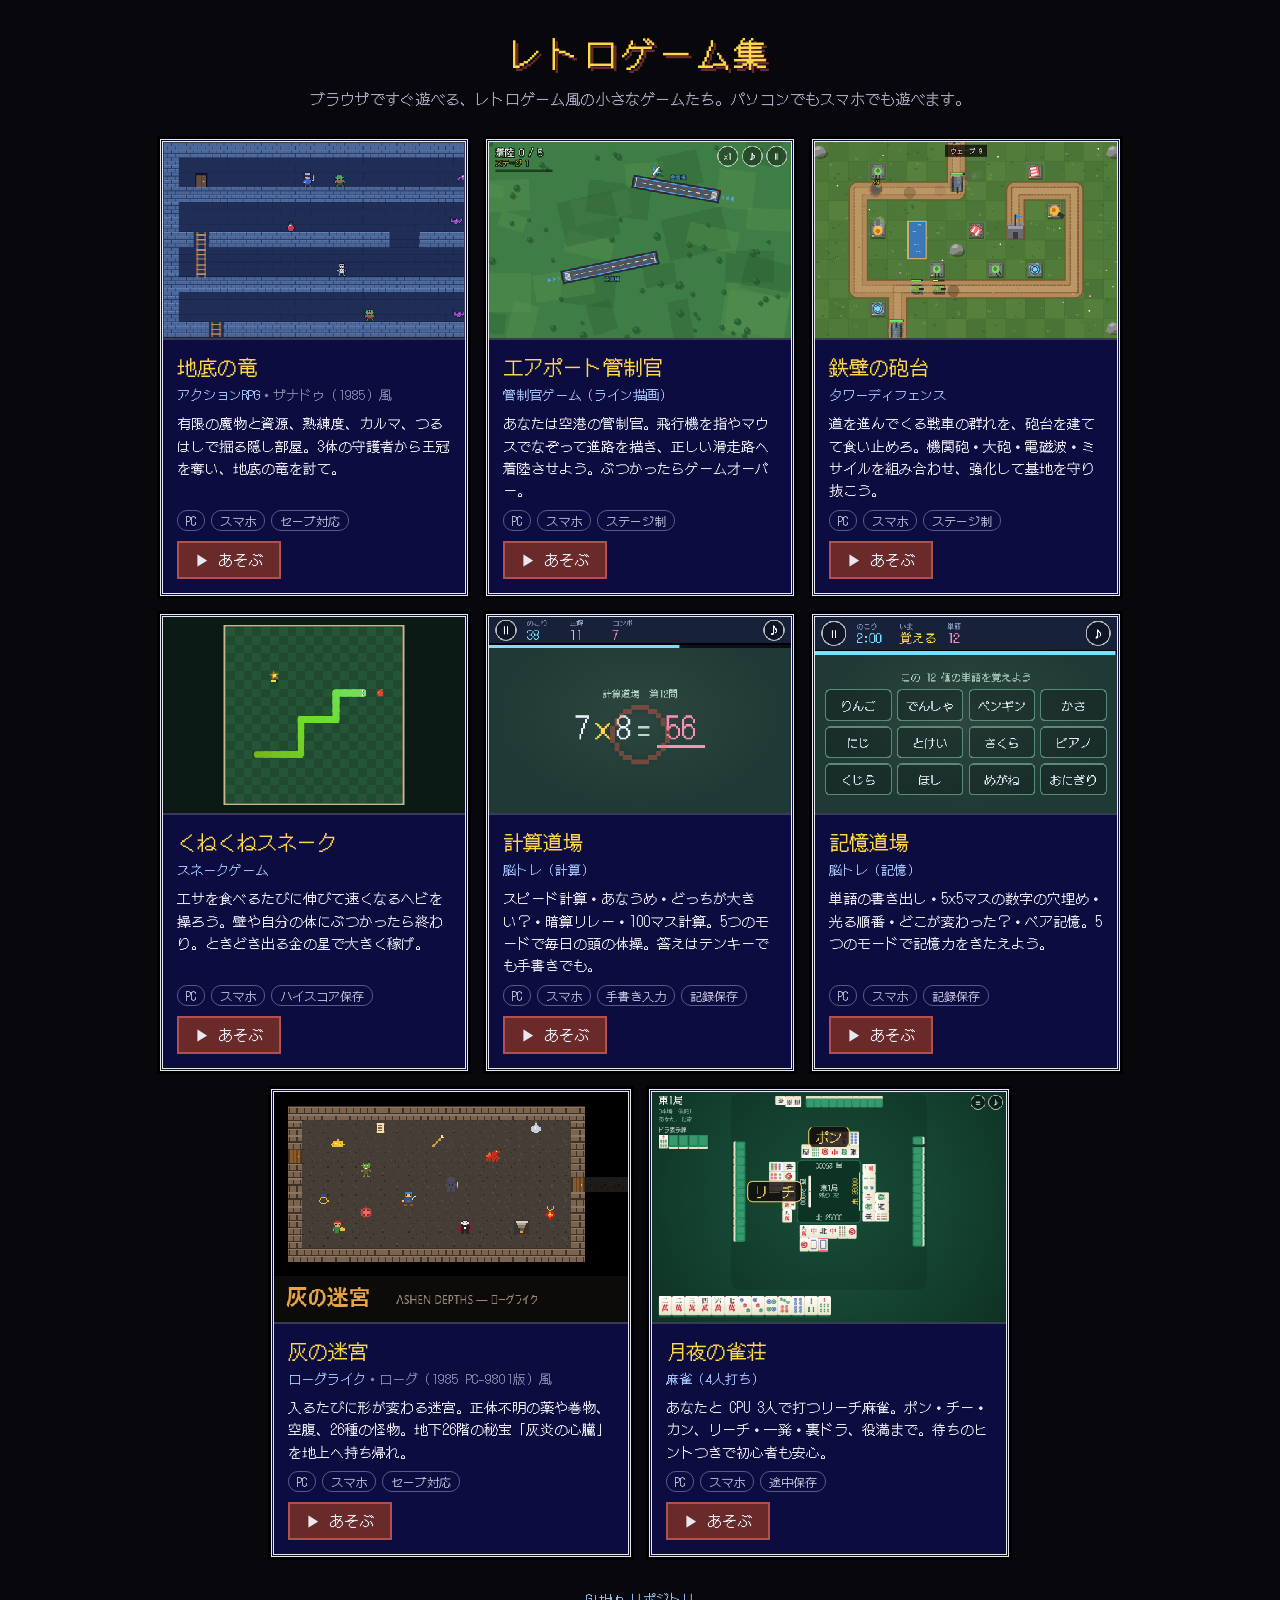
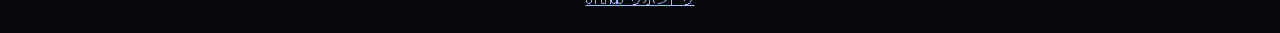
<file: index.html>
<!DOCTYPE html>
<html lang="ja">
<head>
<meta charset="utf-8">
<meta name="viewport" content="width=device-width, initial-scale=1, viewport-fit=cover">
<meta name="theme-color" content="#07070c">
<title>レトロゲーム集</title>
<link rel="preconnect" href="https://fonts.googleapis.com">
<link href="https://fonts.googleapis.com/css2?family=DotGothic16&display=swap" rel="stylesheet">
<link rel="stylesheet" href="portal.css?v=2">
</head>
<body>
<header>
  <h1>レトロゲーム集</h1>
  <p>ブラウザですぐ遊べる、レトロゲーム風の小さなゲームたち。パソコンでもスマホでも遊べます。</p>
</header>
<main id="games">
  <noscript>
    <ul>
      <li><a href="underground-dragon/index.html">地底の竜</a></li>
      <li><a href="airport-controller/index.html">エアポート管制官</a></li>
      <li><a href="tank-defense/index.html">鉄壁の砲台</a></li>
      <li><a href="snake/index.html">くねくねスネーク</a></li>
      <li><a href="brain-calc/index.html">計算道場</a></li>
      <li><a href="brain-memory/index.html">記憶道場</a></li>
    </ul>
  </noscript>
</main>
<footer>
  <a href="https://github.com/mo-kazuya/MyGame">GitHub リポジトリ</a>
</footer>
<script src="games.js?v=11"></script>
<script>
  // games.js の一覧からカードを作る
  (function () {
    const esc = s => String(s).replace(/[&<>"']/g, c => ({ '&': '&amp;', '<': '&lt;', '>': '&gt;', '"': '&quot;', "'": '&#39;' }[c]));
    document.getElementById('games').innerHTML = GAMES.map(g => {
      const href = `${g.dir}/index.html`;
      return `<a class="card" href="${esc(href)}">
        <div class="thumb">${g.thumb ? `<img src="${esc(g.dir + '/' + g.thumb)}" alt="" loading="lazy">` : `<span>${esc(g.title)}</span>`}</div>
        <div class="body">
          <h2>${esc(g.title)}</h2>
          <p class="genre">${esc(g.genre)}${g.inspired ? `<span>・${esc(g.inspired)}風</span>` : ''}</p>
          <p class="desc">${esc(g.desc)}</p>
          <p class="tags">${(g.tags || []).map(t => `<span>${esc(t)}</span>`).join('')}</p>
          <span class="play">▶ あそぶ</span>
        </div>
      </a>`;
    }).join('');
  })();
</script>
</body>
</html>
</file>
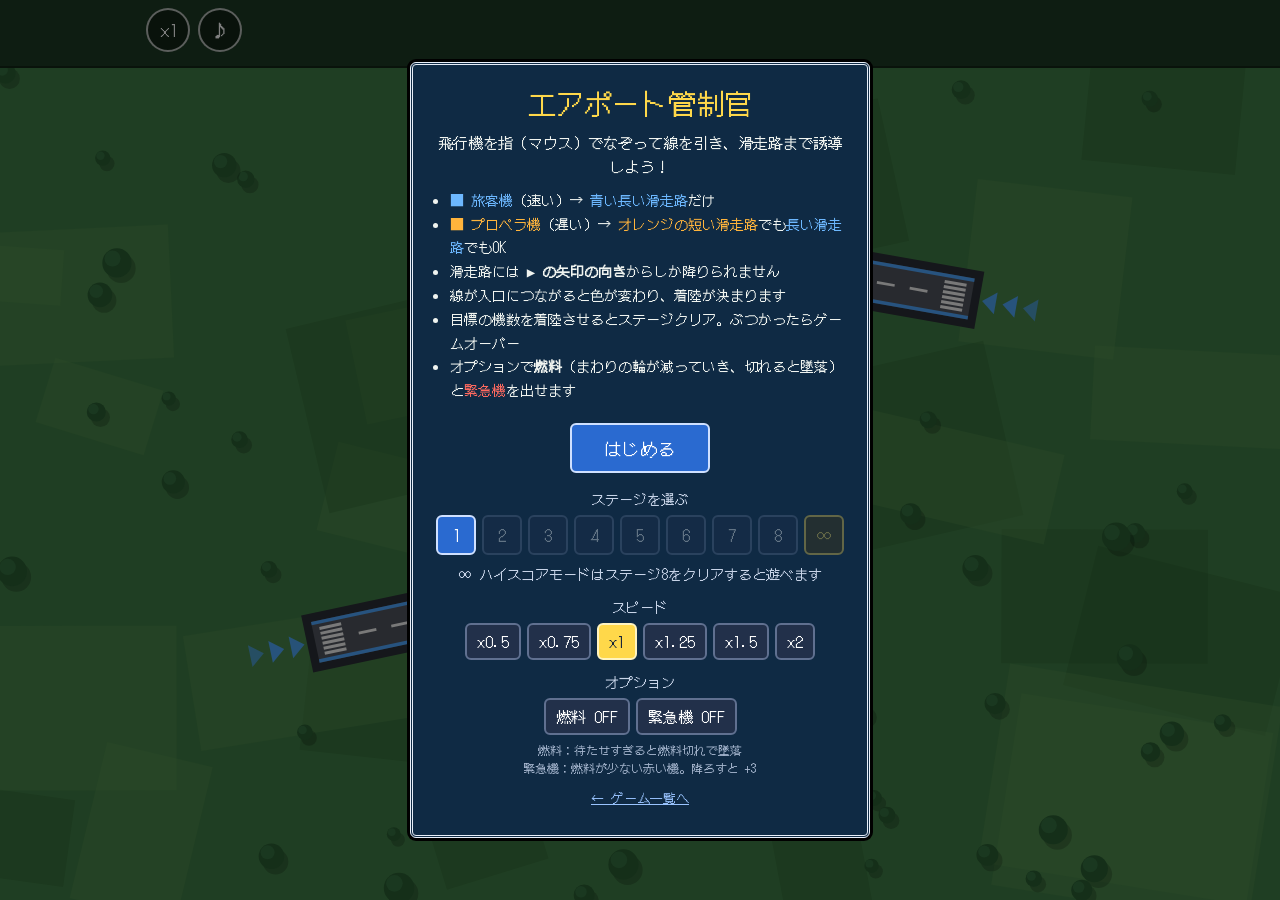
<file: airport-controller/index.html>
<!DOCTYPE html>
<html lang="ja">
<head>
<meta charset="utf-8">
<meta name="viewport" content="width=device-width, initial-scale=1, maximum-scale=1, user-scalable=no, viewport-fit=cover">
<meta name="apple-mobile-web-app-capable" content="yes">
<meta name="mobile-web-app-capable" content="yes">
<meta name="theme-color" content="#2f6b3a">
<title>エアポート管制官</title>
<link rel="preconnect" href="https://fonts.googleapis.com">
<link href="https://fonts.googleapis.com/css2?family=DotGothic16&display=swap" rel="stylesheet">
<link rel="stylesheet" href="style.css?v=1.6">
</head>
<body>
<canvas id="screen"></canvas>
<div id="buttons">
  <button id="speed" title="スピード（+ / -）">×1</button>
  <button id="sound" title="音のオン・オフ">♪</button>
  <button id="pause" title="ポーズ（P / Esc）">Ⅱ</button>
</div>
<div id="overlay"></div>
<script src="game.js?v=1.6"></script>
</body>
</html>
</file>
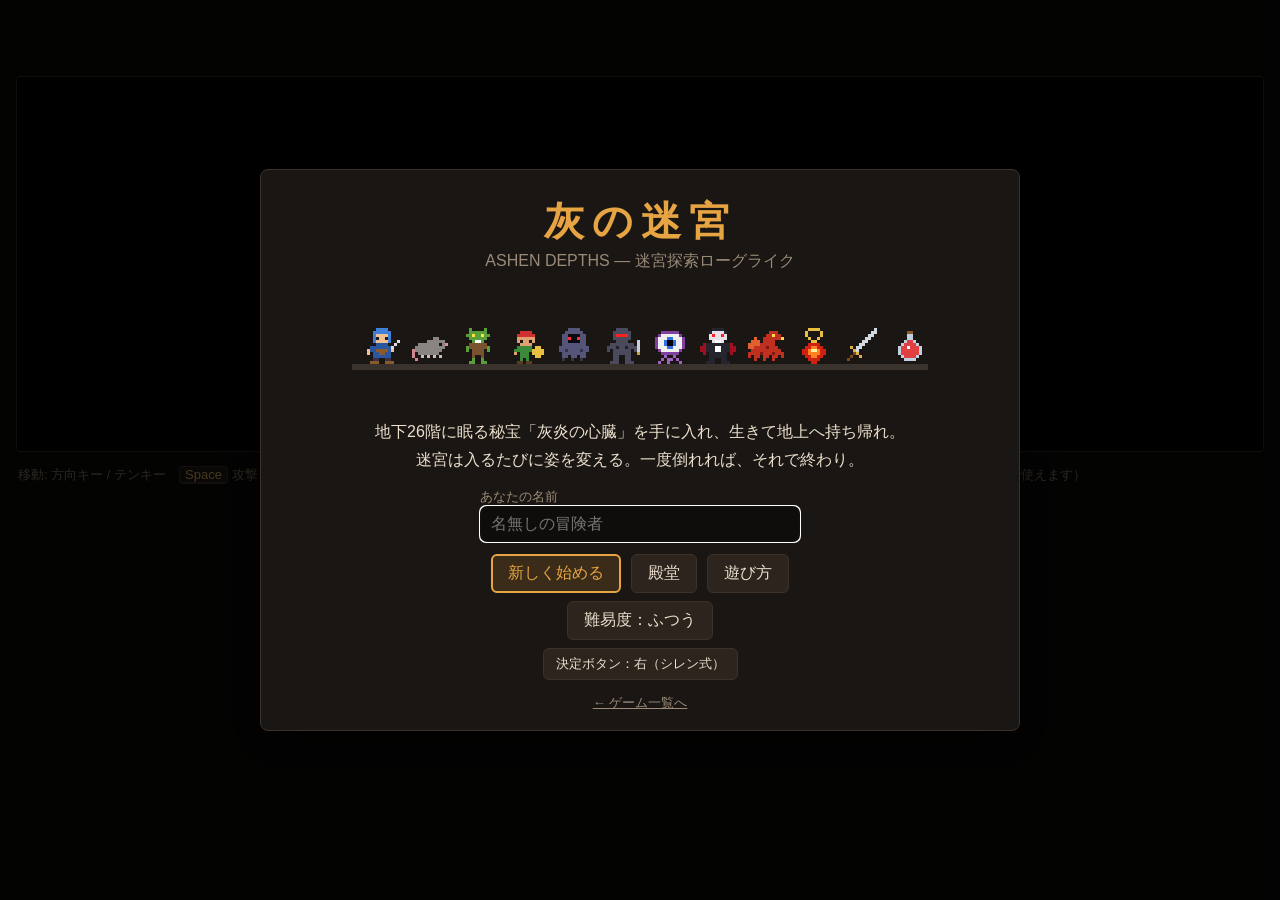
<file: ashen-depths/index.html>
<!doctype html>
<html lang="ja">
<head>
<meta charset="utf-8">
<meta name="viewport" content="width=device-width,initial-scale=1">
<title>灰の迷宮</title>
<style>
:root{--bg:#0d0b0a;--panel:#1a1613;--line:#3d3229;--text:#ebdfcd;--dim:#9a8b78;--accent:#e6a443;--bad:#e2604f;--good:#86c873;--key:#f3c76b}
*{box-sizing:border-box}
html,body{margin:0;background:var(--bg);color:var(--text);font-family:"BIZ UDGothic","Yu Gothic UI","Meiryo","Hiragino Sans","Noto Sans JP",sans-serif}
#app{max-width:1500px;margin:0 auto;padding:10px 16px 16px}
#msg{min-height:4.4em;font-size:15px;line-height:1.45em;padding:4px 2px;color:var(--text)}
#msg .old{color:var(--dim)}
#wrap{position:relative;border:1px solid var(--line);background:#000;border-radius:4px;overflow:hidden}
#cv{display:block;width:100%;height:auto;image-rendering:pixelated;image-rendering:crisp-edges}
#status{display:flex;flex-wrap:wrap;gap:4px 20px;padding:8px 2px 2px;font-size:15px;font-variant-numeric:tabular-nums}
#status .bad{color:var(--bad);font-weight:bold}
#status .good{color:var(--good)}
#hint{color:var(--dim);font-size:13px;padding:4px 2px}
#overlay{position:fixed;inset:0;display:none;align-items:center;justify-content:center;background:rgba(0,0,0,.72);z-index:10;padding:16px}
.panel{background:var(--panel);border:1px solid var(--line);padding:18px 22px;max-height:92vh;overflow:auto;width:min(760px,100%);border-radius:8px;box-shadow:0 10px 40px rgba(0,0,0,.6)}
.panel h2{margin:0 0 12px;font-size:19px;color:var(--accent)}
.panel .foot{margin-top:12px;color:var(--dim);font-size:13px}
.row{display:flex;align-items:center;gap:10px;padding:3px 4px;border-radius:4px;font-size:15px}
.row:hover{background:#2a231d;cursor:pointer}
.row b{color:var(--key);min-width:1.6em}
.row img,.icon{width:24px;height:24px;image-rendering:pixelated;flex:none}
.grid{display:grid;grid-template-columns:repeat(auto-fill,minmax(170px,1fr));gap:4px 12px}
.cols{columns:2 260px;column-gap:28px;font-size:14px;line-height:1.7}
.cols div{break-inside:avoid}
kbd{display:inline-block;min-width:1.6em;text-align:center;padding:0 5px;border:1px solid var(--line);border-bottom-width:2px;border-radius:4px;background:#241e19;color:var(--key);font-family:inherit;font-size:13px}
button{font:inherit;background:#2c241d;color:var(--text);border:1px solid var(--line);padding:8px 16px;border-radius:6px;cursor:pointer}
button:hover{border-color:var(--accent);color:var(--accent)}
input[type=text]{font:inherit;background:#0f0d0b;color:var(--text);border:1px solid var(--line);padding:8px 10px;border-radius:6px;width:100%}
.title{text-align:center}
.title h1{font-size:40px;margin:6px 0 2px;letter-spacing:.2em;color:var(--accent)}
.title .sub{color:var(--dim);margin-bottom:14px}
.title canvas{image-rendering:pixelated;width:min(576px,100%);height:auto;margin:6px auto 12px;display:block}
.panel button.on{border-color:var(--accent);color:var(--accent)}
.title .btns{display:flex;gap:10px;justify-content:center;flex-wrap:wrap;margin-top:12px}
table.fame{width:100%;border-collapse:collapse;font-size:14px}
table.fame td,table.fame th{padding:4px 6px;border-bottom:1px solid var(--line);text-align:left}
table.fame td.n{text-align:right;font-variant-numeric:tabular-nums}
.stone{text-align:center;line-height:1.8}
.stone .rip{font-size:30px;letter-spacing:.3em;color:#cfc6b8}
#view{display:block;width:100%;height:auto;image-rendering:pixelated;image-rendering:crisp-edges;touch-action:manipulation}
#prompt{display:none;gap:8px;flex-wrap:wrap;align-items:center;padding:4px 0 6px}
#prompt.on{display:flex}
#prompt span{color:var(--key);font-size:14px}
#prompt button{padding:6px 14px}
#touch{display:none}
body.touch #touch{display:flex;justify-content:space-between;align-items:flex-end;gap:12px;padding-top:8px;user-select:none;-webkit-user-select:none}
body.touch #hint{display:none}
body.touch #msg{font-size:13px;min-height:3.9em;line-height:1.3em}
body.touch #status{font-size:13px;gap:2px 12px;padding-top:6px}
body.touch #app{padding:6px 10px 10px}
#pad{display:grid;grid-template-columns:repeat(3,58px);grid-template-rows:repeat(3,58px);gap:5px;flex:none}
#acts{display:grid;grid-template-columns:repeat(2,minmax(66px,84px));gap:6px}
#touch button{touch-action:manipulation;-webkit-tap-highlight-color:transparent;user-select:none;-webkit-user-select:none}
#pad button{font-size:22px;padding:0;border-radius:10px;background:#251f1a}
#pad button:active,#acts button:active{background:#3a2f26}
#pad button.mid{font-size:13px;color:var(--dim)}
#acts button{padding:9px 4px;font-size:14px;border-radius:8px}
#acts button.on{border-color:var(--accent);color:var(--accent);background:#3a2c18}
body.touch.land #app{display:grid;grid-template-columns:auto 1fr auto;grid-template-areas:"pad main acts";gap:10px;align-items:center;max-width:none}
body.touch.land #touch{display:contents}
body.touch.land #pad{grid-area:pad}
body.touch.land #acts{grid-area:acts;grid-template-columns:repeat(2,76px)}
body.touch.land #acts button{font-size:13px;padding:8px 2px;white-space:nowrap}
body.touch.land #main{grid-area:main;min-width:0}
.panel .close{margin-top:12px}
.panel .cur,#prompt button.cur{outline:2px solid var(--accent);outline-offset:-2px;background:#3a2c18;color:var(--accent)}
.row.dis{opacity:.45}
.mhead{color:var(--dim);font-size:13px;margin:-6px 0 8px}
</style>
</head>
<body>
<div id="app">
 <div id="main">
  <div id="msg"></div>
  <div id="prompt"></div>
  <div id="wrap"><canvas id="view"></canvas></div>
  <div id="status"></div>
 </div>
  <div id="touch">
    <div id="pad">
      <button data-d="-1,-1">↖</button><button data-d="0,-1">↑</button><button data-d="1,-1">↗</button>
      <button data-d="-1,0">←</button><button data-d="0,0" class="mid">足踏み</button><button data-d="1,0">→</button>
      <button data-d="-1,1">↙</button><button data-d="0,1">↓</button><button data-d="1,1">↘</button>
    </div>
    <div id="acts">
      <button data-k=" ">攻撃</button><button id="tMenu">メニュー</button>
      <button id="tRun">走る</button><button id="tTurn">向き</button>
      <button id="tFeet">足元</button><button id="tMap">全体地図</button>
      <button data-k="a">繰り返す</button><button id="tLog">履歴</button>
    </div>
  </div>
  <div id="hint"></div>
</div>
<div id="overlay"></div>
<script>
'use strict';
// ===================== 基本 =====================
const W=80,H=24,TS=12;
const ROCK=0,WALL=1,FLOOR=2,CORR=3,DOOR=4,SDOOR=5,STAIRS=6;
const rnd=n=>n<=0?0:Math.floor(Math.random()*n);
const roll=(n,s)=>{let t=0;for(let i=0;i<n;i++)t+=rnd(s)+1;return t;};
const dice=s=>{const m=/^(\d+)d(\d+)$/.exec(s);return m?roll(+m[1],+m[2]):0;};
const shuffle=a=>{for(let i=a.length-1;i>0;i--){const j=rnd(i+1);[a[i],a[j]]=[a[j],a[i]];}return a;};
const pickW=arr=>{let t=0;for(const o of arr)t+=o.w;let r=rnd(t);for(let i=0;i<arr.length;i++){r-=arr[i].w;if(r<0)return i;}return 0;};
const sgn=n=>n>=0?'+'+n:''+n;
const esc=s=>String(s).replace(/[&<>"]/g,c=>({'&':'&amp;','<':'&lt;','>':'&gt;','"':'&quot;'}[c]));
const FRUIT='月桃の実';
const AMULET_DEPTH=26;

// ===================== データ =====================
const WEAPONS=[
 {n:'メイス',dmg:'2d4',hurl:'1d3',w:11,spr:'mace'},
 {n:'長剣',dmg:'3d4',hurl:'1d2',w:11,spr:'sword'},
 {n:'短弓',dmg:'1d1',hurl:'1d1',w:12,spr:'bow'},
 {n:'矢',dmg:'1d1',hurl:'2d3',w:12,launch:2,many:true,spr:'arrow'},
 {n:'短剣',dmg:'1d6',hurl:'1d4',w:8,spr:'dagger'},
 {n:'両手剣',dmg:'4d4',hurl:'1d2',w:10,spr:'sword'},
 {n:'ダーツ',dmg:'1d1',hurl:'1d3',w:12,many:true,spr:'dart'},
 {n:'クロスボウ',dmg:'1d1',hurl:'1d1',w:12,spr:'bow'},
 {n:'ボルト',dmg:'1d2',hurl:'2d5',w:12,launch:7,many:true,spr:'arrow'},
 {n:'槍',dmg:'2d3',hurl:'1d6',w:12,spr:'spear'},
];
const ARMORS=[
 {n:'革鎧',ac:8,w:20},{n:'環鎧',ac:7,w:15},{n:'鋲打ち革鎧',ac:7,w:15},{n:'鱗鎧',ac:6,w:13},
 {n:'鎖帷子',ac:5,w:12},{n:'板金片鎧',ac:4,w:10},{n:'帯金鎧',ac:4,w:10},{n:'板金鎧',ac:3,w:5},
];
const P_CONF=0,P_PARA=1,P_POISON=2,P_STR=3,P_SEE=4,P_HEAL=5,P_MDET=6,P_TDET=7,P_LEVEL=8,P_XHEAL=9,P_HASTE=10,P_RESTORE=11,P_BLIND=12,P_NOP=13;
const POTIONS=[
 {n:'混乱',w:8},{n:'麻痺',w:10},{n:'毒',w:8},{n:'筋力増強',w:13},{n:'透視',w:3},{n:'回復',w:13},{n:'怪物感知',w:6},
 {n:'魔力感知',w:6},{n:'レベル上昇',w:2},{n:'大回復',w:5},{n:'加速',w:5},{n:'筋力回復',w:13},{n:'盲目',w:5},{n:'ただの水',w:3},
];
const S_CONFM=0,S_MAP=1,S_HOLD=2,S_SLEEP=3,S_ARMOR=4,S_ID=5,S_SCARE=6,S_FOOD=7,S_TELE=8,S_WEAPON=9,S_CREATE=10,S_UNCURSE=11,S_AGGR=12,S_BLANK=13,S_SLAY=14;
const SCROLLS=[
 {n:'怪物混乱',w:7},{n:'地図',w:4},{n:'金縛り',w:2},{n:'眠り',w:3},{n:'鎧強化',w:7},{n:'識別',w:21},{n:'退魔',w:3},
 {n:'食料感知',w:2},{n:'テレポート',w:5},{n:'武器強化',w:8},{n:'怪物召喚',w:4},{n:'解呪',w:7},{n:'挑発',w:3},{n:'白紙',w:1},{n:'必殺化',w:1},
];
const R_PROT=0,R_STR=1,R_SUST=2,R_SEARCH=3,R_SEEINV=4,R_ADORN=5,R_AGGR=6,R_DEX=7,R_DMG=8,R_REGEN=9,R_SLOW=10,R_TELE=11,R_STEALTH=12,R_MAINT=13;
const RINGS=[
 {n:'守護',w:9,plus:1},{n:'怪力',w:9,plus:1},{n:'筋力維持',w:5},{n:'探索',w:10},{n:'透視',w:10},{n:'装飾',w:1},{n:'挑発',w:8,bad:1},
 {n:'器用',w:8,plus:1},{n:'強撃',w:8,plus:1},{n:'再生',w:4},{n:'消化減速',w:9},{n:'テレポート',w:5,bad:1},{n:'忍び足',w:7},{n:'防錆',w:5},
];
const W_LIGHT=0,W_STRIKE=1,W_ELEC=2,W_FIRE=3,W_COLD=4,W_POLY=5,W_MISSILE=6,W_HASTE=7,W_SLOW=8,W_DRAIN=9,W_NOP=10,W_AWAY=11,W_TO=12,W_CANCEL=13;
const WANDS=[
 {n:'光',w:12},{n:'打撃',w:9},{n:'電撃',w:3},{n:'火炎',w:3},{n:'冷気',w:3},{n:'変化',w:15},{n:'魔法の矢',w:10},
 {n:'怪物加速',w:9},{n:'怪物減速',w:11},{n:'生命吸収',w:9},{n:'無',w:1},{n:'遠ざけ',w:5},{n:'引き寄せ',w:5},{n:'無効化',w:5},
];
const COLORS=[['琥珀色','#e0a030'],['藍色','#3a4ab0'],['黒','#3a3a3a'],['青','#3060e0'],['茶色','#8a5a2a'],['透明','#d8eef8'],['深紅','#c01830'],['水色','#60d0e0'],
 ['生成り','#e8dcb8'],['金色','#e8c040'],['緑','#30a040'],['灰色','#8a8a8a'],['赤紫','#c03080'],['橙','#f08020'],['桃色','#f090b0'],['紫','#8040c0'],
 ['銀色','#c8d0d8'],['黄色','#f0e040'],['白','#f4f4f4'],['朱色','#e04020'],['菫色','#9070e0'],['若草色','#a0d040']];
const GEMS=[['瑪瑙','#c08060'],['紫水晶','#a060d0'],['ダイヤモンド','#e8f8ff'],['エメラルド','#20b060'],['ガーネット','#a02030'],['翡翠','#50a070'],
 ['瑠璃','#2848b0'],['月長石','#d0d8f0'],['黒曜石','#2a2a34'],['オパール','#f0d0e8'],['真珠','#f8f0e8'],['ルビー','#e01030'],['サファイア','#2050d0'],
 ['トパーズ','#f0b030'],['トルコ石','#40c0c0'],['琥珀','#d08020'],['水晶','#e0f0f8']];
const WOODS=[['樫','#8a6030'],['竹','#b0b060'],['黒檀','#3a2c20'],['楓','#c07040'],['柊','#406030'],['杉','#a06040'],['桜','#c08070'],['胡桃','#6a4a2a'],
 ['鉄','#707880'],['銅','#c07040'],['銀','#d0d8e0'],['金','#e0c040'],['真鍮','#c8a040'],['骨','#e8e0c8'],['鉛','#606870'],['白金','#e0e4e8']];
const SYL=['ザ','ル','ヴォ','ネ','ク','ミ','ラ','ドゥ','フェ','ゴ','シュ','ア','イル','ベ','ト','オン','ヴァ','キ','ム','ロ','エル','ナグ','ゼン','ポ','リ','ガ','ソ','テ'];
// ===================== 難易度 =====================
// ident: 0=使うまで不明 1=拾うと識別 2=最初から全種類判明 / boost: 強化アイテムの出やすさ / curse: 呪いの出やすさ
// food: 食料の出やすさ / dmg: 怪物から受けるダメージ倍率 / hp: 最初の最大HP
const DIFF_OPTS=[
 {k:'ident',n:'アイテムの識別',v:[[0,'使うまで不明'],[1,'拾うと識別'],[2,'最初から全部わかる']]},
 {k:'boost',n:'強化アイテムの出現',v:[[1,'ふつう'],[2,'多い（2倍）'],[3,'とても多い（3倍）']]},
 {k:'curse',n:'呪われた装備',v:[[1.5,'多い'],[1,'ふつう'],[0.5,'少ない'],[0,'なし']]},
 {k:'food',n:'食料の出現',v:[[0.7,'少ない'],[1,'ふつう'],[1.5,'多い'],[2,'とても多い']]},
 {k:'dmg',n:'怪物の攻撃力',v:[[1.3,'強い（×1.3）'],[1,'ふつう'],[0.7,'弱い（×0.7）'],[0.5,'とても弱い（×0.5）']]},
 {k:'hp',n:'最初の最大HP',v:[[12,'12（ふつう）'],[20,'20'],[30,'30']]},
];
const DIFF_PRESETS=[
 {id:'easy',n:'かんたん',d:'拾った道具がすぐわかり、強化の巻物や薬がよく出る。初めての人向け',v:{ident:1,boost:2,curse:0.5,food:1.5,dmg:0.7,hp:20}},
 {id:'normal',n:'ふつう',d:'元のローグに近いバランス',v:{ident:0,boost:1,curse:1,food:1,dmg:1,hp:12}},
 {id:'hard',n:'むずかしい',d:'呪いが多く食料が少ない。怪物の攻撃も重い',v:{ident:0,boost:1,curse:1.5,food:0.7,dmg:1.3,hp:12}},
];
const DIFF_KEY='ashen_depths_diff';
const diffNormal=()=>Object.assign({},DIFF_PRESETS[1].v);
function diffName(d){
  const p=DIFF_PRESETS.find(p=>DIFF_OPTS.every(o=>p.v[o.k]===d[o.k]));return p?p.n:'カスタム';
}
function loadDiff(){
  const d=diffNormal();
  try{const s=JSON.parse(localStorage.getItem(DIFF_KEY)||'null');
    if(s)for(const o of DIFF_OPTS)if(o.v.some(v=>v[0]===s[o.k]))d[o.k]=s[o.k];}catch(e){}
  return d;
}
let DIFF=loadDiff();
function saveDiff(){try{localStorage.setItem(DIFF_KEY,JSON.stringify(DIFF));}catch(e){}}
const D=()=>(G&&G.diff)||diffNormal();
// 強化アイテム（boost の倍率がかかるもの）
const BOOST={potion:[P_STR,P_RESTORE,P_LEVEL,P_XHEAL],scroll:[S_ARMOR,S_WEAPON,S_ID,S_UNCURSE],ring:[R_PROT,R_STR,R_DEX,R_DMG,R_REGEN]};
const wts=(arr,cls)=>{const b=D().boost,set=BOOST[cls]||[];return arr.map((o,i)=>({w:o.w*(set.includes(i)?b:1)}));};
const TRAPS=['落とし穴','トラバサミ','眠りガスの罠','矢の罠','テレポートの罠','毒矢の罠'];
const RANKS=['見習い探索者','駆け出し','探索者','冒険者','戦士','剣士','盗賊','勇士','熟練盗賊','武将','英雄','ギルド長','竜殺し','大魔導','迷宮狂','迷宮中毒','伝説','生ける伝説','深淵の主','灰の王','灰の王'];
const LEVELS=[10,20,40,80,160,320,640,1300,2600,5200,13000,26000,50000,100000,200000,400000,800000,2000000,4000000,8000000];

// 怪物（オリジナル）: lvl, ac(低いほど硬い), dmg, exp, 特性
const MONS=[
 {n:'洞窟ネズミ',spr:'rat',lvl:1,ac:7,dmg:'1d3',exp:1,f:'mean',d:'すばしこい小動物。数で押してくる。'},
 {n:'闇コウモリ',spr:'bat',lvl:1,ac:3,dmg:'1d2',exp:1,f:'erratic fast',d:'ふらふらと不規則に飛び回る。'},
 {n:'小鬼',spr:'goblin',lvl:1,ac:5,dmg:'1d8',exp:3,f:'mean',d:'浅い階に住む乱暴者。'},
 {n:'霜スライム',spr:'jelly',lvl:1,ac:9,dmg:'0d0',exp:5,f:'freeze',d:'触れると体が凍りつき、しばらく動けなくなる。'},
 {n:'骨犬',spr:'hound',lvl:1,ac:6,dmg:'1d8',exp:5,f:'mean',d:'骨だけになった猟犬。'},
 {n:'緑の粘体',spr:'ooze',lvl:2,ac:5,dmg:'1d3',exp:3,f:'split',d:'斬られると分裂することがある。'},
 {n:'毒トカゲ',spr:'lizard',lvl:2,ac:3,dmg:'1d6',exp:9,f:'mean drainstr',d:'噛まれると毒で筋力が落ちる。'},
 {n:'腐れ屍',spr:'ghoul',lvl:2,ac:8,dmg:'1d8',exp:6,f:'mean',d:'のろのろと歩く死体。'},
 {n:'金くすね小人',spr:'imp',lvl:3,ac:8,dmg:'1d1',exp:10,f:'stealgold',d:'金貨を盗んで消える。倒すと金貨を落とす。'},
 {n:'牙イノシシ',spr:'boar',lvl:3,ac:2,dmg:'1d5/1d5',exp:32,f:'mean',d:'硬い毛皮の突進獣。'},
 {n:'盗み妖精',spr:'sprite',lvl:3,ac:9,dmg:'0d0',exp:37,f:'stealitem',d:'持ち物を一つ盗んで消える。'},
 {n:'骸骨弓兵',spr:'skeleton',lvl:4,ac:4,dmg:'1d6/1d6',exp:17,f:'',d:'弓を背負った骸骨の兵士。'},
 {n:'氷原の毛獣',spr:'beast',lvl:4,ac:6,dmg:'1d6/1d6',exp:50,f:'',d:'白い長毛に覆われた獣。'},
 {n:'錆喰い虫',spr:'rust',lvl:5,ac:2,dmg:'0d0/0d0',exp:20,f:'mean rust',d:'触れた鎧を錆びさせる。'},
 {n:'怨霊',spr:'wraith',lvl:5,ac:4,dmg:'1d6',exp:55,f:'drainlvl',d:'触れられると経験を吸い取られる。'},
 {n:'岩肌の巨人',spr:'giant',lvl:6,ac:4,dmg:'1d8/1d8/2d6',exp:120,f:'mean regen',d:'傷がみるみる塞がっていく。'},
 {n:'擬態箱',spr:'mimic',lvl:7,ac:7,dmg:'4d4',exp:100,f:'mimic',d:'アイテムのふりをして待ち伏せる。'},
 {n:'黒騎士',spr:'knight',lvl:7,ac:-2,dmg:'1d3/1d3/1d3/4d6',exp:190,f:'mean',d:'分厚い鎧の連撃の使い手。'},
 {n:'食人花',spr:'plant',lvl:8,ac:3,dmg:'0d0',exp:80,f:'mean hold',d:'捕まると逃げられず、傷はどんどん深くなる。'},
 {n:'透明な影',spr:'shade',lvl:8,ac:3,dmg:'4d4',exp:120,f:'invis',d:'姿が見えない。透視の力が必要。'},
 {n:'惑わしの眼',spr:'eye',lvl:8,ac:2,dmg:'3d4/3d4/2d5',exp:200,f:'mean gaze',d:'目が合うと混乱させられる。'},
 {n:'吸血公',spr:'vampire',lvl:8,ac:1,dmg:'1d10',exp:350,f:'mean regen drainhp',d:'最大HPを吸い取る。'},
 {n:'影の歩哨',spr:'sentinel',lvl:12,ac:0,dmg:'2d8/2d8',exp:1500,f:'mean',d:'深層を守る無言の番兵。'},
 {n:'雷鳥',spr:'bird',lvl:13,ac:2,dmg:'4d3/3d5/4d3',exp:2000,f:'mean fast regen',d:'稲妻のように素早い巨鳥。'},
 {n:'双頭の大蛇',spr:'serpent',lvl:15,ac:6,dmg:'2d12/2d4',exp:3000,f:'',d:'二つの頭で同時に噛みつく。'},
 {n:'炎竜',spr:'dragon',lvl:10,ac:-1,dmg:'1d8/1d8/3d10',exp:5000,f:'mean flame',d:'遠くから炎を吐く迷宮の王者。'},
];
const M_FROST=3,M_DRAGON=25;

// ===================== スプライト =====================
const SP={
hero:{p:{H:'#3f7fd8',S:'#f0c090',k:'#1a1a1a',C:'#2a56a0',B:'#8a5a2a',L:'#3a3048',M:'#d8dce8'},r:[
'....HHHH....','...HHHHHH...','...HSSSSH...','...HkSSkH...','...HSSSSH..M','....CCCC..M.',
'..CCCCCCCM..','.SCCBBBBCS..','.S.CCBBCC...','...CCCCCC...','...LL..LL...','..BBB..BBB..']},
rat:{p:{G:'#8a8580',k:'#111',P:'#e090a0',T:'#d08890',W:'#c8c0b8'},r:[
'............','............','............','.......GG...','.....GGGGGG.','..GGGGGGGkGP',
'.GGGGGGGGGG.','TGGGGGGGGG..','T.GGGGGGG...','T..W.W.W.W..','.T..........','............']},
bat:{p:{W:'#6b4a8a',B:'#3d2a52',r:'#ff3030',b:'#2a1a3a'},r:[
'............','............','W..........W','WW..B..B..WW','WWW.BBBB.WWW','WWWWBrBrWWWW',
'WWWWBBBBWWWW','.WWW.BB.WWW.','..W..BB..W..','.....bb.....','............','............']},
goblin:{p:{G:'#5a9e3a',y:'#ffe040',w:'#fff',L:'#7a5230',k:'#222'},r:[
'...G....G...','...GGGGGG...','..GGyGGyGG..','...GGGGGG...','....GwwG....','...LLLLLL...',
'..GLLLLLLG..','..G.LLLL.G..','....LLLL....','....L..L....','....G..G....','...GG..GG...']},
jelly:{p:{C:'#8fe0ff',W:'#ffffff',k:'#20405a',c:'#4fa0c0'},r:[
'............','............','............','....CCCC....','...CWCCCC...','..CCCCCCCC..',
'..CkCCCCkC..','..CCCCCCCC..','.CCCCCCCCCC.','.CCCCCCCCCC.','CCCCCCCCCCCC','.c.c.c.c.c..']},
hound:{p:{W:'#e8e0c8',r:'#e03030',d:'#a09880'},r:[
'............','.........WW.','........WWrW','........WWWW','.......WWWd.','.WWWWWWWWW..',
'W.WdWdWdWW..','.WWWWWWWWW..','.W.W...W.W..','.W.W...W.W..','.W.W...W.W..','WW.WW.WW.WW.']},
ooze:{p:{O:'#6ad04a',o:'#2a6020',w:'#d0ffc0'},r:[
'............','............','............','.....OO.....','....OwOO....','...OOOOOO...',
'..OoOOOOoO..','..OOOOOOOO..','.OOOOOOOOOO.','OOOOOOOOOOOO','OOOOoOOoOOOO','.OOOOOOOOOO.']},
lizard:{p:{L:'#8bc34a',l:'#4a7a20',k:'#111',r:'#e02020'},r:[
'............','............','............','........LLL.','.......LLkLL','L.....LLLLLr',
'LL..LlLlLL..','.LLLLLLLLL..','..LLlLLlL...','...L.L.L.L..','..L..L..L.L.','............']},
ghoul:{p:{Z:'#8aa070',r:'#e03020',k:'#2a2a20',T:'#6b5a4a',P:'#4a4a5a'},r:[
'....ZZZZ....','...ZZZZZZ...','...ZrZZrZ...','...ZZZZZZ...','....ZkkZ....','...TTTTTT...',
'.ZZTTTTTTZZ.','.Z.TTTTTT.Z.','...TTTTTT...','...PP..PP...','...PP..PP...','..ZZ...ZZ...']},
imp:{p:{R:'#d03030',S:'#e0a070',k:'#111',G:'#3a8a3a',Y:'#e8c040',B:'#5a3a20'},r:[
'............','....RRRR....','...RRRRRR...','...SSSSSS...','...SkSSkS...','....SSSS....',
'...GGGGG.YY.','..GGGGGGYYYY','..S.GGG.YYYY','....GGG..YY.','....G.G.....','...BB.BB....']},
boar:{p:{B:'#6b4a2a',b:'#4a3018',k:'#111',P:'#e0a0a0',W:'#f4f0e0'},r:[
'............','............','..b.........','.bBBBBBB....','bBBBBBBBBB..','BBBBBBBBBkB.',
'BBBBBBBBBBBP','BBBBBBBBBBWW','.BBBBBBBBB.W','.B.B..B.B...','.b.b..b.b...','............']},
sprite:{p:{W:'#bfefff',H:'#ff80c0',S:'#f8d0b0',k:'#222',P:'#c060e0'},r:[
'............','.WW......WW.','WWWW.HH.WWWW','WWWWHSSHWWWW','.WWWSkSkWWW.','..WW.SS.WW..',
'.....PP.....','....PPPP....','...SPPPPS...','.....PP.....','.....S.S....','............']},
skeleton:{p:{W:'#e8e0c8',k:'#111',b:'#8a5a2a',s:'#bbb'},r:[
'....WWWW..b.','...WWWWWW..b','...WkWWkW..s','....WWWW...s','.....WW....s','...WWWWWW..s',
'..W.WWWW.WWb','....WWWW..b.','....W..W....','....W..W....','...WW..WW...','............']},
beast:{p:{W:'#e0e8f0',b:'#3060ff',k:'#334',w:'#b8c4d0'},r:[
'...WWWWWW...','..WWWWWWWW..','..WbWWWWbW..','..WWWWWWWW..','..WWWkkWWW..','.WWWWWWWWWW.',
'WWWwWWWWwWWW','WW.WWWWWW.WW','W..WWWWWW..W','...WwWWwW...','...WW..WW...','..WWW..WWW..']},
rust:{p:{O:'#c86a20',o:'#8a3a10',k:'#111',l:'#5a3010'},r:[
'............','..o......o..','...o....o...','....OOOO....','...OkOOkO...','..OOOOOOOO..',
'.OOooOOooOO.','.OOOOOOOOOO.','.OOooOOooOO.','..OOOOOOOO..','.l.l.l.l.l..','............']},
wraith:{p:{D:'#55557a',d:'#33334a',k:'#0a0a12',r:'#ff3030'},r:[
'....DDDD....','...DDDDDD...','..DDkkkkDD..','..DDrkkrDD..','..DDkkkkDD..','..DDDDDDDD..',
'.DDDDDDDDDD.','.DDdDDDDdDD.','..DDDDDDDD..','..DD.DD.DD..','..d..d..d...','............']},
giant:{p:{S:'#8a7a6a',s:'#6a5a4a',r:'#ff5020',m:'#3a2a20'},r:[
'...SSSSSS...','...SrSSrS...','...SSSSSS...','..SSSmmSSS..','.SSSSSSSSSS.','SSsSSSSSSsSS',
'SS.SSsSSS.SS','SS.SSSSSS.SS','...SSSsSS...','...SS..SS...','...SS..SS...','..SSS..SSS..']},
mimic:{p:{B:'#8a5a2a',Y:'#e0b040',W:'#f8f8f0',k:'#400'},r:[
'............','............','.BBBBBBBBBB.','BBBBBBBBBBBB','BYYYYYYYYYYB','BBBBBYYBBBBB',
'BWkWkWkWkWkB','BkWkWkWkWkWB','BBBBBBBBBBBB','BBBBBYYBBBBB','BBBBBBBBBBBB','.B........B.']},
knight:{p:{K:'#4a4a5c',k:'#22222c',r:'#ff2020',s:'#c8d0dc',H:'#c0a040'},r:[
'....KKKK....','...KKKKKK...','...KrrrrK...','...KKKKKK...','....KKKK...s','..KKKKKKKK.s',
'.KKKkKKkKKKs','.K.KKKKKK.Ks','...KKKKKK..H','...KK..KK...','...KK..KK...','..KKK..KKK..']},
plant:{p:{R:'#c03050',W:'#fff',k:'#300010',G:'#3a8a3a',L:'#5ab04a'},r:[
'............','..RRRRRRRR..','.RRWRRRRWRR.','.RkkkkkkkkR.','.RWkWkWkWkR.','..RRRRRRRR..',
'.....GG.....','..L..GG..L..','.LLL.GG.LLL.','..LLLGGLLL..','.....GG.....','...GGGGGG...']},
shade:{p:{P:'#a090d0',w:'#ffffff'},r:[
'....PPPP....','...P....P...','..P.w..w.P..','..P......P..','..P..PP..P..','...P....P...',
'..P......P..','.P........P.','.P........P.','..P.P..P.P..','...P.PP.P...','............']},
eye:{p:{P:'#8040a0',W:'#f0f0f0',B:'#3070e0',k:'#000',t:'#a060c0'},r:[
'............','...PPPPPP...','..PWWWWWWP..','.PWWWBBWWWP.','.PWWBkkBWWP.','.PWWBkkBWWP.',
'.PWWWBBWWWP.','..PWWWWWWP..','...PPPPPP...','....t..t....','...t.tt.t...','..t..t...t..']},
vampire:{p:{k:'#25252e',S:'#e8e0e8',r:'#ff2020',W:'#ffffff',R:'#a01020'},r:[
'....kkkk....','...kSSSSk...','...SrSSrS...','...SSSSSS...','....SWWS....','.RkkkkkkkkR.',
'RRkkkWWkkkRR','RRkkkWWkkkRR','.R.kkkkkk.R.','...kkkkkk...','...kk..kk...','..kkk..kkk..']},
sentinel:{p:{s:'#3a3a60',c:'#101020',Y:'#f0f040',e:'#5a5aa8'},r:[
'....ssss....','...ssssss...','..ssccccss..','..sscYYcss..','..ssccccss..','...ssssss...',
'.ssseeeesss.','ss.ssssss.ss','ss.ssssss.ss','...ssssss...','...ss..ss...','..sss..sss..']},
bird:{p:{Y:'#f0d030',y:'#c09010',k:'#111',o:'#f08020',b:'#80c0ff'},r:[
'............','Y....YY....Y','YY..YYYY..YY','YYY.YkYY.YYY','YYYYYYYYoYYY','.YYYyYYyYYY.',
'..YYYYYYYY..','....YYYY....','...b.yy.b...','....b..b....','...b....b...','............']},
serpent:{p:{G:'#3a8060',g:'#2a5a40',k:'#111',r:'#e02020',Y:'#d0d060'},r:[
'.GG......GG.','GkGG....GGkG','GGGr....rGGG','.GG......GG.','..GG....GG..','...GG..GG...',
'....GGGG....','....GYGG....','...GGGGYG...','..GGg..gGG..','.GGG....GGG.','GGGGGGGGGGGG']},
dragon:{p:{R:'#c03020',r:'#801810',W:'#e06030',Y:'#ffe040',k:'#111'},r:[
'............','.......RRR..','......RRYRR.','..W..RRRRRRY','.WWW.RRRR...','WWWWRRRRR...',
'WWRRRRrRRR..','.RRRRRRRRRR.','RRRRrRRRrRRR','R.RR.RR.RR.R','..R..R..R...','............']},
// アイテム
potion:{p:{C:'#8a5a2a',G:'#c0d0e0',W:'#ffffff',L:'#e04040'},r:[
'............','.....CC.....','.....GG.....','.....GG.....','....GLLG....','...GLLLLG...',
'..GLLWLLLG..','..GLLLLLLG..','..GLLLLLLG..','...GLLLLG...','....GGGG....','............']},
scroll:{p:{B:'#8a5a2a',P:'#f0e0b0',k:'#806040'},r:[
'............','............','..BPPPPPPB..','..BPPPPPPB..','...PkkkkP...','...PPPPPP...',
'...PkkkPP...','...PPPPPP...','...PkkkkP...','..BPPPPPPB..','..BPPPPPPB..','............']},
ring:{p:{L:'#e01030',W:'#ffffff',Y:'#e8c040'},r:[
'............','............','.....LL.....','....LWLL....','.....LL.....','....YYYY....',
'...Y....Y...','..Y......Y..','..Y......Y..','...Y....Y...','....YYYY....','............']},
wand:{p:{M:'#8a6030',S:'#ffe060',W:'#ffffff'},r:[
'............','..........S.','.........SWS','........MS..','.......MM...','......MM....',
'.....MM.....','....MM......','...MM.......','..MM........','.MM.........','............']},
sword:{p:{W:'#d0d8e0',H:'#e0b040',B:'#7a4a20'},r:[
'..........W.','.........WW.','........WW..','.......WW...','......WW....','.....WW.....',
'..H.WW......','...HW.......','...BH.......','..B..H......','.B..........','............']},
dagger:{p:{W:'#d0d8e0',H:'#e0b040',B:'#7a4a20'},r:[
'............','............','............','.......W....','......WW....','.....WW.....',
'...H.W......','....H.......','...B.H......','..B.........','............','............']},
mace:{p:{M:'#9aa0a8',m:'#606870',B:'#7a4a20'},r:[
'.......M.M..','......MMMMM.','.....MMmMMM.','......MMMM..','.....B.M....','....B.......',
'...B........','..B.........','.B..........','............','............','............']},
spear:{p:{W:'#d0d8e0',B:'#8a6030'},r:[
'..........W.','.........WWW','........WW..','.......B....','......B.....','.....B......',
'....B.......','...B........','..B.........','.B..........','............','............']},
bow:{p:{B:'#8a5a2a',s:'#e8e8e8'},r:[
'...BB.......','....BB......','.....B.s....','.....B..s...','......B..s..','......B...s.',
'......B...s.','......B..s..','.....B..s...','.....B.s....','....BB......','...BB.......']},
arrow:{p:{W:'#d0d8e0',S:'#9a7040',F:'#e04040'},r:[
'............','..........WW','.........WW.','........S...','.......S....','......S.....',
'.....S......','....S.......','...S........','.FFS........','.FF.........','............']},
dart:{p:{W:'#d0d8e0',S:'#9a7040',F:'#40a0e0'},r:[
'............','............','............','........WW..','.......WW...','......S.....',
'.....S......','....FF......','...FF.......','............','............','............']},
armor:{p:{A:'#8a9aa8',d:'#5a6a78',Y:'#c0a040'},r:[
'............','..AA....AA..','.AAAAAAAAAA.','.AAAAAAAAAA.','..AAAdYAAA..','..AAAAAAAA..',
'..AAAdYAAA..','..AAAAAAAA..','..AdAAAAdA..','..AAAAAAAA..','...AAAAAA...','............']},
food:{p:{B:'#c08040',b:'#8a5020',w:'#f0d8a0'},r:[
'............','............','............','....BBBB....','..BBwBBwBB..','.BBBBBBBBBB.',
'.BbBBBbBBBB.','.BBBBBBBBBB.','..bbbbbbbb..','............','............','............']},
fruit:{p:{O:'#f08030',o:'#c05010',G:'#40a040',W:'#ffd0a0'},r:[
'............','.....G......','......GG....','....OOOO....','...OWOOOO...','..OOOOOOOO..',
'..OOOOOOOO..','..OOOOOOoO..','...OOOOoO...','....oooo....','............','............']},
gold:{p:{Y:'#f0c030',W:'#fff4b0',y:'#b08010'},r:[
'............','............','............','............','.....YY.....','...YYWYYY...',
'..YYYYYYYY..','.YYYWYYYyYY.','YYyYYYYWYYYY','.YYYYyYYYYY.','............','............']},
amulet:{p:{Y:'#e8c040',R:'#d02010',O:'#ff8020',W:'#fff0a0'},r:[
'....YYYY....','...Y....Y...','...Y....Y...','....Y..Y....','.....YY.....','....RRRR....',
'...RROORR...','..RROWWORR..','..RROOOORR..','...RROORR...','....RRRR....','.....RR.....']},
};
const sprCache={};
function mkSprite(def,over){
  const c=document.createElement('canvas');c.width=c.height=12;const g=c.getContext('2d');
  const pal=Object.assign({},def.p,over||{});
  def.r.forEach((row,y)=>{for(let x=0;x<12;x++){const ch=row[x];if(!ch||ch==='.')continue;g.fillStyle=pal[ch]||'#f0f';g.fillRect(x,y,1,1);}});
  return c;
}
function spr(name,tint){
  const key=name+(tint||'');
  if(!sprCache[key])sprCache[key]=mkSprite(SP[name],tint?{L:tint,M:tint}:null);
  return sprCache[key];
}
const urlCache={};
function sprURL(c){if(!c._u)c._u=c.toDataURL();return c._u;}

// タイル（手続き生成）
const TILE={};
function mkTiles(){
  const mk=(f)=>{const c=document.createElement('canvas');c.width=c.height=12;f(c.getContext('2d'));return c;};
  const px=(g,col,pts)=>{g.fillStyle=col;for(const[x,y]of pts)g.fillRect(x,y,1,1);};
  TILE.floor=[0,1,2,3].map(v=>mk(g=>{g.fillStyle='#463e36';g.fillRect(0,0,12,12);
    px(g,'#544a40',[[1+v,2],[7,5+v%2],[3,9],[10-v,8],[5,1+v]]);px(g,'#2f2924',[[0,0],[6+v%3,10],[9,3]]);}));
  TILE.corr=[0,1,2,3].map(v=>mk(g=>{g.fillStyle='#332d28';g.fillRect(0,0,12,12);
    px(g,'#423a32',[[2+v,3],[8,7-v%2],[5,10],[10,1+v]]);px(g,'#1e1a17',[[4,6],[9-v,9],[1,8]]);}));
  TILE.wall=[0,1].map(v=>mk(g=>{g.fillStyle='#7a6450';g.fillRect(0,0,12,12);g.fillStyle='#3e3228';
    g.fillRect(0,0,12,1);g.fillRect(0,6,12,1);
    const o=v?3:0;g.fillRect((4+o)%12,1,1,5);g.fillRect((10+o)%12,1,1,5);g.fillRect((1+o)%12,7,1,5);g.fillRect((7+o)%12,7,1,5);
    g.fillStyle='#8e7660';g.fillRect(0,1,12,1);g.fillRect(0,7,12,1);}));
  TILE.door=mk(g=>{g.fillStyle='#3a332d';g.fillRect(0,0,12,12);g.fillStyle='#5a3a1c';g.fillRect(1,0,10,12);
    g.fillStyle='#8a5a2a';g.fillRect(2,1,8,11);g.fillStyle='#6a4420';g.fillRect(4,1,1,11);g.fillRect(7,1,1,11);
    g.fillStyle='#e0c040';g.fillRect(8,6,1,1);});
  TILE.stairs=mk(g=>{g.fillStyle='#3a332d';g.fillRect(0,0,12,12);
    const cols=['#d8d0c0','#b0a898','#888070','#605848','#383028'];
    for(let i=0;i<5;i++){g.fillStyle=cols[i];g.fillRect(1+i,1+i*2,10-i*2,2);}
    g.fillStyle='#f0a030';g.fillRect(5,10,2,1);});
  TILE.trap=mk(g=>{g.drawImage(TILE.floor[0],0,0);g.strokeStyle='#e04848';g.lineWidth=1;
    g.beginPath();g.arc(6,6,4,0,Math.PI*2);g.stroke();
    g.fillStyle='#ff6060';g.fillRect(5,3,2,6);g.fillRect(3,5,6,2);});
}
mkTiles();

// ===================== 状態 =====================
let G=null,P=null,mode='title',lastKey=null,overlayKey=null;
const cv=document.createElement('canvas'),ctx=cv.getContext('2d');
cv.width=W*TS;cv.height=H*TS;
const view=document.getElementById('view'),vctx=view.getContext('2d');
let VW=W,VH=H,camX=0,camY=0,fullMap=false,runNext=false;
const isTouch=()=>window.matchMedia('(pointer:coarse)').matches||window.innerWidth<760;
function layout(){
  const touch=isTouch(),land=touch&&window.innerWidth>window.innerHeight;
  document.body.classList.toggle('touch',touch);document.body.classList.toggle('land',land);
  if(!touch||fullMap){VW=W;VH=H;}
  else{
    const main=document.getElementById('main');
    const w=Math.max(200,main.clientWidth||window.innerWidth-20);
    VW=Math.max(15,Math.min(W,Math.round(w/(land?16:15))));
    const tile=w/VW;
    const reserved=land?120:(document.getElementById('touch').offsetHeight+150);
    VH=Math.max(9,Math.min(H,Math.floor((window.innerHeight-reserved)/tile)));
  }
  if(view.width!==VW*TS||view.height!==VH*TS){view.width=VW*TS;view.height=VH*TS;}
}
const $msg=document.getElementById('msg'),$status=document.getElementById('status'),$ov=document.getElementById('overlay');

function msg(s){if(!G)return;G.msgs.push(s);G.hist.push(s);if(G.hist.length>80)G.hist.shift();}
const idx=(x,y)=>y*W+x;
const inb=(x,y)=>x>=0&&y>=0&&x<W&&y<H;
function tile(x,y){return inb(x,y)?G.map[idx(x,y)]:ROCK;}
function walkable(x,y){const t=tile(x,y);return t===FLOOR||t===CORR||t===DOOR||t===STAIRS;}
function diagOK(x1,y1,x2,y2){
  if(x1===x2||y1===y2)return true;
  if(tile(x1,y1)===DOOR||tile(x2,y2)===DOOR)return false;
  return walkable(x2,y1)&&walkable(x1,y2);
}
function monAt(x,y){return G.mons.find(m=>m.x===x&&m.y===y);}
function itemAt(x,y){return G.items.find(o=>o.x===x&&o.y===y);}
function trapAt(x,y){return G.traps.find(t=>t.x===x&&t.y===y);}
function worn(){return [P.ringL,P.ringR].filter(Boolean);}
function hasRing(k){return worn().some(r=>r.kind===k);}
function ringSum(k){return worn().filter(r=>r.kind===k).reduce((s,r)=>s+r.ench,0);}
function effStr(){return P.str+ringSum(R_STR);}
function pAC(){return (P.armor?P.armor.ac:10)-ringSum(R_PROT);}
function seeInvis(){return P.seeInv>0||hasRing(R_SEEINV);}
function strPlus(s){if(s<8)return s-7;if(s<17)return 0;if(s<19)return 1;if(s<21)return 2;return 3;}
function addDam(s){if(s<8)return s-7;if(s<16)return 0;if(s<18)return 1;if(s===18)return 2;if(s<22)return 3;return 4;}
function swing(lvl,ac,plus){return rnd(20)+plus>=(20-lvl)-ac;}
function rank(){return RANKS[Math.min(P.lvl-1,RANKS.length-1)];}
function pRoom(){return G.roomMap[idx(P.x,P.y)];}
function canSee(x,y){
  if(P.blind>0)return x===P.x&&y===P.y;
  if(Math.abs(x-P.x)<=1&&Math.abs(y-P.y)<=1)return true;
  const r=pRoom();
  return r>=0&&!G.rooms[r].dark&&G.roomMap[idx(x,y)]===r;
}
function canSeeMon(m){return canSee(m.x,m.y)&&(!m.flags.invis||seeInvis());}
function monName(m){return canSeeMon(m)?MONS[m.type].n:'何か';}

// ===================== 迷宮生成 =====================
function genLevel(){
  G.map=new Array(W*H).fill(ROCK);G.seen=new Array(W*H).fill(0);G.roomMap=new Array(W*H).fill(-1);
  G.rooms=[];G.traps=[];G.items=[];G.mons=[];
  const CW=26,CH=8;
  const gone=new Set();const ng=rnd(4);while(gone.size<ng)gone.add(rnd(9));
  for(let i=0;i<9;i++){
    const tx=(i%3)*CW,ty=Math.floor(i/3)*CH;
    if(gone.has(i)){G.rooms.push({x:tx+3+rnd(CW-6),y:ty+2+rnd(CH-4),w:1,h:1,gone:true,dark:false});continue;}
    const w=rnd(20)+4,h=rnd(3)+4;
    const x=tx+1+rnd(CW-1-w),y=ty+1+rnd(CH-1-h);
    const r={x,y,w,h,gone:false,dark:rnd(10)<G.depth-1};
    for(let yy=y;yy<y+h;yy++)for(let xx=x;xx<x+w;xx++){
      const k=idx(xx,yy);G.map[k]=(yy===y||yy===y+h-1||xx===x||xx===x+w-1)?WALL:FLOOR;G.roomMap[k]=i;}
    G.rooms.push(r);
  }
  const nb=i=>{const a=[];if(i%3<2)a.push(i+1);if(i%3>0)a.push(i-1);if(i<6)a.push(i+3);if(i>2)a.push(i-3);return a;};
  const connected=new Set([rnd(9)]),made=new Set();
  let guard=0;
  while(connected.size<9&&guard++<1000){
    const arr=[...connected];const a=arr[rnd(arr.length)];
    const c=nb(a).filter(b=>!connected.has(b));if(!c.length)continue;
    const b=c[rnd(c.length)];const lo=Math.min(a,b),hi=Math.max(a,b);
    conn(lo,hi);made.add(lo+'-'+hi);connected.add(b);
  }
  let extra=rnd(5);
  for(let t=0;t<30&&extra>0;t++){
    const a=rnd(9),ns=nb(a),b=ns[rnd(ns.length)],lo=Math.min(a,b),hi=Math.max(a,b);
    if(made.has(lo+'-'+hi))continue;made.add(lo+'-'+hi);conn(lo,hi);extra--;
  }
  // 階段
  let p=randSpot();G.map[idx(p.x,p.y)]=STAIRS;
  // 金貨と怪物
  for(let i=0;i<9;i++){
    const r=G.rooms[i];if(r.gone)continue;let gold=false;
    if(rnd(2)===0&&(!G.hasAmulet||G.depth>=G.maxDepth)){
      const q=randInRoom(r);if(q){G.items.push({cls:'gold',kind:0,count:rnd(50+10*G.depth)+2,x:q.x,y:q.y});gold=true;}
    }
    if(rnd(100)<(gold?80:25)){const q=randInRoom(r);if(q)G.mons.push(mkMon(pickMonType(false),q.x,q.y));}
  }
  // 罠
  if(rnd(10)<G.depth){
    let n=Math.min(10,rnd(Math.floor(G.depth/4))+1);
    while(n--){const q=randSpot();if(q)G.traps.push({x:q.x,y:q.y,t:rnd(6),found:false});}
  }
  // アイテム
  let food=false;
  for(let i=0;i<9;i++)if(rnd(100)<36){
    const q=randSpot();if(!q)continue;const it=randItem();if(it.cls==='food')food=true;it.x=q.x;it.y=q.y;G.items.push(it);
  }
  if(food)G.noFood=0;else if(++G.noFood>Math.max(1,Math.round(3/D().food))){const q=randSpot();if(q){G.items.push({cls:'food',kind:0,count:1,x:q.x,y:q.y});G.noFood=0;}}
  if(G.depth>=AMULET_DEPTH&&!G.hasAmulet){const q=randSpot();if(q)G.items.push({cls:'amulet',kind:0,count:1,x:q.x,y:q.y});}
  // プレイヤー
  P.x=-1;P.y=-1;p=randSpot();P.x=p.x;P.y=p.y;
}
function conn(a,b){
  const ra=G.rooms[a],rb=G.rooms[b];let d1,d2,s,e;
  if(b===a+1){
    d1=ra.gone?{x:ra.x,y:ra.y}:{x:ra.x+ra.w-1,y:ra.y+1+rnd(ra.h-2)};
    d2=rb.gone?{x:rb.x,y:rb.y}:{x:rb.x,y:rb.y+1+rnd(rb.h-2)};
    s={x:ra.gone?d1.x:d1.x+1,y:d1.y};e={x:rb.gone?d2.x:d2.x-1,y:d2.y};
    const mid=s.x+rnd(Math.max(1,e.x-s.x));
    dig(s.x,s.y,mid,s.y);dig(mid,s.y,mid,e.y);dig(mid,e.y,e.x,e.y);
  }else{
    d1=ra.gone?{x:ra.x,y:ra.y}:{x:ra.x+1+rnd(ra.w-2),y:ra.y+ra.h-1};
    d2=rb.gone?{x:rb.x,y:rb.y}:{x:rb.x+1+rnd(rb.w-2),y:rb.y};
    s={x:d1.x,y:ra.gone?d1.y:d1.y+1};e={x:d2.x,y:rb.gone?d2.y:d2.y-1};
    const mid=s.y+rnd(Math.max(1,e.y-s.y));
    dig(s.x,s.y,s.x,mid);dig(s.x,mid,e.x,mid);dig(e.x,mid,e.x,e.y);
  }
  for(const[r,d]of[[ra,d1],[rb,d2]])if(!r.gone){
    const k=idx(d.x,d.y);if(G.map[k]===WALL)G.map[k]=(rnd(10)+1<G.depth&&rnd(5)===0)?SDOOR:DOOR;
  }
}
function dig(x1,y1,x2,y2){
  const dx=Math.sign(x2-x1),dy=Math.sign(y2-y1);let x=x1,y=y1;
  for(;;){const k=idx(x,y);if(G.map[k]===ROCK)G.map[k]=CORR;if(x===x2&&y===y2)break;x+=dx;y+=dy;}
}
function spotFree(x,y){
  return G.map[idx(x,y)]===FLOOR&&!itemAt(x,y)&&!monAt(x,y)&&!trapAt(x,y)&&!(P&&P.x===x&&P.y===y);
}
function randInRoom(r){for(let t=0;t<40;t++){const x=r.x+1+rnd(r.w-2),y=r.y+1+rnd(r.h-2);if(spotFree(x,y))return{x,y};}return null;}
function randSpot(){
  for(let t=0;t<600;t++){const r=G.rooms[rnd(9)];if(r.gone)continue;const q=randInRoom(r);if(q)return q;}
  for(let k=0;k<W*H;k++){const x=k%W,y=(k/W)|0;if(spotFree(x,y))return{x,y};}
  return null;
}
function randItem(){
  const df=D(),cu=df.curse,bo=df.boost;
  switch(pickW([{w:26},{w:36},{w:16*df.food},{w:7},{w:7},{w:4},{w:4}])){
    case 0:return{cls:'potion',kind:pickW(wts(POTIONS,'potion')),count:1};
    case 1:return{cls:'scroll',kind:pickW(wts(SCROLLS,'scroll')),count:1};
    case 2:return{cls:'food',kind:rnd(10)?0:1,count:1};
    case 3:{const k=pickW(WEAPONS);const it={cls:'weapon',kind:k,count:WEAPONS[k].many?rnd(8)+8:1,hit:0,dam:0,known:false,cursed:false};
      const r=rnd(100);if(r<10*cu){it.cursed=true;it.hit-=rnd(3)+1;}else if(r<10*cu+5*bo){if(rnd(2))it.hit+=rnd(3)+1;else it.dam+=rnd(3)+1;}return it;}
    case 4:{const k=pickW(ARMORS);const it={cls:'armor',kind:k,count:1,ac:ARMORS[k].ac,known:false,cursed:false};
      const r=rnd(100);if(r<20*cu){it.cursed=true;it.ac+=rnd(3)+1;}else if(r<20*cu+8*bo)it.ac-=rnd(3)+1;return it;}
    case 5:{const k=pickW(wts(RINGS,'ring'));const it={cls:'ring',kind:k,count:1,ench:0,known:false,cursed:false};
      if(RINGS[k].plus){if(rnd(300)<100*cu){it.ench=-(rnd(3)+1);it.cursed=true;}else it.ench=rnd(2)+1+(bo>1?rnd(bo):0);}
      if(RINGS[k].bad&&cu>0)it.cursed=true;return it;}
    default:{const k=pickW(WANDS);return{cls:'wand',kind:k,count:1,charges:k===W_LIGHT?rnd(10)+10:rnd(5)+3,known:false};}
  }
}
function pickMonType(wander){
  for(;;){
    let d=G.depth+rnd(10)-6;if(d<0)d=rnd(5);if(d>25)d=rnd(5)+21;
    if(wander&&(MONS[d].f.includes('mimic')||MONS[d].f.includes('hold')))continue;
    return d;
  }
}
function mkMon(type,x,y){
  const t=MONS[type];let lvl=t.lvl,ac=t.ac,exp=t.exp;
  if(G.depth>AMULET_DEPTH){const d=G.depth-AMULET_DEPTH;lvl+=d;ac-=d;exp+=d*10;}
  const hp=roll(lvl,8);const flags={};t.f.split(' ').filter(Boolean).forEach(f=>flags[f]=true);
  const m={id:G.mid++,type,x,y,hp,maxhp:hp,lvl,ac,exp,awake:false,energy:0,speed:flags.fast?2:1,conf:0,held:0,stuck:1,flags,disguise:null,item:null};
  if(flags.mimic)m.disguise=['potion','scroll','gold','food','ring','wand','armor','sword'][rnd(8)];
  if(rnd(100)<Math.min(40,lvl*4)&&!flags.stealgold)m.item=randItem();
  return m;
}

// ===================== アイテム名 =====================
function itemName(it){
  const c=it.count>1?` ×${it.count}`:'';const k=it.kind;
  switch(it.cls){
    case'potion':{const col=COLORS[G.app.potion[k]][0];
      if(G.known.potion[k])return`${POTIONS[k].n}の薬${c}`;
      if(G.called.potion[k])return`『${G.called.potion[k]}』と呼んだ${col}の薬${c}`;
      return`${col}の薬${c}`;}
    case'scroll':{if(G.known.scroll[k])return`${SCROLLS[k].n}の巻物${c}`;
      if(G.called.scroll[k])return`『${G.called.scroll[k]}』と呼んだ巻物${c}`;
      return`「${G.app.scroll[k]}」と書かれた巻物${c}`;}
    case'ring':{const gem=GEMS[G.app.ring[k]][0];
      if(G.known.ring[k])return`${RINGS[k].n}の指輪${RINGS[k].plus&&it.known?` [${sgn(it.ench)}]`:''}`;
      if(G.called.ring[k])return`『${G.called.ring[k]}』と呼んだ${gem}の指輪`;
      return`${gem}の指輪`;}
    case'wand':{const mat=WOODS[G.app.wand[k]][0];
      if(G.known.wand[k])return`${WANDS[k].n}の杖${it.known?` [残り${it.charges}回]`:''}`;
      if(G.called.wand[k])return`『${G.called.wand[k]}』と呼んだ${mat}の杖`;
      return`${mat}の杖`;}
    case'weapon':{let s=WEAPONS[k].n;if(it.known)s+=` ${sgn(it.hit)},${sgn(it.dam)}`;
      if(it.slay!=null)s+=`（${MONS[it.slay].n}殺し）`;return s+c;}
    case'armor':return ARMORS[k].n+(it.known?` [防御${10-it.ac}]`:'');
    case'food':return(k?FRUIT:'食料')+c;
    case'gold':return`金貨${it.count}枚`;
    case'amulet':return'灰炎の心臓';
  }
  return'？';
}
function equipTag(it){
  if(it===P.weapon)return'（手に持っている）';if(it===P.armor)return'（着ている）';
  if(it===P.ringL)return'（左手）';if(it===P.ringR)return'（右手）';return'';
}
function itemSprite(it){
  switch(it.cls){
    case'potion':return spr('potion',COLORS[G.app.potion[it.kind]][1]);
    case'ring':return spr('ring',GEMS[G.app.ring[it.kind]][1]);
    case'wand':return spr('wand',WOODS[G.app.wand[it.kind]][1]);
    case'weapon':return spr(WEAPONS[it.kind].spr);
    case'food':return spr(it.kind?'fruit':'food');
    default:return spr(it.cls);
  }
}
function identify(it){if(G.known[it.cls])G.known[it.cls][it.kind]=true;it.known=true;}
function needsId(it){
  if(['potion','scroll','ring','wand'].includes(it.cls)){
    if(!G.known[it.cls][it.kind])return true;
    if(it.cls==='wand'||(it.cls==='ring'&&RINGS[it.kind].plus))return!it.known;return false;}
  if(it.cls==='weapon'||it.cls==='armor')return!it.known;
  return false;
}

// ===================== 新規ゲーム =====================
function newGame(name,diff){
  const sc=()=>{const n=rnd(2)+2,a=[];for(let i=0;i<n;i++){let w='';const l=rnd(2)+2;for(let j=0;j<l;j++)w+=SYL[rnd(SYL.length)];a.push(w);}return a.join('・');};
  G={name,depth:1,maxDepth:1,turn:0,hasAmulet:false,noFood:0,msgs:[],hist:[],detect:{},fx:[],mid:1,
    app:{potion:shuffle(COLORS.map((_,i)=>i)),scroll:SCROLLS.map(sc),ring:shuffle(GEMS.map((_,i)=>i)),wand:shuffle(WOODS.map((_,i)=>i))},
    known:{potion:[],scroll:[],ring:[],wand:[]},called:{potion:[],scroll:[],ring:[],wand:[]},diff:Object.assign(diffNormal(),diff)};
  if(G.diff.ident>=2){POTIONS.forEach((_,i)=>G.known.potion[i]=true);SCROLLS.forEach((_,i)=>G.known.scroll[i]=true);RINGS.forEach((_,i)=>G.known.ring[i]=true);WANDS.forEach((_,i)=>G.known.wand[i]=true);}
  P={x:0,y:0,hp:G.diff.hp,maxhp:G.diff.hp,str:16,maxstr:16,lvl:1,exp:0,gold:0,food:1300,pack:[],weapon:null,armor:null,ringL:null,ringR:null,
    conf:0,blind:0,haste:0,seeInv:0,noCmd:0,noMove:0,held:0,quiet:0,flip:false,glow:false,dead:false,face:[0,1]};
  G.P=P;
  const add=it=>{P.pack.push(it);return it;};
  add({cls:'food',kind:0,count:1});
  P.armor=add({cls:'armor',kind:1,count:1,ac:6,known:true,cursed:false});
  P.weapon=add({cls:'weapon',kind:0,count:1,hit:1,dam:1,known:true,cursed:false});
  add({cls:'weapon',kind:2,count:1,hit:1,dam:0,known:true,cursed:false});
  add({cls:'weapon',kind:3,count:25+rnd(15),hit:0,dam:0,known:true,cursed:false});
  genLevel();
  msg(`ようこそ、${name}。灰の迷宮へ（難易度：${diffName(G.diff)}）。地下${AMULET_DEPTH}階に眠る「灰炎の心臓」を持ち帰れ。`);
  startPlay();
}
function newLevel(d){
  G.depth=d;if(d>G.maxDepth)G.maxDepth=d;P.held=0;P.noMove=0;
  genLevel();
}

// ===================== 視界と描画 =====================
function updateSeen(){
  const mark=(x,y)=>{if(!inb(x,y))return;G.seen[idx(x,y)]=1;const it=itemAt(x,y);if(it)it.seen=true;};
  if(P.blind>0){mark(P.x,P.y);return;}
  for(let dy=-1;dy<=1;dy++)for(let dx=-1;dx<=1;dx++)mark(P.x+dx,P.y+dy);
  const r=pRoom();
  if(r>=0&&!G.rooms[r].dark){const R=G.rooms[r];for(let y=R.y;y<R.y+R.h;y++)for(let x=R.x;x<R.x+R.w;x++)mark(x,y);}
}
function render(){
  if(!G)return;
  ctx.fillStyle='#000';ctx.fillRect(0,0,cv.width,cv.height);
  const det=G.detect;
  for(let y=0;y<H;y++)for(let x=0;x<W;x++){
    const k=idx(x,y);const seen=G.seen[k];
    const it=itemAt(x,y);
    const vis=seen&&canSee(x,y);
    if(seen){
      const t=G.map[k],v=(x*7+y*13)&3;
      let img=null;
      if(t===FLOOR)img=TILE.floor[v];else if(t===CORR)img=TILE.corr[v];else if(t===WALL||t===SDOOR)img=TILE.wall[(y&1)];
      else if(t===DOOR)img=TILE.door;else if(t===STAIRS)img=TILE.stairs;
      if(img)ctx.drawImage(img,x*TS,y*TS);
      const tr=trapAt(x,y);if(tr&&tr.found)ctx.drawImage(TILE.trap,x*TS,y*TS);
      if(it&&(vis||it.seen))ctx.drawImage(itemSprite(it),x*TS,y*TS);
      if(!vis){ctx.fillStyle='rgba(0,0,0,0.42)';ctx.fillRect(x*TS,y*TS,TS,TS);}
    }
    if(it&&!(seen&&(vis||it.seen))){
      const magic=['potion','scroll','ring','wand'].includes(it.cls)||it.cls==='amulet';
      if((det.magic&&magic)||(det.food&&it.cls==='food')){ctx.globalAlpha=.8;ctx.drawImage(itemSprite(it),x*TS,y*TS);ctx.globalAlpha=1;}
    }
  }
  for(const m of G.mons){
    const vis=canSeeMon(m);
    if(!vis&&!det.mon)continue;
    let img=m.disguise?(m.disguise==='potion'?spr('potion','#f0c040'):spr(m.disguise)):spr(MONS[m.type].spr);
    if(m.disguise&&det.mon)img=spr(MONS[m.type].spr);
    if(!vis)ctx.globalAlpha=.6;
    if(m.flags.invis)ctx.globalAlpha=Math.min(ctx.globalAlpha,.6);
    ctx.drawImage(img,m.x*TS,m.y*TS);ctx.globalAlpha=1;
  }
  ctx.drawImage(heroSpr(),P.x*TS,P.y*TS);
  drawFacing();
  for(const[x,y,c]of G.fx){ctx.fillStyle=c;ctx.globalAlpha=.75;ctx.fillRect(x*TS+2,y*TS+2,TS-4,TS-4);ctx.globalAlpha=1;}
  layout();
  camX=Math.max(0,Math.min(W-VW,P.x-(VW>>1)));camY=Math.max(0,Math.min(H-VH,P.y-(VH>>1)));
  vctx.imageSmoothingEnabled=false;vctx.fillStyle='#000';vctx.fillRect(0,0,view.width,view.height);
  vctx.drawImage(cv,camX*TS,camY*TS,VW*TS,VH*TS,0,0,VW*TS,VH*TS);
  drawStatus();drawMsgs();drawPrompt();
}
// 主人公（左を向いているときは左右反転）と向きの矢印
let heroL=null;
function heroSpr(){
  const s=spr('hero');if(!(P.face&&P.face[0]<0))return s;
  if(!heroL){heroL=document.createElement('canvas');heroL.width=heroL.height=TS;const g=heroL.getContext('2d');g.translate(TS,0);g.scale(-1,1);g.drawImage(s,0,0);}
  return heroL;
}
function drawFacing(){
  const tri=(fx,fy,col,a)=>{
    const L=Math.hypot(fx,fy),ux=fx/L,uy=fy/L,px=-uy,py=ux;
    const tx=P.x*TS+6+fx*9.5,ty=P.y*TS+6+fy*9.5;
    ctx.globalAlpha=a;ctx.fillStyle=col;ctx.beginPath();
    ctx.moveTo(tx+ux*2.6,ty+uy*2.6);ctx.lineTo(tx-ux*1.6+px*2.6,ty-uy*1.6+py*2.6);ctx.lineTo(tx-ux*1.6-px*2.6,ty-uy*1.6-py*2.6);
    ctx.closePath();ctx.fill();ctx.globalAlpha=1;
  };
  const mod=PAD.mod||(turnNext?'turn':null);
  if(mod)for(const[a,b]of DIRS){if(mod==='diag'&&!(a&&b))continue;if(a===P.face[0]&&b===P.face[1])continue;tri(a,b,'#9a8b78',.55);}
  tri(P.face[0],P.face[1],'#f3c76b',1);
}
function drawPrompt(){
  const el=document.getElementById('prompt');
  if(mode==='dir'){el.innerHTML='<span>どの方向？（方向を入力・マップをタップ）</span><button data-k="Escape">やめる</button>';el.classList.add('on');}
  else if(mode==='choice'&&G.choice){
    el.innerHTML=Object.entries(G.choice.labels||{}).map(([k,l])=>`<button data-k="${k}">${esc(l)}</button>`).join('')+((G.choice.labels||{}).n?'':'<button data-k="Escape">やめる</button>');
    el.classList.add('on');
  }else{el.classList.remove('on');el.innerHTML='';}
  const bs=el.querySelectorAll('button');
  bs.forEach(b=>b.onclick=()=>press(b.dataset.k));
  if(mode==='choice'&&bs.length)bs[Math.min(G.choiceCur||0,bs.length-1)].classList.add('cur');
}
function drawMsgs(){
  const a=G.msgs.slice(-4);
  $msg.innerHTML=a.map(s=>`<div>${esc(s)}</div>`).join('');
}
function drawStatus(){
  const hs=P.food<=0?'<span class="bad">気絶寸前</span>':P.food<150?'<span class="bad">衰弱</span>':P.food<300?'<span class="bad">空腹</span>':'';
  const st=[];
  if(P.conf)st.push('<span class="bad">混乱</span>');if(P.blind)st.push('<span class="bad">盲目</span>');
  if(P.haste)st.push('<span class="good">加速</span>');if(P.seeInv)st.push('<span class="good">透視</span>');
  if(P.noMove)st.push('<span class="bad">足止め</span>');if(P.held)st.push('<span class="bad">捕縛</span>');
  if(G.hasAmulet)st.push('<span class="good">灰炎の心臓</span>');
  const hpc=P.hp<=P.maxhp/4?' class="bad"':'';
  $status.innerHTML=`<span>地下${G.depth}階</span><span${hpc}>HP ${P.hp}(${P.maxhp})</span><span>筋力 ${effStr()}(${P.maxstr})</span>`+
    `<span>金貨 ${P.gold}</span><span>防御 ${10-pAC()}</span><span>Lv${P.lvl} ${rank()}</span><span>経験 ${P.exp}</span>${hs}${st.join('')}`;
}
function flash(cells,color){
  G.fx=cells.map(([x,y])=>[x,y,color]);render();
  setTimeout(()=>{if(G){G.fx=[];render();}},220);
}

// ===================== ターン進行 =====================
function startCmd(){G.msgs=[];G.detect={};G.stepStairs=false;}
function endTurn(){
  if(P.dead){post();return;}
  if(P.haste>0){P.flip=!P.flip;if(P.flip){post();return;}}
  worldTick();
  while(P.noCmd>0&&!P.dead){P.noCmd--;worldTick();if(P.noCmd===0&&!P.dead)msg('また動けるようになった');}
  post();
}
function post(){
  if(!G)return;
  updateSeen();
  for(const m of G.mons)if(Math.abs(m.x-P.x)<=1&&Math.abs(m.y-P.y)<=1)wakeCheck(m);
  render();
  if(P.dead)showDeath();
}
function noTime(){render();}
function distMap(){
  const d=new Int16Array(W*H).fill(9999);const q=[idx(P.x,P.y)];d[q[0]]=0;
  for(let h=0;h<q.length;h++){
    const k=q[h],x=k%W,y=(k/W)|0;
    for(let dy=-1;dy<=1;dy++)for(let dx=-1;dx<=1;dx++){
      if(!dx&&!dy)continue;const nx=x+dx,ny=y+dy;if(!walkable(nx,ny)||!diagOK(x,y,nx,ny))continue;
      const nk=idx(nx,ny);if(d[nk]>d[k]+1){d[nk]=d[k]+1;q.push(nk);}
    }
  }
  return d;
}
function worldTick(){
  G.turn++;
  G.dist=distMap();
  for(const m of G.mons.slice()){
    if(!G.mons.includes(m))continue;
    m.energy+=m.speed;
    while(m.energy>=1){m.energy-=1;monAct(m);if(P.dead)return;if(!G.mons.includes(m))break;}
    if(m.flags.regen&&m.hp<m.maxhp&&rnd(3)===0)m.hp++;
  }
  // 状態の時間経過
  if(P.conf>0&&--P.conf===0)msg('混乱がおさまった');
  if(P.blind>0&&--P.blind===0){msg('視界が戻ってきた');}
  if(P.haste>0&&--P.haste===0)msg('体の動きが元に戻った');
  if(P.seeInv>0&&--P.seeInv===0)msg('目の冴えがおさまった');
  if(P.noMove>0)P.noMove--;
  if(P.held&&!G.mons.some(m=>m.id===P.held&&Math.abs(m.x-P.x)<=1&&Math.abs(m.y-P.y)<=1))P.held=0;
  // 満腹度
  const old=P.food;let use=1;
  for(const r of worn()){if(r.kind===R_REGEN)use++;else if(r.kind===R_SLOW){if(G.turn%2===0)use--;}else if(G.turn%3===0)use++;}
  P.food-=Math.max(0,use);
  if(old>=300&&P.food<300)msg('お腹が空いてきた');
  else if(old>=150&&P.food<150)msg('空腹で体が弱ってきた');
  else if(old>0&&P.food<=0)msg('空腹で倒れそうだ…');
  if(P.food<=0){
    if(P.food<-850){die('餓死');return;}
    if(P.noCmd===0&&rnd(5)===0){P.noCmd+=rnd(8)+4;msg('空腹のあまり気を失った');}
  }
  // HP回復
  const lv=P.lvl,ohp=P.hp;P.quiet++;
  if(lv<8){if(P.quiet+(lv<<1)>20)P.hp++;}else if(P.quiet>=3)P.hp+=rnd(lv-7)+1;
  if(hasRing(R_REGEN))P.hp+=worn().filter(r=>r.kind===R_REGEN).length;
  if(P.hp>P.maxhp)P.hp=P.maxhp;if(P.hp!==ohp)P.quiet=0;
  // 指輪
  if(hasRing(R_SEARCH))search(true);
  if(hasRing(R_TELE)&&rnd(50)===0){teleportPlayer();msg('ぐいっと引っ張られる感覚がした');}
  // さまよう怪物
  if(rnd(250)===0){
    for(let t=0;t<20;t++){const q=randSpot();if(q&&!canSee(q.x,q.y)){const m=mkMon(pickMonType(true),q.x,q.y);m.awake=true;G.mons.push(m);break;}}
  }
}
function wakeCheck(m){
  if(m.awake||m.disguise)return;
  if(m.flags.mean&&!hasRing(R_STEALTH)&&rnd(3)!==0)m.awake=true;
}
function wakeAll(){for(const m of G.mons){if(!m.disguise)m.awake=true;}}
function freeAdj(x,y){
  const a=[];for(let dy=-1;dy<=1;dy++)for(let dx=-1;dx<=1;dx++){const nx=x+dx,ny=y+dy;
    if((dx||dy)&&walkable(nx,ny)&&!monAt(nx,ny)&&!(nx===P.x&&ny===P.y))a.push({x:nx,y:ny});}
  return a[rnd(a.length)]||null;
}
function stepMon(m,flee){
  const d=G.dist,cur=d[idx(m.x,m.y)];let best=[],bv=flee?-1:9999;
  for(let dy=-1;dy<=1;dy++)for(let dx=-1;dx<=1;dx++){
    if(!dx&&!dy)continue;const nx=m.x+dx,ny=m.y+dy;
    if(!walkable(nx,ny)||!diagOK(m.x,m.y,nx,ny)||monAt(nx,ny)||(nx===P.x&&ny===P.y))continue;
    const v=d[idx(nx,ny)];
    if(flee?v>bv:v<bv){bv=v;best=[[nx,ny]];}else if(v===bv)best.push([nx,ny]);
  }
  if(!best.length)return;
  if(!flee&&bv>cur)return;
  const[nx,ny]=best[rnd(best.length)];m.x=nx;m.y=ny;
}
function randStep(m){
  const dx=rnd(3)-1,dy=rnd(3)-1,nx=m.x+dx,ny=m.y+dy;
  if(nx===P.x&&ny===P.y){monAttack(m);return;}
  if((dx||dy)&&walkable(nx,ny)&&diagOK(m.x,m.y,nx,ny)&&!monAt(nx,ny)){m.x=nx;m.y=ny;}
}
function onScare(){const it=itemAt(P.x,P.y);return it&&it.cls==='scroll'&&it.kind===S_SCARE;}
function monAct(m){
  if(!m.awake||m.disguise)return;
  if(m.held>0){m.held--;return;}
  if(m.conf>0){m.conf--;randStep(m);return;}
  const dx=P.x-m.x,dy=P.y-m.y,dist=Math.max(Math.abs(dx),Math.abs(dy));
  if(m.flags.gaze&&P.conf===0&&P.blind===0&&dist<=6&&canSeeMon(m)&&rnd(3)===0){
    P.conf=rnd(12)+10;msg(`${MONS[m.type].n}と目が合い、頭が混乱した！`);
  }
  if(m.flags.flame&&dist>1&&dist<=7&&(dx===0||dy===0||Math.abs(dx)===Math.abs(dy))&&rnd(5)===0){
    const sx=Math.sign(dx),sy=Math.sign(dy);let x=m.x,y=m.y,clear=true;const cells=[];
    for(let i=1;i<dist;i++){x+=sx;y+=sy;cells.push([x,y]);if(!walkable(x,y)||monAt(x,y)){clear=false;break;}}
    if(clear){
      cells.push([P.x,P.y]);flash(cells,'#ff6020');
      let d=roll(6,6);if(rnd(20)<4)d=d>>1;P.hp-=d;P.quiet=0;
      msg(`${monName(m)}が炎を吐いた！ ${d}のダメージ`);
      if(P.hp<=0)die(`${MONS[m.type].n}の炎`);return;
    }
  }
  if(onScare()){stepMon(m,true);return;}
  if(dist===1&&diagOK(m.x,m.y,P.x,P.y)){monAttack(m);return;}
  if(m.flags.erratic&&rnd(2)){randStep(m);return;}
  stepMon(m,false);
}
function monAttack(m){
  const t=MONS[m.type],nm=monName(m);
  P.quiet=0;let hit=false,tot=0;
  if(m.flags.hold){if(swing(m.lvl,pAC(),0)){hit=true;tot=m.stuck++;P.held=m.id;}}
  else for(const seg of t.dmg.split('/'))if(swing(m.lvl,pAC(),0)){hit=true;tot+=dice(seg);}
  if(!hit){msg(`${nm}の攻撃をかわした`);return;}
  if(tot>0&&!m.flags.hold&&D().dmg!==1)tot=Math.max(1,Math.round(tot*D().dmg));
  if(tot>0){P.hp-=tot;msg(`${nm}の攻撃！ ${tot}のダメージ`);}
  else if(m.flags.hold)msg(`${nm}に捕まった！`);
  if(P.hp<=0){die(`${t.n}に倒された`);return;}
  const f=m.flags;
  if(f.freeze&&P.noCmd<6){P.noCmd+=rnd(2)+2;msg(`${nm}に触れられ、体が凍りついた！`);}
  if(f.rust&&P.armor){
    if(hasRing(R_MAINT))msg('錆は一瞬で消えた');
    else if(P.armor.kind!==0&&P.armor.ac<9){P.armor.ac++;msg('鎧が錆びてしまった！');}
  }
  if(f.drainstr&&rnd(2)===0){
    if(hasRing(R_SUST))msg('一瞬、力が抜けかけた');else if(P.str>3){P.str--;msg('毒が回り、力が抜けた');}
  }
  if(f.stealgold&&P.gold>0){
    const lost=Math.min(P.gold,rnd(50+10*G.depth)+10);P.gold-=lost;
    msg(`財布が軽くなった…（金貨${lost}枚）`);removeMon(m);msg(`${nm}は消え去った`);return;
  }
  if(f.stealitem){
    const c=P.pack.filter(o=>!equipTag(o)&&o.cls!=='amulet');
    if(c.length){const o=c[rnd(c.length)];const s=takeOne(o);msg(`${s?itemName(s):''}を盗まれた！`);removeMon(m);msg(`${nm}は消え去った`);return;}
  }
  if(f.drainlvl&&rnd(100)<15)drainLevel();
  if(f.drainhp&&rnd(100)<30){const d=rnd(5)+1;P.maxhp=Math.max(1,P.maxhp-d);P.hp=Math.min(P.hp,P.maxhp);msg('生命力を吸い取られた！');}
}
function removeMon(m){G.mons=G.mons.filter(o=>o!==m);if(P.held===m.id)P.held=0;}
function drainLevel(){
  if(P.lvl<=1){P.exp=0;msg('ぞっとする寒気がした');return;}
  P.lvl--;P.exp=P.lvl>1?LEVELS[P.lvl-2]:0;const d=roll(1,10);P.maxhp=Math.max(1,P.maxhp-d);P.hp=Math.min(P.hp,P.maxhp);
  msg(`経験を吸い取られた！ レベル${P.lvl}に下がった`);
}
function gainExp(n){
  P.exp+=n;
  while(P.lvl<=LEVELS.length&&P.exp>=LEVELS[P.lvl-1]){
    P.lvl++;const d=roll(1,10);P.maxhp+=d;P.hp+=d;msg(`レベル${P.lvl}になった！「${rank()}」の称号を得た`);
  }
}
function hurtMon(m,d,byPlayer){
  m.hp-=d;
  if(m.hp<=0){killMon(m,byPlayer);return;}
  if(m.flags.split&&rnd(3)===0){const q=freeAdj(m.x,m.y);if(q){const n=mkMon(m.type,q.x,q.y);n.hp=Math.max(1,m.hp>>1);n.awake=true;n.item=null;G.mons.push(n);msg(`${monName(m)}が分裂した！`);}}
}
function killMon(m,byPlayer){
  const nm=monName(m);removeMon(m);
  if(byPlayer){
    let mod=m.lvl===1?m.maxhp/8:m.maxhp/6;if(m.lvl>9)mod*=20;else if(m.lvl>6)mod*=4;
    msg(`${nm}を倒した！`);gainExp(m.exp+Math.floor(mod));
  }
  let drop=m.item;
  if(m.flags.stealgold)drop={cls:'gold',kind:0,count:rnd(50+30*G.depth)+30};
  if(drop){
    let q=!itemAt(m.x,m.y)&&walkable(m.x,m.y)?{x:m.x,y:m.y}:null;
    if(!q){for(let dy=-1;dy<=1&&!q;dy++)for(let dx=-1;dx<=1&&!q;dx++){const nx=m.x+dx,ny=m.y+dy;if(walkable(nx,ny)&&!itemAt(nx,ny))q={x:nx,y:ny};}}
    if(q){drop.x=q.x;drop.y=q.y;G.items.push(drop);}
  }
}
function die(cause){
  if(P.dead)return;P.dead=true;P.hp=Math.min(P.hp,0);G.cause=cause;
}

// ===================== プレイヤー行動 =====================
const DIRS=[[-1,-1],[0,-1],[1,-1],[-1,0],[1,0],[-1,1],[0,1],[1,1]];
function bump(m){
  if(m.disguise){m.disguise=null;m.awake=true;msg(`待て！それは${MONS[m.type].n}だ！`);return;}
  attack(m);
}
function tryMove(dx,dy){
  P.face=[dx,dy];
  if(P.conf>0&&rnd(5)!==0){[dx,dy]=DIRS[rnd(8)];}
  const nx=P.x+dx,ny=P.y+dy;
  const m=monAt(nx,ny);
  if(m&&diagOK(P.x,P.y,nx,ny)){bump(m);return true;}
  if(!walkable(nx,ny)||!diagOK(P.x,P.y,nx,ny))return false;
  if(P.noMove>0){msg('トラバサミにはさまれて動けない');return true;}
  if(P.held){const hm=G.mons.find(o=>o.id===P.held);if(hm){msg(`${monName(hm)}に捕まっていて動けない`);return true;}P.held=0;}
  const oldRoom=pRoom();
  P.x=nx;P.y=ny;
  const nr=pRoom();
  if(nr>=0&&nr!==oldRoom)for(const o of G.mons)if(G.roomMap[idx(o.x,o.y)]===nr)wakeCheck(o);
  pickUp();
  G.stepStairs=tile(P.x,P.y)===STAIRS;
  const tr=trapAt(P.x,P.y);if(tr)trapEffect(tr);
  return true;
}
// 向いている方向へ攻撃（何もいなければ空振りして、まわりを探す）
function cmdAttack(){
  startCmd();
  let[dx,dy]=P.face;
  if(P.conf>0&&rnd(5)!==0)[dx,dy]=DIRS[rnd(8)];
  const x=P.x+dx,y=P.y+dy,m=monAt(x,y);
  if(m&&diagOK(P.x,P.y,x,y))bump(m);else search(false);
  endTurn();
  if(G&&!P.dead&&mode==='play')flash([[x,y]],'#fff3c0');
}
function setFace(dx,dy){if(dx||dy){P.face=[dx,dy];render();}}
// 隣にいる怪物の方を向く（何度も押すと次の怪物へ）
function faceEnemy(){
  const adj=DIRS.filter(([a,b])=>{const m=monAt(P.x+a,P.y+b);return m&&canSeeMon(m)&&!m.disguise&&diagOK(P.x,P.y,P.x+a,P.y+b);});
  if(!adj.length){render();return;}
  const ci=adj.findIndex(([a,b])=>a===P.face[0]&&b===P.face[1]);
  P.face=[...adj[(ci+1)%adj.length]];render();
}
// 階段に乗ったら聞く
function checkStairs(){
  if(!G||!G.stepStairs)return;G.stepStairs=false;
  if(mode!=='play'||P.dead||tile(P.x,P.y)!==STAIRS)return;
  if(G.hasAmulet)askChoice('階段がある。どうする？',{u:'up',d:'down',n:'stay'},v=>{if(v==='up')cmdUp();else if(v==='down')cmdDown();else render();},{u:'上る',d:'下りる',n:'そのまま'});
  else askYN('階段がある。下りますか？',yes=>{if(yes)cmdDown();else render();});
}
function doPickUp(){
  startCmd();const it=itemAt(P.x,P.y);
  if(!it){msg('足元には何もない');noTime();return;}
  pickUp();if(itemAt(P.x,P.y)===it){noTime();return;}
  endTurn();
}
function cmdTrapFace(){
  startCmd();const t=trapAt(P.x+P.face[0],P.y+P.face[1]);
  msg(t&&t.found?`目の前に${TRAPS[t.t]}がある`:'目の前に罠は見当たらない');noTime();
}
function pickUp(){
  const it=itemAt(P.x,P.y);if(!it)return;
  if(it.cls==='gold'){P.gold+=it.count;G.items=G.items.filter(o=>o!==it);msg(`金貨を${it.count}枚見つけた`);return;}
  if(it.cls==='scroll'&&it.kind===S_SCARE&&it.found){G.items=G.items.filter(o=>o!==it);msg('拾い上げると巻物は塵になった');return;}
  if(D().ident>=1)identify(it);
  const r=addToPack(it);
  if(!r){msg(`${itemName(it)}がある。これ以上は持てない`);return;}
  G.items=G.items.filter(o=>o!==it);
  if(it.cls==='scroll'&&it.kind===S_SCARE)r.found=true;
  if(it.cls==='amulet'){G.hasAmulet=true;msg('ついに灰炎の心臓を手に入れた！ 階段を上って地上を目指せ');}
  msg(`${itemName(r)}を手に入れた（${letter(r)}）`);
}
function letter(it){return String.fromCharCode(97+P.pack.indexOf(it));}
function stackable(it){return['potion','scroll','food'].includes(it.cls)||(it.cls==='weapon'&&WEAPONS[it.kind].many);}
function addToPack(it){
  if(stackable(it)){
    const s=P.pack.find(o=>o.cls===it.cls&&o.kind===it.kind&&(it.cls!=='weapon'||(o.hit===it.hit&&o.dam===it.dam&&o.known===it.known&&o.cursed===it.cursed)));
    if(s){s.count+=it.count;if(it.found)s.found=true;return s;}
  }
  if(P.pack.length>=23)return null;
  delete it.x;delete it.y;delete it.seen;P.pack.push(it);return it;
}
function unequip(it){if(P.weapon===it)P.weapon=null;if(P.armor===it)P.armor=null;if(P.ringL===it)P.ringL=null;if(P.ringR===it)P.ringR=null;}
function takeOne(it){
  if(it.count>1){it.count--;const c=Object.assign({},it);c.count=1;return c;}
  P.pack=P.pack.filter(o=>o!==it);unequip(it);return it;
}
function attack(m){
  m.awake=true;P.quiet=0;
  const w=P.weapon;let hp=(w?w.hit:0)+strPlus(effStr())+ringSum(R_DEX);
  const dp=(w?w.dam:0)+addDam(effStr())+ringSum(R_DMG);
  if(m.held||m.conf)hp+=4;
  const nm=monName(m);
  if(swing(P.lvl,m.ac,hp)){
    let d=Math.max(0,dice(w?WEAPONS[w.kind].dmg:'1d4')+dp);
    if(w&&w.slay===m.type)d*=2;
    msg(`${nm}に${d}のダメージを与えた`);
    if(P.glow){P.glow=false;m.conf=rnd(10)+10;msg(`手の赤い光が消え、${nm}は混乱した`);}
    hurtMon(m,d,true);
  }else msg(`${nm}への攻撃は外れた`);
}
function teleportPlayer(){const q=randSpot();if(q){P.x=q.x;P.y=q.y;P.held=0;P.noMove=0;}}
function trapEffect(tr){
  tr.found=true;
  switch(tr.t){
    case 0:msg('落とし穴だ！ 下の階へ落ちてしまった');newLevel(G.depth+1);break;
    case 1:P.noMove+=rnd(4)+3;msg('トラバサミにはさまれた！');break;
    case 2:P.noCmd+=rnd(5)+5;msg('白い霧に包まれ、眠ってしまった');break;
    case 3:if(swing(P.lvl-1,pAC(),1)){const d=roll(1,6);P.hp-=d;msg(`矢が飛んできて刺さった！ ${d}のダメージ`);if(P.hp<=0)die('矢の罠');}
      else{msg('矢がかすめていった');if(!itemAt(P.x,P.y))G.items.push({cls:'weapon',kind:3,count:1,hit:0,dam:0,known:false,cursed:false,x:P.x,y:P.y});}break;
    case 4:teleportPlayer();msg('テレポートの罠だ！ どこかへ飛ばされた');break;
    case 5:if(swing(P.lvl+1,pAC(),1)){const d=roll(1,4);P.hp-=d;
        if(!hasRing(R_SUST)&&P.str>3){P.str--;msg(`毒矢が肩に刺さった！ ${d}のダメージ、力が抜ける`);}else msg(`毒矢が刺さった！ ${d}のダメージ`);
        if(P.hp<=0)die('毒矢の罠');}
      else msg('毒矢が耳元をかすめて消えた');break;
  }
}
function search(auto){
  for(let dy=-1;dy<=1;dy++)for(let dx=-1;dx<=1;dx++){
    const x=P.x+dx,y=P.y+dy;if(!inb(x,y))continue;
    if(G.map[idx(x,y)]===SDOOR&&rnd(P.conf?10:5)===0){G.map[idx(x,y)]=DOOR;G.seen[idx(x,y)]=1;msg('隠し扉を見つけた！');}
    const t=trapAt(x,y);if(t&&!t.found&&rnd(P.conf?6:3)===0){t.found=true;G.seen[idx(x,y)]=1;msg(`${TRAPS[t.t]}を見つけた`);}
  }
}

// 走る
function runDir(dx,dy){
  startCmd();
  const visStart=new Set(G.mons.filter(canSeeMon).map(m=>m.id));
  let steps=0;
  while(steps++<200&&!P.dead&&mode==='play'){
    const ox=P.x,oy=P.y,hp=P.hp,mc=G.hist.length,dep=G.depth;
    if(monAt(P.x+dx,P.y+dy))break;
    if(!tryMove(dx,dy))break;
    endTurn();
    if(P.x===ox&&P.y===oy)break;
    if(P.hp<hp||G.hist.length!==mc||G.depth!==dep)break;
    if(G.mons.some(m=>canSeeMon(m)&&(!visStart.has(m.id)||Math.max(Math.abs(m.x-P.x),Math.abs(m.y-P.y))<=2)))break;
    if(G.stepStairs)break;
    const t=tile(P.x,P.y);
    if(t===DOOR||t===STAIRS||itemAt(P.x,P.y))break;
    if(t===CORR){
      const opts=[[0,-1],[0,1],[-1,0],[1,0]].filter(([a,b])=>!(a===-dx&&b===-dy)&&!(dx&&dy&&(a===-dx||b===-dy))&&walkable(P.x+a,P.y+b));
      if(opts.length===1){[dx,dy]=opts[0];}
      else if(opts.length===0){
        const dg=[[-1,-1],[1,-1],[-1,1],[1,1]].filter(([a,b])=>!(a===-dx&&b===-dy)&&walkable(P.x+a,P.y+b)&&diagOK(P.x,P.y,P.x+a,P.y+b)&&!(a===-dx&&dy===0)&&!(b===-dy&&dx===0));
        if(dg.length===1)[dx,dy]=dg[0];else break;
      }else if(!opts.some(([a,b])=>a===dx&&b===dy)||opts.length>1)break;
    }else{
      // 部屋の中: 扉の隣で止まる
      let nearDoor=false;for(const[a,b]of DIRS)if(tile(P.x+a,P.y+b)===DOOR)nearDoor=true;
      if(nearDoor&&steps>1)break;
    }
  }
  render();checkStairs();
}

// ===================== アイテム使用 =====================
function cmdEat(){selectItem('食べる',o=>o.cls==='food',doEat);}
function doEat(it){
    startCmd();takeOne(it);
    if(P.food<0)P.food=0;
    P.food+=1100+rnd(400);
    if(P.food>2000){P.food=2000;P.noCmd+=rnd(3)+2;msg('食べすぎて満腹になり、眠ってしまった');}
    else if(it.kind)msg(`ああ、おいしい${FRUIT}だった`);
    else if(rnd(100)>70){msg('うえっ、ひどい味の食料だ');gainExp(1);}
    else msg('うん、おいしかった');
    endTurn();
}
function cmdQuaff(){selectItem('飲む',o=>o.cls==='potion',doQuaff);}
function doQuaff(it){startCmd();takeOne(it);quaff(it.kind);endTurn();}
function quaff(k){
  let ident=true;
  switch(k){
    case P_CONF:P.conf+=rnd(8)+20;msg('なんだか頭がくらくらする…');break;
    case P_PARA:P.noCmd+=rnd(4)+4;msg('体がまったく動かない！');break;
    case P_POISON:if(hasRing(R_SUST))msg('一瞬気分が悪くなったが、すぐにおさまった');else{P.str=Math.max(3,P.str-(rnd(3)+1));msg('とても気分が悪い…筋力が落ちた');}break;
    case P_STR:P.str++;if(P.str>P.maxstr)P.maxstr=P.str;msg('力がみなぎる！ たくましい筋肉だ');break;
    case P_SEE:P.seeInv+=300;P.blind=0;msg(`${FRUIT}のジュースの味がする`);ident=G.mons.some(m=>m.flags.invis);if(ident)msg('見えないものが見えるようになった');break;
    case P_HEAL:P.hp+=roll(P.lvl,4);if(P.hp>P.maxhp){P.maxhp++;P.hp=P.maxhp;}P.blind=0;msg('気分が良くなった');break;
    case P_MDET:if(G.mons.length){G.detect.mon=true;msg('怪物の気配を感じる');}else{msg('奇妙な感覚がしたが、すぐに消えた');ident=false;}break;
    case P_TDET:{const any=G.items.some(o=>['potion','scroll','ring','wand','amulet'].includes(o.cls));
      if(any){G.detect.magic=true;msg('魔力の存在を感じる');}else{msg('奇妙な感覚がしたが、すぐに消えた');ident=false;}break;}
    case P_LEVEL:msg('急に腕が上がった気がする！');gainExp(Math.max(0,(LEVELS[P.lvl-1]||P.exp)-P.exp));break;
    case P_XHEAL:P.hp+=roll(P.lvl,8);if(P.hp>P.maxhp){P.maxhp+=P.hp>P.maxhp+1?2:1;P.hp=P.maxhp;}P.blind=0;msg('とても気分が良くなった');break;
    case P_HASTE:if(P.haste>0){P.haste=0;P.noCmd+=rnd(8)+2;msg('動きすぎて疲れ果て、倒れ込んだ');}else{P.haste=rnd(25)+15;msg('体が速く動くようになった！');}break;
    case P_RESTORE:P.str=Math.max(P.str,P.maxstr);msg('全身が温かくなった');break;
    case P_BLIND:P.blind+=200+rnd(100);msg('闇のとばりが降りてきた…何も見えない');break;
    case P_NOP:msg(`この薬は${FRUIT}のジュースの味がする`);break;
  }
  if(ident)G.known.potion[k]=true;
}
function cmdRead(){
  if(P.blind){startCmd();msg('目が見えないので読めない');noTime();return;}
  selectItem('読む',o=>o.cls==='scroll',doRead);
}
function doRead(it){
    startCmd();
    if(P.blind){msg('目が見えないので読めない');noTime();return;}
    takeOne(it);const k=it.kind;
    if(k!==S_SCARE)G.known.scroll[k]=true;
    switch(k){
      case S_CONFM:P.glow=true;msg('手が赤く光り始めた');break;
      case S_MAP:for(let i=0;i<W*H;i++){const t=G.map[i];if(t===SDOOR)G.map[i]=DOOR;if(t!==ROCK)G.seen[i]=1;}msg('巻物に迷宮の地図が浮かび上がった！');break;
      case S_HOLD:{let n=0;for(const m of G.mons)if(Math.abs(m.x-P.x)<=2&&Math.abs(m.y-P.y)<=2){m.held=rnd(10)+15;n++;}
        msg(n?'周囲の怪物が動けなくなった':'かすかな寒気がした');break;}
      case S_SLEEP:P.noCmd+=rnd(5)+4;msg('急に眠くなって眠ってしまった');break;
      case S_ARMOR:if(P.armor){P.armor.ac--;P.armor.cursed=false;msg('鎧がかすかに銀色に光った');}else msg('奇妙な喪失感を覚えた');break;
      case S_ID:msg('これは識別の巻物だ');
        render();
        if(!P.pack.some(needsId)){msg('識別するものがない');break;}
        selectItem('識別する',needsId,o=>{identify(o);msg(`${itemName(o)}（${letter(o)}）`);endTurn();},()=>endTurn());
        return;
      case S_SCARE:msg('遠くで狂ったような笑い声が聞こえた');break;
      case S_FOOD:if(G.items.some(o=>o.cls==='food')){G.detect.food=true;msg('鼻がむずむずする。食料の匂いだ');}else msg('鼻がむずむずしたが、何も感じない');break;
      case S_TELE:teleportPlayer();msg('どこかへ飛ばされた');break;
      case S_WEAPON:if(P.weapon){if(rnd(2))P.weapon.hit++;else P.weapon.dam++;P.weapon.cursed=false;msg(`${WEAPONS[P.weapon.kind].n}が一瞬青く光った`);}else msg('奇妙な喪失感を覚えた');break;
      case S_CREATE:{const q=freeAdj(P.x,P.y);if(q){const m=mkMon(pickMonType(false),q.x,q.y);m.awake=true;m.disguise=null;G.mons.push(m);msg('目の前に怪物が現れた！');}else msg('ブーンという音がした');break;}
      case S_UNCURSE:for(const o of [P.weapon,P.armor,P.ringL,P.ringR])if(o)o.cursed=false;msg('誰かに見守られている気がする');break;
      case S_AGGR:wakeAll();msg('遠くで甲高いうなり声が響いた');break;
      case S_BLANK:msg('この巻物は白紙のようだ');break;
      case S_SLAY:if(!P.weapon){msg('奇妙な喪失感を覚えた');break;}
        if(P.weapon.slay!=null){const w=P.weapon;takeOne(w);if(P.pack.includes(w)){P.pack=P.pack.filter(o=>o!==w);unequip(w);}msg('武器が煙を上げて消えてしまった！');break;}
        P.weapon.slay=rnd(MONS.length);P.weapon.hit++;P.weapon.dam++;msg(`武器が鋭く輝いた。${MONS[P.weapon.slay].n}に特に効くようだ`);break;
    }
    endTurn();
}
function cmdWield(){
  if(P.weapon&&P.weapon.cursed){startCmd();msg('今の武器は呪われていて手から離れない');noTime();return;}
  selectItem('持つ',o=>o.cls==='weapon',doWield);
}
function doWield(it){
  startCmd();if(it===P.weapon){msg('それはもう持っている');noTime();return;}
  if(P.weapon&&P.weapon.cursed){msg('今の武器は呪われていて手から離れない');noTime();return;}
  P.weapon=it;msg(`${itemName(it)}を構えた`);endTurn();
}
function cmdWear(){selectItem('着る',o=>o.cls==='armor',doWear);}
function doWear(it){
  startCmd();if(it===P.armor){msg('それはもう着ている');noTime();return;}
  if(P.armor){
    if(P.armor.cursed){msg('今の鎧は呪われていて脱げない！');noTime();return;}
    msg(`${itemName(P.armor)}を脱いだ`);P.armor=null;
  }
  P.armor=it;it.known=true;msg(`${itemName(it)}を着た`);endTurn();
}
function cmdTakeOff(){
  startCmd();
  if(!P.armor){msg('鎧を着ていない');noTime();return;}
  if(P.armor.cursed){msg('呪われていて脱げない！');noTime();return;}
  const a=P.armor;P.armor=null;msg(`${itemName(a)}を脱いだ`);endTurn();
}
function cmdPutOn(){selectItem('はめる',o=>o.cls==='ring',doPutOn);}
// はめる手は空いている方を自動で選ぶ（左手が優先）
function doPutOn(it){
  startCmd();
  if(it===P.ringL||it===P.ringR){msg('それはもうはめている');noTime();return;}
  if(P.ringL&&P.ringR){msg('両手とも指輪をはめている');noTime();return;}
  const hand=P.ringL?'R':'L';
  if(hand==='L')P.ringL=it;else P.ringR=it;
  const k=it.kind;
  if([R_PROT,R_STR,R_SEEINV,R_AGGR].includes(k)){G.known.ring[k]=true;it.known=true;}
  if(k===R_AGGR)wakeAll();
  msg(`${itemName(it)}を${hand==='L'?'左':'右'}手にはめた`);endTurn();
}
function cmdRemove(){
  startCmd();
  const rings=worn();if(!rings.length){msg('指輪をはめていない');noTime();return;}
  if(P.ringL&&P.ringR)askChoice('どちらの手の指輪を外しますか？ (L:左 / R:右)',{l:'L',r:'R'},hand=>doRemoveRing(hand==='L'?P.ringL:P.ringR),{l:'左手',r:'右手'});
  else doRemoveRing(rings[0]);
}
function doRemoveRing(r){
  startCmd();
  if(!r||(r!==P.ringL&&r!==P.ringR)){msg('その指輪ははめていない');noTime();return;}
  if(r.cursed){msg('呪われていて外れない！');noTime();return;}
  if(P.ringL===r)P.ringL=null;else P.ringR=null;msg(`${itemName(r)}を外した`);endTurn();
}
function cmdDrop(){selectItem('置く',null,doDrop);}
function doDrop(it){
    startCmd();
    if(itemAt(P.x,P.y)||tile(P.x,P.y)===STAIRS){msg('ここには既に何かがある');noTime();return;}
    if(equipTag(it)&&it.cursed){msg('呪われていて手放せない！');noTime();return;}
    let o;
    if(it.count>1&&!(it.cls==='weapon'&&WEAPONS[it.kind].many)){o=takeOne(it);}
    else{P.pack=P.pack.filter(x=>x!==it);unequip(it);o=it;}
    if(o.cls==='amulet')G.hasAmulet=false;
    o.x=P.x;o.y=P.y;o.seen=true;G.items.push(o);msg(`${itemName(o)}を置いた`);endTurn();
}
const canThrow=o=>!(o===P.armor||o===P.ringL||o===P.ringR);
function cmdThrow(){
  selectItem('投げる',canThrow,it=>{
    if(it===P.weapon&&it.cursed){startCmd();msg('呪われていて手から離れない！');noTime();return;}
    askDir(true,(dx,dy)=>doThrow(it,dx,dy));
  });
}
function doThrow(it,dx,dy){
  startCmd();
  if(it===P.weapon&&it.cursed){msg('呪われていて手から離れない！');noTime();return;}
  if(!canThrow(it)){msg('身につけているものは投げられない');noTime();return;}
  throwItem(it,dx,dy);endTurn();
}
function throwItem(it,dx,dy){
  const o=takeOne(it);if(o.cls==='amulet')G.hasAmulet=false;
  let x=P.x,y=P.y;const cells=[];let hitM=null;
  for(let i=0;i<12;i++){
    const nx=x+dx,ny=y+dy;if(!walkable(nx,ny)||!diagOK(x,y,nx,ny))break;
    x=nx;y=ny;cells.push([x,y]);const m=monAt(x,y);if(m){hitM=m;break;}
  }
  flash(cells,'#e0e0e0');
  if(hitM){
    hitM.awake=true;hitM.disguise=null;
    let hp=0,dp=0,dmg='1d2';
    if(o.cls==='weapon'){
      const wd=WEAPONS[o.kind];hp=o.hit+strPlus(effStr())+ringSum(R_DEX);dp=o.dam+addDam(effStr())+ringSum(R_DMG);
      if(wd.launch!=null&&P.weapon&&P.weapon.kind===wd.launch){dmg=wd.hurl;hp+=P.weapon.hit;dp+=P.weapon.dam;}
      else if(wd.launch!=null)dmg=wd.dmg;else dmg=wd.hurl;
    }
    const nm=monName(hitM);
    if(swing(P.lvl,hitM.ac,hp)){const d=Math.max(0,dice(dmg)+dp);msg(`${itemName(o)}が${nm}に命中！ ${d}のダメージ`);hurtMon(hitM,d,true);}
    else msg(`${itemName(o)}は${nm}に当たらなかった`);
  }
  if(o.cls==='potion'){msg('瓶が割れて砕け散った');return;}
  // 落下
  let q=null;
  const cand=[[x,y],...DIRS.map(([a,b])=>[x+a,y+b])];
  for(const[cx,cy]of cand)if(walkable(cx,cy)&&!itemAt(cx,cy)&&tile(cx,cy)!==STAIRS&&!(cx===P.x&&cy===P.y)){q=[cx,cy];break;}
  if(q){o.x=q[0];o.y=q[1];o.seen=canSee(q[0],q[1]);G.items.push(o);}
  else msg(`${itemName(o)}は消えてしまった`);
}
function cmdZap(){
  selectItem('振る',o=>o.cls==='wand',it=>askDir(true,(dx,dy)=>doZap(it,dx,dy)));
}
function doZap(it,dx,dy){startCmd();zap(it,dx,dy);endTurn();}
function lineMon(dx,dy){
  let x=P.x,y=P.y;const cells=[];
  for(let i=0;i<20;i++){const nx=x+dx,ny=y+dy;if(!walkable(nx,ny)||!diagOK(x,y,nx,ny))break;x=nx;y=ny;cells.push([x,y]);const m=monAt(x,y);if(m)return{m,cells};}
  return{m:null,cells};
}
function zap(it,dx,dy){
  const k=it.kind;
  if(it.charges<=0){msg('何も起こらなかった');return;}
  it.charges--;
  let ident=true;
  const tgt=()=>{const r=lineMon(dx,dy);flash(r.cells,'#c0a0ff');if(r.m){r.m.awake=true;r.m.disguise=null;}return r.m;};
  switch(k){
    case W_LIGHT:{const r=pRoom();if(r>=0){G.rooms[r].dark=false;msg('部屋が青白い光に照らされた');}else msg('通路が光って、すぐに消えた');break;}
    case W_STRIKE:{const m=tgt();if(m){const d=rnd(20)===0?roll(3,8):roll(2,8);msg(`${monName(m)}を打ち据えた！ ${d}のダメージ`);hurtMon(m,d,true);}else{msg('何も起こらなかった');ident=false;}break;}
    case W_ELEC:case W_FIRE:case W_COLD:bolt(k,dx,dy);break;
    case W_POLY:{const m=tgt();if(m){const vis=canSeeMon(m);const nt=rnd(MONS.length);const n=mkMon(nt,m.x,m.y);n.awake=true;n.disguise=null;removeMon(m);G.mons.push(n);
        msg(vis?`${MONS[m.type].n}が${MONS[nt].n}に姿を変えた！`:'何かが変化したようだ');ident=vis;}else{msg('何も起こらなかった');ident=false;}break;}
    case W_MISSILE:{const m=tgt();if(m){const d=roll(2,4);msg(`魔法の矢が${monName(m)}に命中！ ${d}のダメージ`);hurtMon(m,d,true);}else msg('魔法の矢は何にも当たらず消えた');break;}
    case W_HASTE:{const m=tgt();if(m){m.speed=Math.min(2,m.speed*2);msg(`${monName(m)}の動きが速くなった`);}else{msg('何も起こらなかった');ident=false;}break;}
    case W_SLOW:{const m=tgt();if(m){m.speed=Math.max(.5,m.speed/2);msg(`${monName(m)}の動きが遅くなった`);}else{msg('何も起こらなかった');ident=false;}break;}
    case W_DRAIN:{
      if(P.hp<3){msg('体が弱りすぎていて使えない');ident=false;break;}
      const r=pRoom();
      const ms=G.mons.filter(m=>(r>=0&&G.roomMap[idx(m.x,m.y)]===r)||(Math.abs(m.x-P.x)<=1&&Math.abs(m.y-P.y)<=1));
      const half=P.hp>>1;P.hp-=half;msg('生命力を放った！');
      if(ms.length){const each=Math.max(1,Math.floor(half/ms.length));for(const m of ms){m.awake=true;msg(`${monName(m)}に${each}のダメージ`);hurtMon(m,each,true);}}
      break;}
    case W_NOP:msg('何も起こらなかった');ident=false;break;
    case W_AWAY:{const m=tgt();if(m){const q=randSpot();if(q){m.x=q.x;m.y=q.y;}msg('怪物がどこかへ消えた');}else{msg('何も起こらなかった');ident=false;}break;}
    case W_TO:{const m=tgt();if(m){const nx=P.x+dx,ny=P.y+dy;if(!monAt(nx,ny)&&walkable(nx,ny)){m.x=nx;m.y=ny;}msg(`${monName(m)}が目の前に引き寄せられた！`);}else{msg('何も起こらなかった');ident=false;}break;}
    case W_CANCEL:{const m=tgt();if(m){for(const f of['freeze','rust','drainstr','stealgold','stealitem','drainlvl','drainhp','hold','invis','gaze','flame','split','mimic'])delete m.flags[f];
        if(P.held===m.id)P.held=0;msg(`${monName(m)}の特殊な力が消えた`);}else{msg('何も起こらなかった');ident=false;}break;}
  }
  if(ident)G.known.wand[k]=true;
}
function bolt(k,dx,dy){
  const name=['','','電撃','火炎','冷気'][k],col=['','','#a0d0ff','#ff7030','#c0f0ff'][k];
  let x=P.x,y=P.y,bounced=false;const cells=[];const hit=new Set();
  for(let i=0;i<14;i++){
    let nx=x+dx,ny=y+dy;
    if(!walkable(nx,ny)){if(bounced)break;bounced=true;dx=-dx;dy=-dy;msg(`${name}が跳ね返った`);continue;}
    x=nx;y=ny;cells.push([x,y]);
    const m=monAt(x,y);
    if(m&&!hit.has(m.id)){
      hit.add(m.id);m.awake=true;m.disguise=null;const nm=monName(m);
      if(k===W_FIRE&&m.type===M_DRAGON)msg(`炎は${nm}に効かなかった`);
      else if(k===W_COLD&&m.type===M_FROST)msg(`冷気は${nm}に効かなかった`);
      else if(rnd(20)<3)msg(`${name}は${nm}をかすめた`);
      else{const d=roll(6,6);msg(`${name}が${nm}に命中！ ${d}のダメージ`);hurtMon(m,d,true);}
    }
    if(x===P.x&&y===P.y&&bounced){
      if(rnd(20)<5)msg(`${name}をかわした`);else{const d=roll(6,6);P.hp-=d;msg(`跳ね返った${name}に打たれた！ ${d}のダメージ`);if(P.hp<=0){die(`自分の${name}`);break;}}
    }
  }
  flash(cells,col);
}
function cmdCall(){
  selectItem('名前を付ける',o=>['potion','scroll','ring','wand'].includes(o.cls)&&!G.known[o.cls][o.kind],doCall);
}
function doCall(it){
  askText('何と呼びますか？',G.called[it.cls][it.kind]||'',t=>{startCmd();G.called[it.cls][it.kind]=t.trim()||undefined;msg(t.trim()?`これからは『${t.trim()}』と呼ぶ`:'名前を消した');noTime();});
}
function cmdTrapId(){
  askDir(false,(dx,dy)=>{startCmd();const t=trapAt(P.x+dx,P.y+dy);msg(t&&t.found?`そこには${TRAPS[t.t]}がある`:'そこに罠は見当たらない');noTime();});
}
function cmdDown(){
  startCmd();
  if(tile(P.x,P.y)!==STAIRS){msg('ここに下り階段はない');noTime();return;}
  newLevel(G.depth+1);msg(`地下${G.depth}階へ下りた`);post();
}
function cmdUp(){
  startCmd();
  if(tile(P.x,P.y)!==STAIRS){msg('ここに階段はない');noTime();return;}
  if(!G.hasAmulet){msg('上へ向かう道は魔法の力で閉ざされている');noTime();return;}
  if(G.depth<=1){showWin();return;}
  newLevel(G.depth-1);msg(`地下${G.depth}階へ上った`);post();
}

// ===================== UI: オーバーレイ =====================
function openOverlay(html,onKey,cur){
  $ov.innerHTML=html;$ov.style.display='flex';overlayKey=onKey;mode='menu';navSet(cur||0);
}
// ---- カーソル操作（ゲームパッド・方向キー用）----
let navCur=0;
function navItems(){return[...$ov.querySelectorAll('button,.nav')];}
function navSet(i){
  const a=navItems();if(!a.length)return;
  navCur=Math.max(0,Math.min(a.length-1,i));
  a.forEach((e,j)=>e.classList.toggle('cur',j===navCur));
  a[navCur].scrollIntoView({block:'nearest'});
}
function navMove(dx,dy){
  const a=navItems(),c=a[navCur];if(!c){navSet(0);return;}
  if(dx&&c.cyc){c.cyc(dx);return;}
  if(a.length<=1){const p=$ov.querySelector('.panel');if(p&&dy)p.scrollTop+=dy*90;return;}
  const r=c.getBoundingClientRect(),cx=r.left+r.width/2,cy=r.top+r.height/2;
  let best=-1,bs=1e9;
  a.forEach((e,j)=>{
    if(j===navCur)return;
    const q=e.getBoundingClientRect(),vx=q.left+q.width/2-cx,vy=q.top+q.height/2-cy;
    const al=dx?vx*dx:vy*dy;if(al<=2)return;
    const sc=al+(dx?Math.abs(vy):Math.abs(vx))*2;if(sc<bs){bs=sc;best=j;}
  });
  if(best<0){if(!dy)return;best=dy>0?0:a.length-1;}
  navSet(best);
}
function navActivate(){const a=navItems();if(a[navCur])a[navCur].click();}
function navBack(){const c=$ov.querySelector('.close');if(c)c.click();else if(overlayKey)overlayKey({key:'Escape',preventDefault(){}});}
// 汎用メニュー: items=[{label(HTML),icon,sub,act,dis}]
function openMenu(title,items,opt){
  opt=opt||{};
  const rows=items.map((o,i)=>`<div class="row nav${o.dis?' dis':''}" data-i="${i}">${o.icon?`<img src="${o.icon}" alt="">`:''}<span>${o.label}</span>${o.sub?`<span style="color:var(--dim)">${o.sub}</span>`:''}</div>`).join('');
  const back=()=>{if(opt.back)opt.back();else closeOverlay();};
  openOverlay(`<div class="panel"><h2>${title}</h2>${opt.head?`<div class="mhead">${opt.head}</div>`:''}${rows}<button class="close">${opt.back?'戻る':'閉じる'}</button></div>`,e=>{
    if(e.key==='Escape')back();
    else if(/^[a-w]$/.test(e.key)&&opt.letters){const i=e.key.charCodeAt(0)-97;if(items[i])items[i].act();}
  },opt.cur);
  $ov.onclick=e=>{if(e.target===$ov)closeOverlay();};
  $ov.querySelectorAll('.row').forEach(r=>r.onclick=()=>{const o=items[+r.dataset.i];if(!o.dis)o.act();});
  $ov.querySelector('.close').onclick=back;
}
function openMainMenu(cur){
  if(!G||P.dead)return;
  const items=[
    {label:'道具',sub:`${P.pack.length}/23`,act:()=>openItemMenu(0,true)},
    {label:'足元',act:()=>{closeOverlay();openFeet();}},
    {label:'罠を調べる（向いている方向）',act:()=>{closeOverlay();cmdTrapFace();}},
    {label:'メッセージ履歴',act:()=>showHistory(()=>openMainMenu(3))},
    {label:'判明したアイテム',act:()=>showDiscoveries(()=>openMainMenu(4))},
    {label:'図鑑',act:()=>showInfo('図鑑',legendHTML(),()=>openMainMenu(5))},
    {label:'操作説明',act:()=>showInfo('操作説明',helpAllHTML(),()=>openMainMenu(6))},
    {label:padLayoutLabel(),sub:'ゲームパッド',act:()=>{togglePadLayout();openMainMenu(7);}},
    {label:'中断して保存',act:()=>{closeOverlay();cmdSave();}},
    {label:'冒険をやめる',act:()=>{closeOverlay();cmdQuit();}},
  ];
  if(document.body.classList.contains('touch'))items.splice(3,0,{label:fullMap?'主人公中心の表示に戻す':'全体地図を見る',act:()=>{closeOverlay();toggleMap();}});
  openMenu('メニュー',items,{cur:cur||0,head:`地下${G.depth}階　HP ${P.hp}(${P.maxhp})　金貨 ${P.gold}`});
}
function openItemMenu(cur,fromMain){
  if(!P.pack.length){closeOverlay();startCmd();msg('何も持っていない');noTime();return;}
  openMenu(`道具（${P.pack.length}/23）`,P.pack.map((it,i)=>({
    label:`<b>${String.fromCharCode(97+i)})</b> ${esc(itemName(it))}`,icon:sprURL(itemSprite(it)),sub:equipTag(it),
    act:()=>openItemActions(it,i,fromMain)})),{cur,letters:true,back:fromMain?()=>openMainMenu(0):null});
}
function itemActions(it){
  const a=[],f=()=>P.face;
  switch(it.cls){
    case'food':a.push(['食べる',()=>doEat(it)]);break;
    case'potion':a.push(['飲む',()=>doQuaff(it)]);break;
    case'scroll':a.push(['読む',()=>doRead(it)]);break;
    case'weapon':if(it!==P.weapon)a.push(['装備する',()=>doWield(it)]);break;
    case'armor':a.push(it===P.armor?['脱ぐ',cmdTakeOff]:['着る',()=>doWear(it)]);break;
    case'ring':a.push(it===P.ringL||it===P.ringR?['外す',()=>doRemoveRing(it)]:['はめる',()=>doPutOn(it)]);break;
    case'wand':a.push(['振る（向いている方向）',()=>doZap(it,f()[0],f()[1])]);break;
  }
  if(canThrow(it)){
    const wd=it.cls==='weapon'&&WEAPONS[it.kind],shoot=wd&&wd.launch!=null&&P.weapon&&P.weapon.kind===wd.launch;
    a.push([(shoot?'射る':'投げる')+'（向いている方向）',()=>doThrow(it,f()[0],f()[1])]);
  }
  a.push(['置く',()=>doDrop(it)]);
  if(['potion','scroll','ring','wand'].includes(it.cls)&&!G.known[it.cls][it.kind])a.push(['名前を付ける',()=>doCall(it)]);
  return a;
}
function openItemActions(it,i,fromMain){
  openMenu(`<img class="icon" style="vertical-align:middle" src="${sprURL(itemSprite(it))}" alt=""> ${esc(itemName(it))}`,
    itemActions(it).map(([l,fn])=>({label:l,act:()=>{closeOverlay();fn();}})),{back:()=>openItemMenu(i,fromMain)});
}
function openFeet(){
  if(!G||P.dead||mode!=='play')return;
  const a=[],it=itemAt(P.x,P.y);
  if(tile(P.x,P.y)===STAIRS){if(G.hasAmulet)a.push({label:'階段を上る',act:()=>{closeOverlay();cmdUp();}});a.push({label:'階段を下りる',act:()=>{closeOverlay();cmdDown();}});}
  if(it)a.push({label:`${esc(itemName(it))}を拾う`,icon:sprURL(itemSprite(it)),act:()=>{closeOverlay();doPickUp();}});
  if(!a.length){startCmd();msg('足元には何もない');noTime();return;}
  openMenu('足元',a);
}
function toggleMap(){fullMap=!fullMap;document.getElementById('tMap').classList.toggle('on',fullMap);render();}
function closeOverlay(){$ov.style.display='none';$ov.innerHTML='';overlayKey=null;if(G&&!P.dead)mode='play';}
function selectItem(verb,filter,cb,onCancel){
  const list=P.pack.map((it,i)=>({it,i})).filter(o=>!filter||filter(o.it));
  if(!list.length){startCmd();msg(`${verb}ものを持っていない`);noTime();if(onCancel)onCancel();return;}
  const rows=list.map(({it,i})=>`<div class="row nav" data-i="${i}"><b>${String.fromCharCode(97+i)})</b><img src="${sprURL(itemSprite(it))}" alt="">${esc(itemName(it))}<span style="color:var(--dim)">${equipTag(it)}</span></div>`).join('');
  const pick=i=>{const o=list.find(x=>x.i===i);if(!o)return;closeOverlay();cb(o.it);};
  const cancel=()=>{closeOverlay();if(onCancel)onCancel();else noTime();};
  openOverlay(`<div class="panel"><h2>どれを${esc(verb)}？</h2>${rows}<div class="foot">選んで決定（記号のキーでも選べます）</div><button class="close">やめる</button></div>`,e=>{
    if(e.key==='Escape'){cancel();return;}
    if(/^[a-w]$/.test(e.key))pick(e.key.charCodeAt(0)-97);
  });
  $ov.onclick=null;
  $ov.querySelectorAll('.row').forEach(r=>r.onclick=()=>pick(+r.dataset.i));
  $ov.querySelector('.close').onclick=cancel;
}
function showInfo(title,html,after){
  const close=()=>{closeOverlay();if(after)after();};
  openOverlay(`<div class="panel"><h2>${title}</h2>${html}<button class="close">閉じる</button></div>`,e=>{
    if(['Shift','Control','Alt','Meta'].includes(e.key))return;close();});
  $ov.onclick=e=>{if(e.target===$ov&&overlayKey)close();};
  $ov.querySelector('.close').onclick=close;
}
function askDir(allowRunKeys,cb){
  startCmd();msg('方向を選んでください（Escでやめる）');
  mode='dir';G.dirCb=cb;render();
}
function askChoice(text,map,cb,labels){
  msg(text);mode='choice';G.choice={map,cb,labels};G.choiceCur=0;render();
}
function choiceBtns(){return[...document.querySelectorAll('#prompt button')];}
function choiceMove(d){const n=choiceBtns().length;if(!n)return;G.choiceCur=((G.choiceCur||0)+d+n)%n;drawPrompt();}
function choiceActivate(){const b=choiceBtns()[G.choiceCur||0];if(b)b.click();}
function askYN(text,cb){askChoice(text,{y:true,n:false},cb,{y:'はい',n:'いいえ'});}
function askText(label,def,cb){
  openOverlay(`<div class="panel"><h2>${esc(label)}</h2><input type="text" id="ti" maxlength="20" value="${esc(def)}"><div class="foot">Enter: 決定　Esc: やめる</div><div class="btns" style="display:flex;gap:8px;margin-top:10px"><button id="tiOk">決定</button><button id="tiNo">やめる</button></div></div>`,null);
  mode='text';$ov.onclick=null;const el=document.getElementById('ti');el.focus();el.select();
  const ok=()=>{const v=el.value;closeOverlay();cb(v);},no=()=>{closeOverlay();noTime();};
  el.onkeydown=e=>{e.stopPropagation();if(e.key==='Enter')ok();else if(e.key==='Escape')no();};
  document.getElementById('tiOk').onclick=ok;document.getElementById('tiNo').onclick=no;
}
function showDiscoveries(after){
  const sec=(t,cls,arr,suf)=>{
    const a=arr.map((o,k)=>G.known[cls][k]?`<div>${esc(o.n)}${suf}</div>`:G.called[cls][k]?`<div style="color:var(--dim)">『${esc(G.called[cls][k])}』と呼んだ${suf}</div>`:'').filter(Boolean);
    return`<h3 style="color:var(--accent);font-size:15px;margin:10px 0 4px">${t}</h3>`+(a.length?`<div class="cols">${a.join('')}</div>`:'<div style="color:var(--dim)">まだ何もわかっていない</div>');
  };
  showInfo('判明したアイテム',sec('薬','potion',POTIONS,'の薬')+sec('巻物','scroll',SCROLLS,'の巻物')+sec('指輪','ring',RINGS,'の指輪')+sec('杖','wand',WANDS,'の杖'),after);
}
function showHistory(after){
  showInfo('メッセージ履歴',G.hist.slice(-40).map(s=>`<div style="padding:2px 0">${esc(s)}</div>`).join(''),after);
}
const hsec=t=>`<h3 style="color:var(--accent);font-size:15px;margin:12px 0 4px">${t}</h3>`;
function padHelpHTML(){
  const n=padNames(),k=(a,b)=>`<div><kbd>${a}</kbd> ${b}</div>`;
  return hsec('ゲームパッド（風来のシレン式）')+`<div class="cols">`+
  k('十字キー / 左スティック','移動（怪物に向かうと攻撃）')+k(n.ok,'攻撃（向いている方向）・決定')+
  k(n.ng+' ＋ 方向','ダッシュ')+k(n.ng,'キャンセル・戻る')+k(n.ok+' ＋ '+n.ng,'足踏み（1ターン休んで、まわりを探す）')+
  k('左ボタン ＋ 方向','その場で向きだけ変える')+k('左ボタンを押して離す','隣の怪物の方を向く')+
  k('R / RB ＋ 方向','ななめ移動だけにする')+k('上ボタン / START','メニュー（道具・足元など）')+
  k('L / LB','足元（階段・拾う）')+k('SELECT / BACK','全体地図（スマホ表示のとき）')+
  `</div><p style="color:var(--dim);font-size:13px;margin:6px 0 0">${esc(n.okFull)} が決定、${esc(n.ngFull)} がキャンセルです。左ボタン = Switch Y / PS □ / Xbox X、上ボタン = Switch X / PS △ / Xbox Y。決定ボタンの位置はメニューで切り替えられます。</p>`;
}
function keyHelpHTML(){
  const k=(a,b)=>`<div><kbd>${a}</kbd> ${b}</div>`;
  return hsec('キーボード')+`<div class="cols">`+
  k('方向キー / テンキー','移動（怪物に向かうと攻撃）')+k('Space / Enter','攻撃（向いている方向）・決定')+
  k('Shift + 方向','ダッシュ')+k('Ctrl + 方向','その場で向きだけ変える')+k('s','足踏み（休んで、まわりを探す）')+
  k('Esc / m','メニュー（道具・足元など）')+k(',','足元（階段・拾う）')+k('i','道具')+k('?','この一覧')+`</div>`;
}
function rogueHelpHTML(){
  const k=(a,b)=>`<div><kbd>${a}</kbd> ${b}</div>`;
  return hsec('ローグ式のキー（そのまま使えます）')+`<div class="cols">`+
  k('h j k l','左 / 下 / 上 / 右')+k('y u b n','左上 / 右上 / 左下 / 右下')+k('f + 方向','その方向へ走る')+
  k('.','1ターン休む（テンキー5も可）')+k('&gt;','階段を下りる')+k('&lt;','階段を上る（灰炎の心臓が必要）')+
  k('e','食べる')+k('q','薬を飲む')+k('r','巻物を読む')+k('w','武器を持つ')+k('W','鎧を着る')+k('T','鎧を脱ぐ')+
  k('P','指輪をはめる')+k('R','指輪を外す')+k('d','アイテムを置く')+k('t / +','投げる（＋方向）')+k('z / -','杖を振る（＋方向）')+
  k('c','アイテムに名前を付ける')+k('D','判明したアイテム一覧')+k('^','罠の種類を調べる（＋方向）')+k('a','直前のコマンドを繰り返す')+
  k('Ctrl+R','メッセージ履歴')+k('/','図鑑（記号と怪物）')+k('v','バージョン')+k('S','保存して中断')+k('Q','冒険をやめる')+
  `</div><p style="color:var(--dim);font-size:13px;margin-top:10px">ファンクションキー: F1 操作一覧 / F2 図鑑 / F3 繰り返し / F4 履歴 / F6 判明一覧 / F7 道具 / F8 罠を調べる</p>`;
}
function touchHelpHTML(){
  return hsec('スマホ・タッチ操作')+`<div class="cols">
  <div>矢印ボタン：移動・攻撃（押しっぱなしで連続移動）</div><div>真ん中の「足踏み」：休んで、まわりを探す</div>
  <div>「攻撃」：向いている方向へ攻撃</div><div>「向き」を押してから矢印：向きだけ変える（真ん中なら隣の怪物の方へ）</div>
  <div>「走る」を押してから矢印：その方向へ走る</div><div>マップをタップ：その方向へ1歩</div>
  <div>「メニュー」：道具・足元・保存など</div><div>「足元」：階段を下りる・拾う</div>
  <div>「全体地図」：迷宮全体を表示／元に戻す</div><div>「はい／いいえ」などはメッセージの下のボタンで選ぶ</div></div>`;
}
function basicsHTML(){
  return`<p style="line-height:1.7;margin:0">主人公は<b style="color:var(--key)">向き</b>を持っています（足もとの黄色い矢印）。攻撃・投げる・杖を振るは、向いている方向に向かって行います。<br>
  道具はメニューの「道具」から選ぶだけで、食べる・飲む・読む・装備などができます。階段に乗ると、下りるかどうか聞かれます。</p>`;
}
function helpAllHTML(){
  const t=document.body.classList.contains('touch');
  return basicsHTML()+(t?touchHelpHTML():'')+padHelpHTML()+keyHelpHTML()+(t?'':touchHelpHTML())+rogueHelpHTML();
}
function legendHTML(){
  const ic=(c,t)=>`<div class="row"><img src="${sprURL(c)}" alt="">${t}</div>`;
  let h='<div class="grid">'+ic(TILE.floor[0],'床')+ic(TILE.corr[0],'通路')+ic(TILE.wall[0],'壁')+ic(TILE.door,'扉')+ic(TILE.stairs,'階段')+ic(TILE.trap,'罠')+
    ic(spr('hero'),'あなた')+ic(spr('gold'),'金貨')+ic(spr('food'),'食料')+ic(spr('potion','#e04040'),'薬')+ic(spr('scroll'),'巻物')+ic(spr('ring','#20b060'),'指輪')+
    ic(spr('wand','#8a6030'),'杖')+ic(spr('sword'),'武器')+ic(spr('armor'),'鎧')+ic(spr('amulet'),'灰炎の心臓')+'</div>';
  h+='<h3 style="color:var(--accent);font-size:15px;margin:14px 0 6px">迷宮の怪物（出現が浅い順）</h3><div>';
  h+=MONS.map(m=>`<div class="row"><img src="${sprURL(spr(m.spr))}" alt=""><span style="min-width:8em">${m.n}</span><span style="color:var(--dim);font-size:13px">${m.d}</span></div>`).join('');
  return h+'</div>';
}

// ===================== 保存・スコア =====================
const SAVE_KEY='ashen_depths_save',SCORE_KEY='ashen_depths_scores',NAME_KEY='ashen_depths_name';
const ls={get(k){try{return localStorage.getItem(k);}catch(e){return null;}},set(k,v){try{localStorage.setItem(k,v);return true;}catch(e){return false;}},del(k){try{localStorage.removeItem(k);}catch(e){}}};
function saveGame(){
  P.wi=P.pack.indexOf(P.weapon);P.ai=P.pack.indexOf(P.armor);P.li=P.pack.indexOf(P.ringL);P.ri=P.pack.indexOf(P.ringR);
  const w=P.weapon,a=P.armor,l=P.ringL,r=P.ringR;P.weapon=P.armor=P.ringL=P.ringR=null;
  const d=G.dist;G.dist=null;
  const ok=ls.set(SAVE_KEY,JSON.stringify(G));
  P.weapon=w;P.armor=a;P.ringL=l;P.ringR=r;G.dist=d;
  return ok;
}
function loadGame(){
  const s=ls.get(SAVE_KEY);if(!s)return false;
  try{G=JSON.parse(s);}catch(e){return false;}
  P=G.P;const g=i=>i>=0?P.pack[i]:null;
  P.weapon=g(P.wi);P.armor=g(P.ai);P.ringL=g(P.li);P.ringR=g(P.ri);
  if(!P.face)P.face=[0,1];
  if(!G.diff)G.diff=diffNormal();
  G.msgs=[];G.detect={};G.fx=[];
  ls.del(SAVE_KEY);
  msg(`おかえり、${G.name}。灰の迷宮へ再び足を踏み入れた`);
  startPlay();return true;
}
function scores(){try{return JSON.parse(ls.get(SCORE_KEY)||'[]');}catch(e){return[];}}
function addScore(gold,how,win){
  const s=scores();const e={name:G.name,gold,depth:G.maxDepth,how,lvl:P.lvl,rank:rank(),win:!!win,diff:diffName(D()),date:new Date().toLocaleDateString('ja-JP')};
  s.push(e);s.sort((a,b)=>b.gold-a.gold);ls.set(SCORE_KEY,JSON.stringify(s.slice(0,10)));return e;
}
function fameHTML(hl){
  const s=scores();if(!s.length)return'<p style="color:var(--dim)">まだ記録はありません。</p>';
  return'<table class="fame"><tr><th>#</th><th>金貨</th><th>名前</th><th>結末</th></tr>'+s.map((e,i)=>
    `<tr${hl&&e.date===hl.date&&e.gold===hl.gold&&e.name===hl.name?' style="color:var(--accent)"':''}><td>${i+1}</td><td class="n">${e.gold}</td><td>${esc(e.name)}<br><span style="color:var(--dim);font-size:12px">Lv${e.lvl} ${esc(e.rank)}</span></td><td>${esc(e.how)}${e.win?'':`（地下${e.depth}階）`}${e.diff?`<br><span style="color:var(--dim);font-size:12px">難易度：${esc(e.diff)}</span>`:''}</td></tr>`).join('')+'</table>';
}
function showDeath(){
  mode='end';ls.del(SAVE_KEY);
  const e=addScore(P.gold,G.cause,false);
  openOverlay(`<div class="panel"><div class="stone"><div class="rip">安らかに眠れ</div>
    <div style="font-size:20px;margin:6px 0">${esc(G.name)}</div>
    <div>Lv${P.lvl}「${esc(rank())}」</div><div>金貨 ${P.gold}枚</div><div>地下${G.depth}階にて ${esc(G.cause)}</div>
    <div style="color:var(--dim);margin-top:4px">${new Date().getFullYear()}年</div></div>
    <h2 style="margin-top:18px">殿堂</h2>${fameHTML(e)}<button class="close">タイトルへ</button></div>`,ev=>{if(ev.key==='Enter'||ev.key===' ')toTitle();});
  $ov.onclick=null;$ov.querySelector('.close').onclick=()=>toTitle();
}
function showWin(){
  mode='end';ls.del(SAVE_KEY);
  const val=it=>({potion:60,scroll:50,ring:250,wand:200,weapon:15,armor:40,food:2,amulet:1000}[it.cls]||0)*(it.count||1);
  const rows=P.pack.map(it=>`<div class="row"><img src="${sprURL(itemSprite(it))}" alt=""><span style="min-width:4em;text-align:right">${val(it)}</span>${esc(itemName(it))}</div>`).join('');
  const total=P.gold+P.pack.reduce((s,it)=>s+val(it),0);
  const e=addScore(total,'灰炎の心臓を持ち帰った！',true);
  openOverlay(`<div class="panel"><h2>おめでとう！</h2><p>${esc(G.name)}は灰炎の心臓を手に、ついに地上の光を浴びた。<br>持ち帰った品々は高値で売れ、あなたは冒険者ギルドの伝説となった。</p>
   ${rows}<div class="row"><span style="min-width:4em;text-align:right">${P.gold}</span>金貨</div><p><b>合計 ${total}</b></p><h2>殿堂</h2>${fameHTML(e)}<button class="close">タイトルへ</button></div>`,ev=>{if(ev.key==='Enter'||ev.key===' ')toTitle();});
  $ov.onclick=null;$ov.querySelector('.close').onclick=()=>toTitle();
}
function cmdSave(){
  askYN('保存して中断しますか？ (y/n)',yes=>{
    startCmd();if(!yes){msg('保存をやめた');noTime();return;}
    if(saveGame()){G=null;toTitle('ゲームを保存しました。タイトルの「続きから」で再開できます（再開するとセーブは消えます）。');}
    else{msg('保存できなかった');noTime();}
  });
}
function cmdQuit(){
  askYN('本当に冒険をやめますか？ (y/n)',yes=>{
    startCmd();if(!yes){msg('冒険を続ける');noTime();return;}
    G.cause='冒険をあきらめた';P.dead=true;render();showDeath();
  });
}

// ===================== タイトル =====================
function toTitle(note){
  mode='title';$ov.onclick=null;
  const hasSave=!!ls.get(SAVE_KEY);
  const nm=ls.get(NAME_KEY)||'';
  openOverlay(`<div class="panel title"><h1>灰の迷宮</h1><div class="sub">ASHEN DEPTHS — 迷宮探索ローグライク</div>
    <canvas id="tc" width="192" height="40"></canvas>
    <p style="margin:4px 0 14px;line-height:1.7">地下${AMULET_DEPTH}階に眠る秘宝「灰炎の心臓」を手に入れ、生きて地上へ持ち帰れ。<br>迷宮は入るたびに姿を変える。一度倒れれば、それで終わり。</p>
    ${note?`<p style="color:var(--good)">${esc(note)}</p>`:''}
    <div style="max-width:320px;margin:0 auto;text-align:left"><label style="color:var(--dim);font-size:13px">あなたの名前</label><input type="text" id="nm" maxlength="16" value="${esc(nm)}" placeholder="名無しの冒険者"></div>
    <div class="btns"><button id="bNew">新しく始める</button>${hasSave?'<button id="bCont">続きから</button>':''}<button id="bFame">殿堂</button><button id="bHelp">遊び方</button></div>
    <div class="btns" style="margin-top:8px"><button id="bDiff">難易度：${diffName(DIFF)}</button></div>
    <div class="btns" style="margin-top:8px"><button id="bPad" style="font-size:13px;padding:6px 12px">${padLayoutLabel()}</button></div>
    <p style="margin:14px 0 0;font-size:13px"><a href="../index.html" style="color:var(--dim)">← ゲーム一覧へ</a></p></div>`,null);
  const tc=document.getElementById('tc').getContext('2d');tc.imageSmoothingEnabled=false;
  ['hero','rat','goblin','imp','wraith','knight','eye','vampire','dragon','amulet','sword','potion'].forEach((s,i)=>{
    tc.drawImage(s==='potion'?spr('potion','#e04040'):spr(s),4+i*16,14);});
  tc.fillStyle='#3a332d';tc.fillRect(0,26,192,2);
  const el=document.getElementById('nm');
  const start=()=>{const n=el.value.trim()||'名無しの冒険者';ls.set(NAME_KEY,n);closeOverlay();newGame(n,DIFF);};
  el.onkeydown=e=>{e.stopPropagation();if(e.key==='Enter')start();};
  document.getElementById('bNew').onclick=start;
  if(hasSave)document.getElementById('bCont').onclick=()=>{closeOverlay();if(!loadGame())toTitle('セーブデータを読み込めませんでした');};
  const back=()=>{$ov.querySelector('.close').onclick=()=>toTitle();};
  document.getElementById('bFame').onclick=()=>{openOverlay(`<div class="panel"><h2>殿堂</h2>${fameHTML()}<button class="close">戻る</button></div>`,()=>toTitle());back();};
  document.getElementById('bHelp').onclick=()=>{openOverlay(`<div class="panel"><h2>遊び方</h2>
    <p style="line-height:1.7">迷宮の各階は部屋と通路でできています。階段（<img class="icon" style="vertical-align:middle" src="${sprURL(TILE.stairs)}">）を下りて深く潜りましょう。<br>
    空腹になったら食料を食べること。薬・巻物・指輪・杖は最初は正体不明です。使うか識別の巻物で正体がわかります。<br>
    地下${AMULET_DEPTH}階で灰炎の心臓を拾ったら、階段から上って地上まで戻ってください。</p>${helpAllHTML()}<button class="close">戻る</button></div>`,()=>toTitle());back();};
  document.getElementById('bDiff').onclick=()=>openDiff(0);
  document.getElementById('bPad').onclick=()=>{togglePadLayout();document.getElementById('bPad').textContent=padLayoutLabel();};
  mode='title';setTimeout(()=>el.focus(),30);
}
function startPlay(){mode='play';post();}
// 難易度の選択画面（プリセット＋項目ごとの切り替え）
function openDiff(cur){
  const cn=diffName(DIFF);
  const pre=DIFF_PRESETS.map((p,i)=>`<button class="dp${cn===p.n?' on':''}" data-i="${i}">${p.n}</button>`).join('');
  const desc=(DIFF_PRESETS.find(p=>p.n===cn)||{d:'項目を個別に変えた設定です'}).d;
  const rows=DIFF_OPTS.map((o,i)=>{const v=o.v.find(v=>v[0]===DIFF[o.k])||o.v[0];
    return`<div class="row" style="justify-content:space-between"><span>${o.n}</span><button class="do" data-i="${i}" style="min-width:11em">◀ ${v[1]} ▶</button></div>`;}).join('');
  openOverlay(`<div class="panel"><h2>難易度：${cn}</h2>
    <div class="btns" style="display:flex;gap:8px;justify-content:center;flex-wrap:wrap">${pre}</div>
    <p style="color:var(--dim);text-align:center;margin:8px 0 12px">${esc(desc)}</p>${rows}
    <p style="color:var(--dim);font-size:12px;line-height:1.6;margin-top:10px">強化アイテム＝筋力増強・筋力回復・レベル上昇・大回復の薬、鎧強化・武器強化・識別・解呪の巻物、守護・怪力・器用・強撃・再生の指輪。多いほど、はじめから強化された武器・鎧・指輪も見つかりやすくなります。<br>難易度は殿堂の記録にも残ります。冒険の途中では変えられません。</p>
    <button class="close">決定</button></div>`,e=>{if(e.key==='Escape')toTitle();},cur);
  const navIdx=el=>navItems().indexOf(el);
  $ov.querySelectorAll('.dp').forEach(b=>b.onclick=()=>{DIFF=Object.assign({},DIFF_PRESETS[+b.dataset.i].v);saveDiff();openDiff(navIdx(b));});
  $ov.querySelectorAll('.do').forEach(b=>{b.cyc=d=>{const o=DIFF_OPTS[+b.dataset.i],n=o.v.length;
    const j=o.v.findIndex(v=>v[0]===DIFF[o.k]);DIFF[o.k]=o.v[(j+d+n)%n][0];saveDiff();openDiff(navIdx(b));};b.onclick=()=>b.cyc(1);});
  $ov.querySelector('.close').onclick=()=>toTitle();
}

// ===================== キー入力 =====================
function dirOf(e){
  const k=e.key,c=e.code;
  const m={h:[-1,0],j:[0,1],k:[0,-1],l:[1,0],y:[-1,-1],u:[1,-1],b:[-1,1],n:[1,1],
    ArrowLeft:[-1,0],ArrowDown:[0,1],ArrowUp:[0,-1],ArrowRight:[1,0],Home:[-1,-1],PageUp:[1,-1],End:[-1,1],PageDown:[1,1]};
  const num={Numpad1:[-1,1],Numpad2:[0,1],Numpad3:[1,1],Numpad4:[-1,0],Numpad6:[1,0],Numpad7:[-1,-1],Numpad8:[0,-1],Numpad9:[1,-1]};
  const dig={'1':[-1,1],'2':[0,1],'3':[1,1],'4':[-1,0],'6':[1,0],'7':[-1,-1],'8':[0,-1],'9':[1,-1]};
  if(num[c])return{d:num[c],run:e.shiftKey};
  if(dig[k])return{d:dig[k],run:false};
  if(m[k])return{d:m[k],run:e.shiftKey};
  const lo=k.toLowerCase();
  if(k.length===1&&k!==lo&&'hjklyubn'.includes(lo))return{d:m[lo],run:true};
  return null;
}
document.addEventListener('keydown',e=>onKey(e));
function onKey(e){
  if(mode==='text')return;
  if(/^F([1-9])$/.test(e.key)&&e.key!=='F5')e.preventDefault();
  if(e.ctrlKey&&(e.key==='r'||e.key==='R'))e.preventDefault();
  if(mode==='title'||mode==='menu'||mode==='end'){
    const nd={ArrowUp:[0,-1],ArrowDown:[0,1],ArrowLeft:[-1,0],ArrowRight:[1,0]}[e.key];
    if(nd&&navItems().length){e.preventDefault();navMove(nd[0],nd[1]);return;}
    if((e.key==='Enter'||e.key===' ')&&navItems().length){e.preventDefault();navActivate();return;}
    if(overlayKey){e.preventDefault();overlayKey(e);}return;
  }
  if(!G||P.dead)return;
  if(['ArrowUp','ArrowDown','ArrowLeft','ArrowRight',' ','PageUp','PageDown','Home','End','Tab'].includes(e.key))e.preventDefault();
  if(mode==='dir'){
    if(e.key==='Escape'){mode='play';startCmd();msg('やめた');noTime();return;}
    const d=dirOf(e);if(!d)return;mode='play';const cb=G.dirCb;G.dirCb=null;cb(d.d[0],d.d[1]);return;
  }
  if(mode==='choice'){
    const cd={ArrowUp:-1,ArrowLeft:-1,ArrowDown:1,ArrowRight:1}[e.key];
    if(cd){choiceMove(cd);return;}
    if(e.key==='Enter'||e.key===' '){choiceActivate();return;}
    const v=G.choice.map[e.key.toLowerCase()];
    if(e.key==='Escape'){mode='play';startCmd();msg('やめた');noTime();return;}
    if(v===undefined)return;mode='play';const cb=G.choice.cb;G.choice=null;cb(v);return;
  }
  if(mode!=='play')return;
  handleKey(e);
}
// ===================== タッチ操作 =====================
function press(key,shift,ctrl){
  onKey({key,code:'',shiftKey:!!shift,ctrlKey:!!ctrl,preventDefault(){}});
}
const DIRKEY={'-1,-1':'y','0,-1':'k','1,-1':'u','-1,0':'h','1,0':'l','-1,1':'b','0,1':'j','1,1':'n'};
let turnNext=false;
// 戻り値 true: 向きを変えただけ（押しっぱなしの連続移動はしない）
function pressDir(dx,dy){
  if(mode==='play'&&turnNext){setTurn(false);if(!dx&&!dy)faceEnemy();else setFace(dx,dy);return true;}
  if(!dx&&!dy){if(mode==='play'){if(runNext)setRun(false);press('s');}return false;}
  const run=runNext&&mode==='play';if(run)setRun(false);
  press(DIRKEY[dx+','+dy],run);return false;
}
function setRun(v){runNext=v;if(v&&turnNext)setTurn(false);document.getElementById('tRun').classList.toggle('on',v);}
function setTurn(v){turnNext=v;if(v&&runNext)setRun(false);document.getElementById('tTurn').classList.toggle('on',v);if(G)render();}
(function wireTouch(){
  // 矢印: 押しっぱなしで連続移動
  document.querySelectorAll('#pad button').forEach(b=>{
    const [dx,dy]=b.dataset.d.split(',').map(Number);let t1=null,t2=null;
    const stop=()=>{clearTimeout(t1);clearInterval(t2);t1=t2=null;};
    b.addEventListener('pointerdown',ev=>{
      ev.preventDefault();stop();if(pressDir(dx,dy))return;
      if(dx||dy)t1=setTimeout(()=>{t2=setInterval(()=>{if(mode!=='play'||!G||P.dead){stop();return;}pressDir(dx,dy);},140);},380);
    });
    ['pointerup','pointerleave','pointercancel'].forEach(n=>b.addEventListener(n,stop));
    b.addEventListener('contextmenu',ev=>ev.preventDefault());
  });
  document.querySelectorAll('#acts button[data-k]').forEach(b=>b.onclick=()=>press(b.dataset.k));
  document.getElementById('tRun').onclick=()=>setRun(!runNext);
  document.getElementById('tTurn').onclick=()=>setTurn(!turnNext);
  document.getElementById('tFeet').onclick=()=>{if(G&&mode==='play')openFeet();};
  document.getElementById('tMap').onclick=toggleMap;
  document.getElementById('tLog').onclick=()=>{if(G&&mode==='play')showHistory();};
  document.getElementById('tMenu').onclick=()=>{if(G&&mode==='play')openMainMenu();};
  // マップをタップ: その方向へ1歩（方向入力中はその方向を選ぶ）
  view.addEventListener('click',ev=>{
    if(!G||P.dead||(mode!=='play'&&mode!=='dir'))return;
    const r=view.getBoundingClientRect();
    const tx=camX+Math.floor((ev.clientX-r.left)/r.width*VW),ty=camY+Math.floor((ev.clientY-r.top)/r.height*VH);
    pressDir(Math.sign(tx-P.x),Math.sign(ty-P.y));
  });
})();
function handleKey(e){
  const k=e.key;
  const rec=()=>{lastKey={key:e.key,code:e.code,shiftKey:e.shiftKey,ctrlKey:e.ctrlKey};};
  if(e.ctrlKey){
    if(k==='r'||k==='R'){showHistory();return;}
    const d=(k.length>1||/\d/.test(k))&&dirOf(e);if(d)setFace(d.d[0],d.d[1]);
    return;
  }
  if(k==='a'||k==='F3'){if(lastKey)handleKey(Object.assign({},lastKey,{preventDefault(){}}));return;}
  if(e.code==='Numpad5'||k==='Clear'||k==='5'||k==='.'){rec();startCmd();endTurn();return;}
  const d=dirOf(e);
  if(d){rec();if(d.run)runDir(d.d[0],d.d[1]);else{startCmd();if(tryMove(d.d[0],d.d[1]))endTurn();else noTime();checkStairs();}return;}
  switch(k){
    case' ':case'Enter':rec();cmdAttack();break;
    case's':rec();startCmd();search(false);endTurn();break;
    case'Escape':case'm':case'Tab':openMainMenu();break;
    case',':openFeet();break;
    case'f':askDir(false,(dx,dy)=>runDir(dx,dy));break;
    case'i':case'F7':openItemMenu(0,false);break;
    case'e':rec();cmdEat();break;
    case'q':rec();cmdQuaff();break;
    case'r':rec();cmdRead();break;
    case'w':rec();cmdWield();break;
    case'W':rec();cmdWear();break;
    case'T':rec();cmdTakeOff();break;
    case'P':rec();cmdPutOn();break;
    case'R':rec();cmdRemove();break;
    case'd':rec();cmdDrop();break;
    case't':case'+':rec();cmdThrow();break;
    case'z':case'-':rec();cmdZap();break;
    case'c':cmdCall();break;
    case'D':case'F6':showDiscoveries();break;
    case'^':case'F8':cmdTrapId();break;
    case'>':case'Insert':cmdDown();break;
    case'<':case'Delete':cmdUp();break;
    case'?':case'F1':showInfo('操作一覧',helpAllHTML());break;
    case'/':case'F2':showInfo('図鑑',legendHTML());break;
    case'F4':showHistory();break;
    case'v':startCmd();msg('灰の迷宮 ver 1.1 — 単一HTMLのローグライク');noTime();break;
    case'S':cmdSave();break;
    case'Q':cmdQuit();break;
  }
}

// ===================== ゲームパッド =====================
// 標準配置のボタン番号: 0=下 1=右 2=左 3=上 4=L 5=R 8=SELECT 9=START 12〜15=十字キー
const PADKEY='ashen_depths_pad';
const PAD={ok:ls.get(PADKEY)==='bottom'?0:1,prev:[],dir:null,next:0,block:false,mod:null,lastMode:null,yUsed:false,restNext:0,on:false};
function padNames(){
  const R='右ボタン（Switch A / PS ○ / Xbox B）',B='下ボタン（Switch B / PS × / Xbox A）';
  return PAD.ok===1?{ok:'右ボタン',ng:'下ボタン',okFull:R,ngFull:B}:{ok:'下ボタン',ng:'右ボタン',okFull:B,ngFull:R};
}
function padLayoutLabel(){return PAD.ok===1?'決定ボタン：右（シレン式）':'決定ボタン：下（Xbox式）';}
function togglePadLayout(){PAD.ok=1-PAD.ok;ls.set(PADKEY,PAD.ok===0?'bottom':'right');updateHint();}
function updateHint(){
  const h=document.getElementById('hint');
  if(PAD.on){const n=padNames();
    h.innerHTML=`ゲームパッド接続中　<kbd>${n.ok}</kbd> 攻撃・決定　<kbd>${n.ng}</kbd>＋方向 ダッシュ　<kbd>左ボタン</kbd>＋方向 向きを変える　<kbd>${n.ok}＋${n.ng}</kbd> 足踏み　<kbd>上ボタン</kbd> メニュー　<kbd>LB</kbd> 足元　<kbd>RB</kbd> ななめ`;}
  else h.innerHTML='移動: 方向キー / テンキー　<kbd>Space</kbd> 攻撃　<kbd>Esc</kbd> メニュー　<kbd>Shift</kbd>+方向 ダッシュ　<kbd>Ctrl</kbd>+方向 向きを変える　<kbd>s</kbd> 足踏み　<kbd>?</kbd> 操作一覧　（ゲームパッドもつなぐだけで使えます）';
}
const PD8=[[1,0],[1,1],[0,1],[-1,1],[-1,0],[-1,-1],[0,-1],[1,-1]];
function padDir(gp,diag){
  const b=i=>!!(gp.buttons[i]&&gp.buttons[i].pressed);
  const dx=(b(15)?1:0)-(b(14)?1:0),dy=(b(13)?1:0)-(b(12)?1:0);
  if(dx||dy)return diag&&!(dx&&dy)?null:[dx,dy];
  const ax=gp.axes[0]||0,ay=gp.axes[1]||0;
  if(Math.hypot(ax,ay)<0.5)return null;
  if(diag)return[ax<0?-1:1,ay<0?-1:1];
  return PD8[(Math.round(Math.atan2(ay,ax)/(Math.PI/4))+8)%8];
}
function padLoop(t){
  requestAnimationFrame(padLoop);
  const gps=navigator.getGamepads?navigator.getGamepads():[];
  let gp=null;for(const g of gps)if(g&&g.connected){gp=g;break;}
  if(!gp){if(PAD.on){PAD.on=false;updateHint();}return;}
  if(!PAD.on){PAD.on=true;updateHint();}
  const now=gp.buttons.map(x=>!!(x&&x.pressed)),prev=PAD.prev;PAD.prev=now;
  const hit=i=>now[i]&&!prev[i],hold=i=>!!now[i],rel=i=>!now[i]&&prev[i];
  const A=PAD.ok,B=1-PAD.ok,TURN=2,MENU=3,LB=4,RB=5,BACK=8,START=9;
  if(mode!==PAD.lastMode){PAD.lastMode=mode;PAD.block=true;}
  const inPlay=mode==='play'&&G&&!P.dead;
  const mod=inPlay?(hold(TURN)?'turn':hold(RB)?'diag':null):null;
  if(mod!==PAD.mod){PAD.mod=mod;if(G)render();}
  // 方向: 押した瞬間に1回、押しっぱなしで連続
  const d=padDir(gp,mod==='diag'),key=d?d.join(','):null;
  const r1=inPlay?220:260,r2=inPlay?110:120;
  let fire=null;
  if(!d){PAD.dir=null;PAD.block=false;}
  else if(PAD.block){PAD.dir=key;}
  else if(key!==PAD.dir){PAD.dir=key;PAD.next=t+r1;fire='first';}
  else if(t>=PAD.next){PAD.next=t+r2;fire='rep';}
  if(mode==='title'||mode==='menu'||mode==='end'){
    if(fire)navMove(d[1]?0:d[0],d[1]);
    else if(hit(A))navActivate();
    else if(hit(B)||(mode==='menu'&&(hit(MENU)||hit(START))))navBack();
    return;
  }
  if(mode==='text'){const ok=document.getElementById('tiOk'),no=document.getElementById('tiNo');if(hit(A)&&ok)ok.click();else if(hit(B)&&no)no.click();return;}
  if(!G||P.dead)return;
  if(mode==='dir'){if(fire==='first')press(DIRKEY[key]);else if(hit(B))press('Escape');return;}
  if(mode==='choice'){if(fire)choiceMove(d[1]||d[0]);else if(hit(A))choiceActivate();else if(hit(B))press('Escape');return;}
  if(mode!=='play')return;
  if(hit(TURN))PAD.yUsed=false;
  if(hold(TURN)){if(d){PAD.yUsed=true;if(fire==='first')setFace(d[0],d[1]);}return;}
  if(rel(TURN)&&!PAD.yUsed){faceEnemy();return;}
  if(hit(A)){if(hold(B)){press('s');PAD.restNext=t+260;}else press(' ');return;}
  if(hold(A)&&hold(B)){if(t>=PAD.restNext){press('s');PAD.restNext=t+180;}return;}
  if(fire){if(hold(B)){if(fire==='first')press(DIRKEY[key],true);}else press(DIRKEY[key]);return;}
  if(hit(MENU)||hit(START)){openMainMenu();return;}
  if(hit(LB)){openFeet();return;}
  if(hit(BACK)){toggleMap();return;}
}
requestAnimationFrame(padLoop);
window.addEventListener('resize',()=>{layout();render();});
updateHint();
layout();
toTitle();
</script>
</body>
</html>
</file>
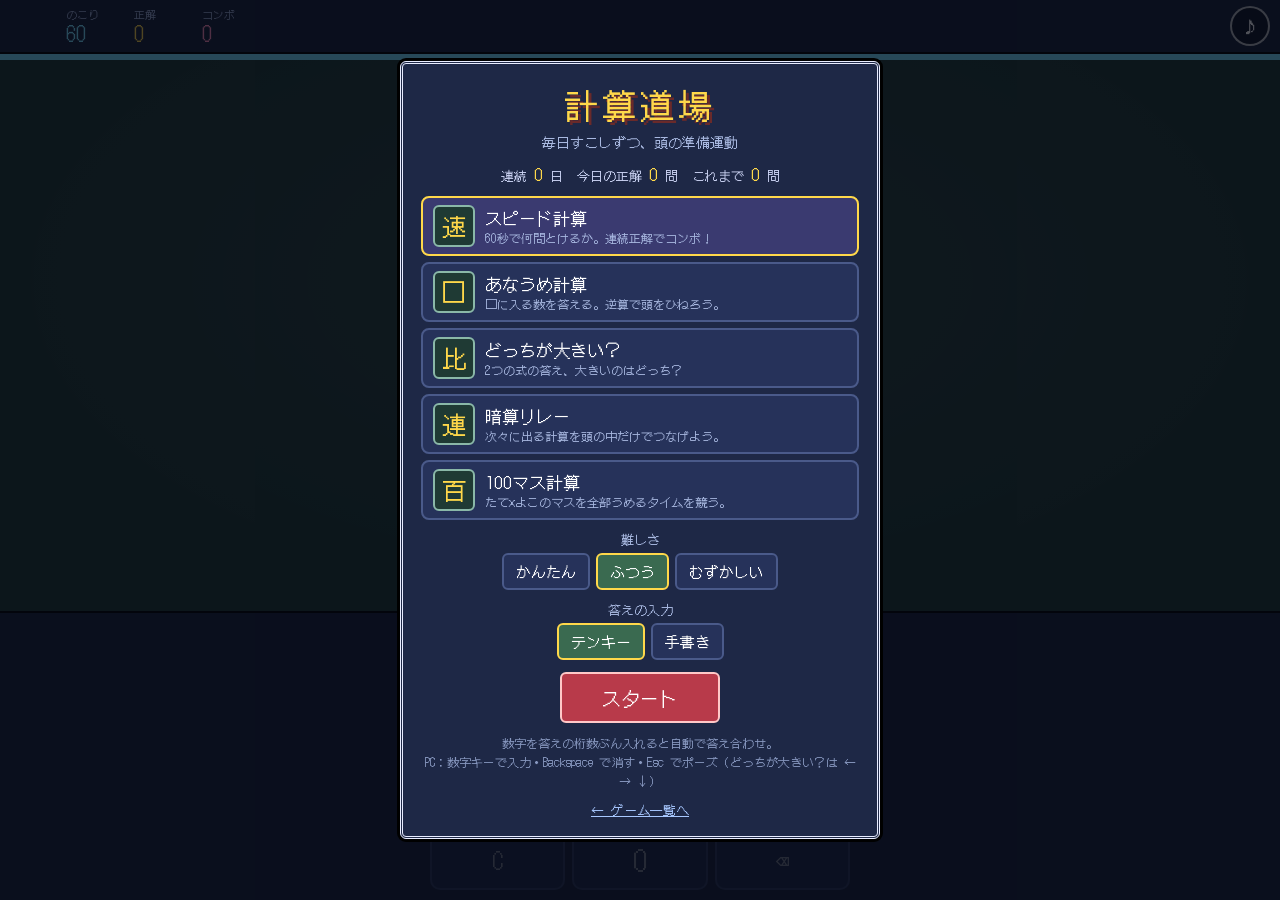
<file: brain-calc/index.html>
<!DOCTYPE html>
<html lang="ja">
<head>
<meta charset="utf-8">
<meta name="viewport" content="width=device-width, initial-scale=1, maximum-scale=1, user-scalable=no, viewport-fit=cover">
<meta name="apple-mobile-web-app-capable" content="yes">
<meta name="mobile-web-app-capable" content="yes">
<meta name="theme-color" content="#18213a">
<title>計算道場</title>
<link rel="preconnect" href="https://fonts.googleapis.com">
<link href="https://fonts.googleapis.com/css2?family=DotGothic16&display=swap" rel="stylesheet">
<link rel="stylesheet" href="style.css?v=1.1">
</head>
<body>
<div id="top">
  <button id="pause" title="ポーズ（Esc）">Ⅱ</button>
  <div class="stat" id="st0"><span class="lbl">のこり</span><b>60</b></div>
  <div class="stat" id="st1"><span class="lbl">正解</span><b>0</b></div>
  <div class="stat" id="st2"><span class="lbl">コンボ</span><b>0</b></div>
  <span class="grow"></span>
  <button id="sound" title="音のオン・オフ">♪</button>
</div>
<div id="bar"><i></i></div>
<div id="stage"></div>
<div id="pad">
  <div class="keys">
    <button data-k="7">7</button><button data-k="8">8</button><button data-k="9">9</button>
    <button data-k="4">4</button><button data-k="5">5</button><button data-k="6">6</button>
    <button data-k="1">1</button><button data-k="2">2</button><button data-k="3">3</button>
    <button data-k="clr" class="fn">C</button><button data-k="0">0</button><button data-k="del" class="fn">⌫</button>
  </div>
  <div class="hand">
    <div class="hwbox"><canvas id="hwc"></canvas><span id="hwguide">ここに数字を<br>1つずつ書く</span><span id="hwread"></span></div>
    <div class="hwkeys"><button data-k="del" class="fn">⌫</button><button data-k="clr" class="fn">C</button></div>
  </div>
  <div class="cmpkeys">
    <button data-k="L"><b>◀</b>左が大きい</button>
    <button data-k="E"><b>＝</b>同じ</button>
    <button data-k="R"><b>▶</b>右が大きい</button>
  </div>
</div>
<div id="overlay"></div>
<script src="handwriting.js?v=1.0"></script>
<script src="handwriting-model.js?v=1.0"></script>
<script src="game.js?v=1.1"></script>
</body>
</html>
</file>
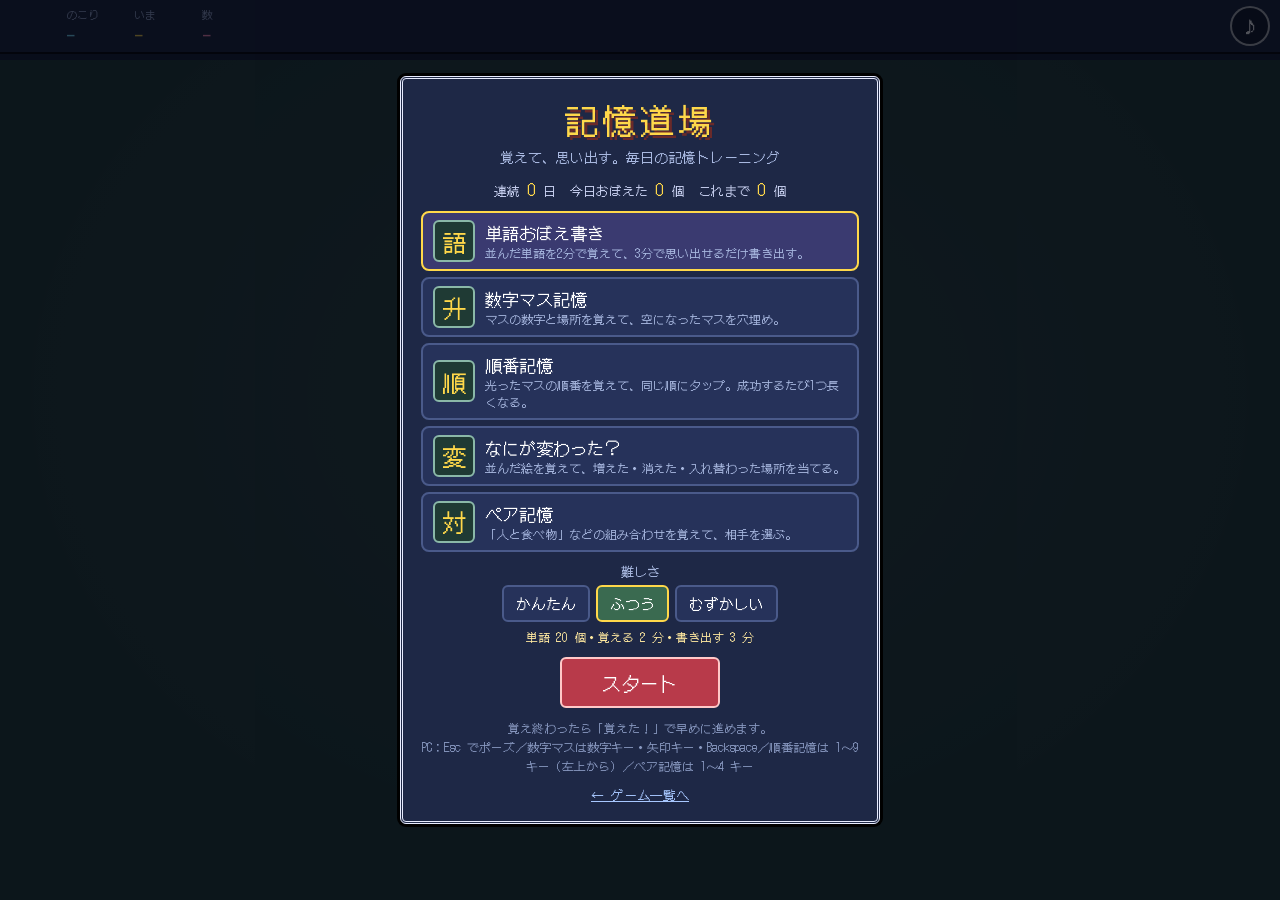
<file: brain-memory/index.html>
<!DOCTYPE html>
<html lang="ja">
<head>
<meta charset="utf-8">
<meta name="viewport" content="width=device-width, initial-scale=1, maximum-scale=1, user-scalable=no, viewport-fit=cover, interactive-widget=resizes-content">
<meta name="apple-mobile-web-app-capable" content="yes">
<meta name="mobile-web-app-capable" content="yes">
<meta name="theme-color" content="#18213a">
<title>記憶道場</title>
<link rel="preconnect" href="https://fonts.googleapis.com">
<link href="https://fonts.googleapis.com/css2?family=DotGothic16&display=swap" rel="stylesheet">
<link rel="stylesheet" href="style.css?v=1.1">
</head>
<body>
<div id="top">
  <button id="pause" title="ポーズ（Esc）">Ⅱ</button>
  <div class="stat" id="st0"><span class="lbl">のこり</span><b>0</b></div>
  <div class="stat" id="st1"><span class="lbl">いま</span><b>-</b></div>
  <div class="stat" id="st2"><span class="lbl">数</span><b>0</b></div>
  <span class="grow"></span>
  <button id="sound" title="音のオン・オフ">♪</button>
</div>
<div id="bar"><i></i></div>
<div id="stage"></div>
<div id="overlay"></div>
<script src="words.js?v=1.0"></script>
<script src="game.js?v=1.2"></script>
</body>
</html>
</file>
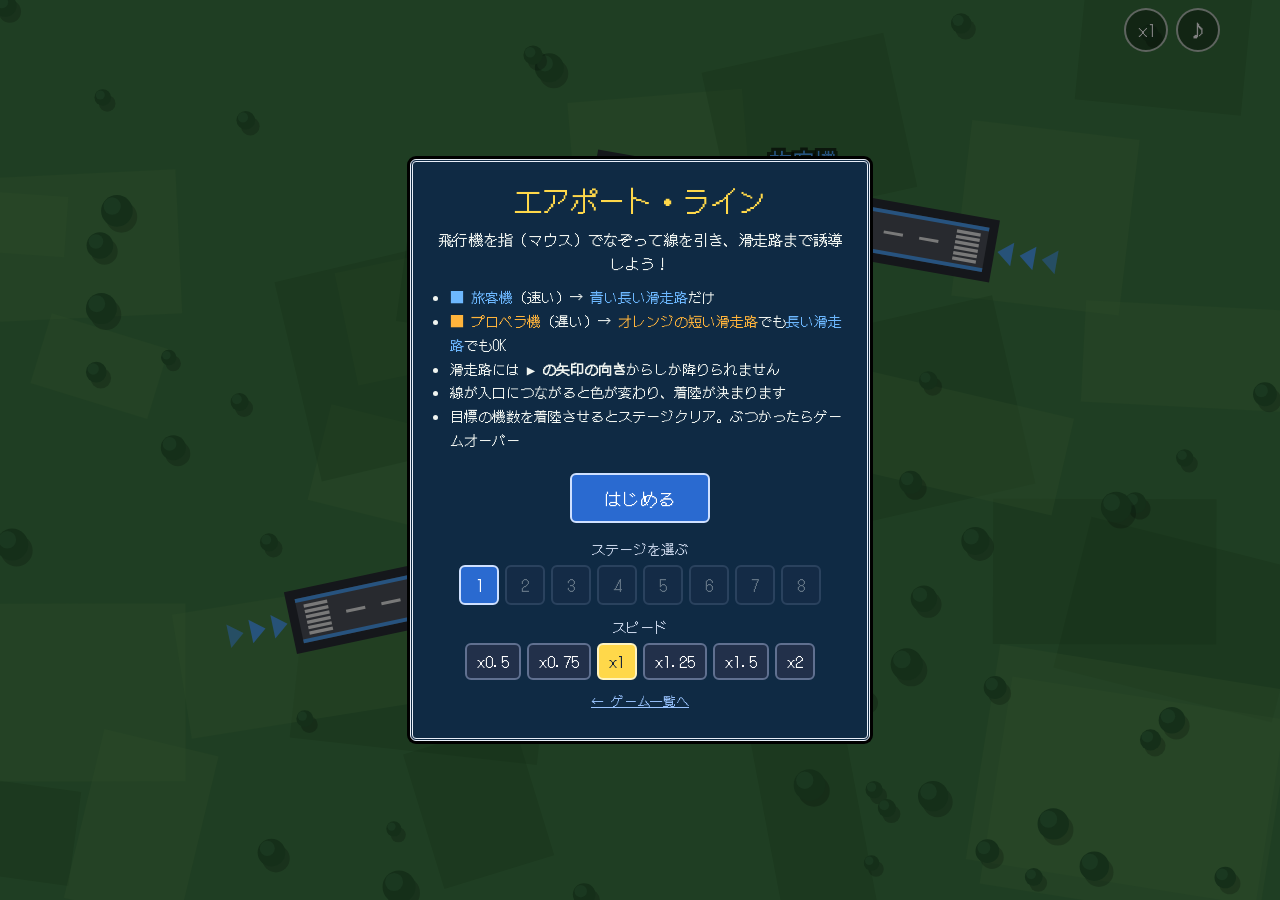
<file: linedraw/index.html>
<!DOCTYPE html>
<html lang="ja">
<head>
<meta charset="utf-8">
<meta name="viewport" content="width=device-width, initial-scale=1, maximum-scale=1, user-scalable=no, viewport-fit=cover">
<meta name="apple-mobile-web-app-capable" content="yes">
<meta name="mobile-web-app-capable" content="yes">
<meta name="theme-color" content="#2f6b3a">
<title>エアポート・ライン</title>
<link rel="preconnect" href="https://fonts.googleapis.com">
<link href="https://fonts.googleapis.com/css2?family=DotGothic16&display=swap" rel="stylesheet">
<link rel="stylesheet" href="style.css?v=1.3">
</head>
<body>
<canvas id="screen"></canvas>
<div id="buttons">
  <button id="speed" title="スピード（+ / -）">×1</button>
  <button id="sound" title="音のオン・オフ">♪</button>
  <button id="pause" title="ポーズ（P / Esc）">Ⅱ</button>
</div>
<div id="overlay"></div>
<script src="game.js?v=1.3"></script>
</body>
</html>
</file>
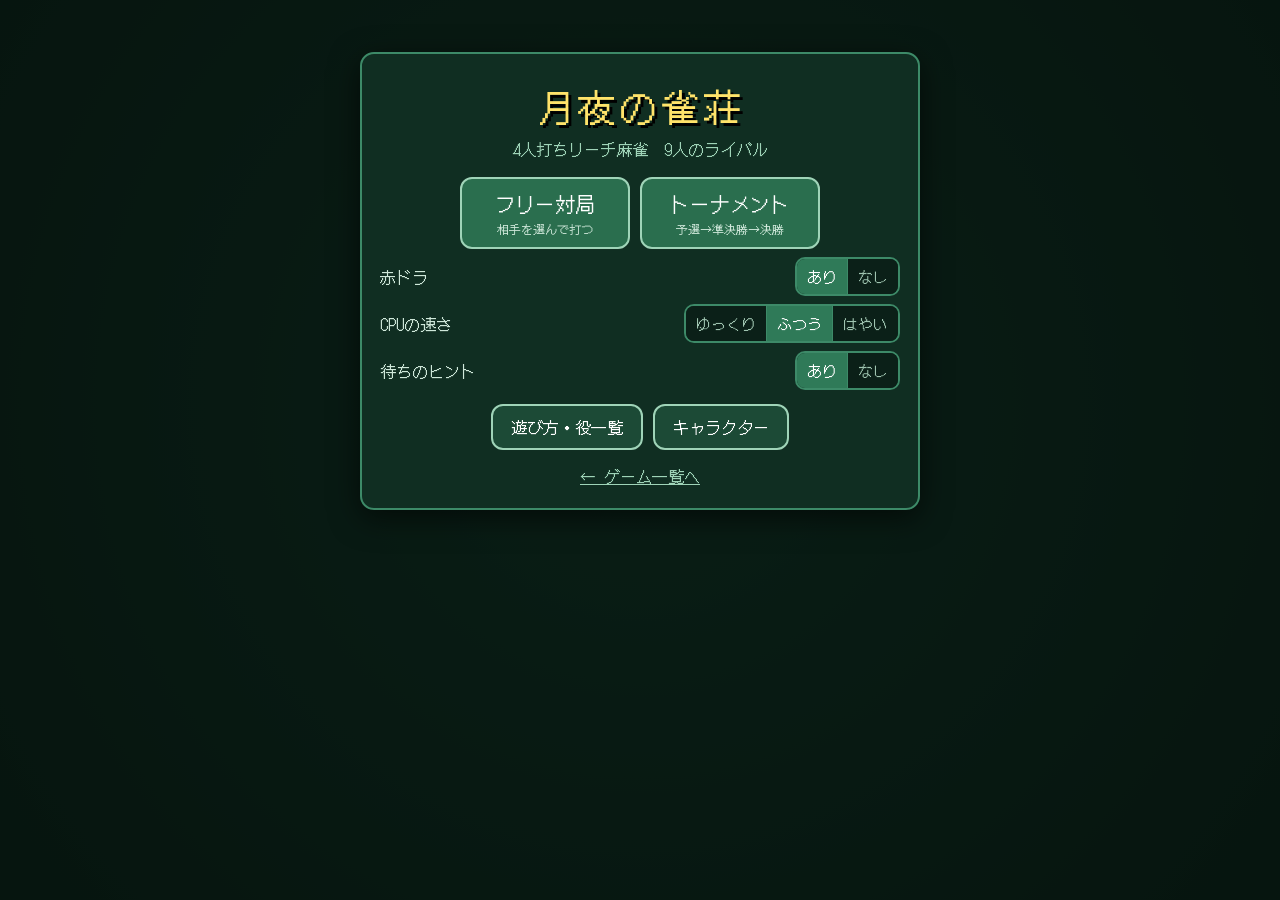
<file: mahjong/index.html>
<!DOCTYPE html>
<html lang="ja">
<head>
<meta charset="utf-8">
<meta name="viewport" content="width=device-width, initial-scale=1, maximum-scale=1, user-scalable=no, viewport-fit=cover">
<meta name="apple-mobile-web-app-capable" content="yes">
<meta name="mobile-web-app-capable" content="yes">
<meta name="theme-color" content="#0b281d">
<title>月夜の雀荘</title>
<link rel="preconnect" href="https://fonts.googleapis.com">
<link href="https://fonts.googleapis.com/css2?family=DotGothic16&display=swap" rel="stylesheet">
<link href="https://fonts.googleapis.com/css2?family=Noto+Serif+JP:wght@700&text=%E4%B8%80%E4%BA%8C%E4%B8%89%E5%9B%9B%E4%BA%94%E5%85%AD%E4%B8%83%E5%85%AB%E4%B9%9D%E8%90%AC%E6%9D%B1%E5%8D%97%E8%A5%BF%E5%8C%97%E7%99%BC%E4%B8%AD&display=swap" rel="stylesheet">
<link rel="stylesheet" href="style.css?v=1.2">
</head>
<body>
<canvas id="screen"></canvas>
<div id="hud">
  <button id="menuBtn" title="メニュー">≡</button>
  <button id="soundBtn" title="音のオン・オフ">♪</button>
</div>
<div id="actions"></div>
<div id="overlay"></div>
<script src="js/rules.js?v=1.1"></script>
<script src="js/chars.js?v=1.1"></script>
<script src="js/game.js?v=1.3"></script>
</body>
</html>
</file>
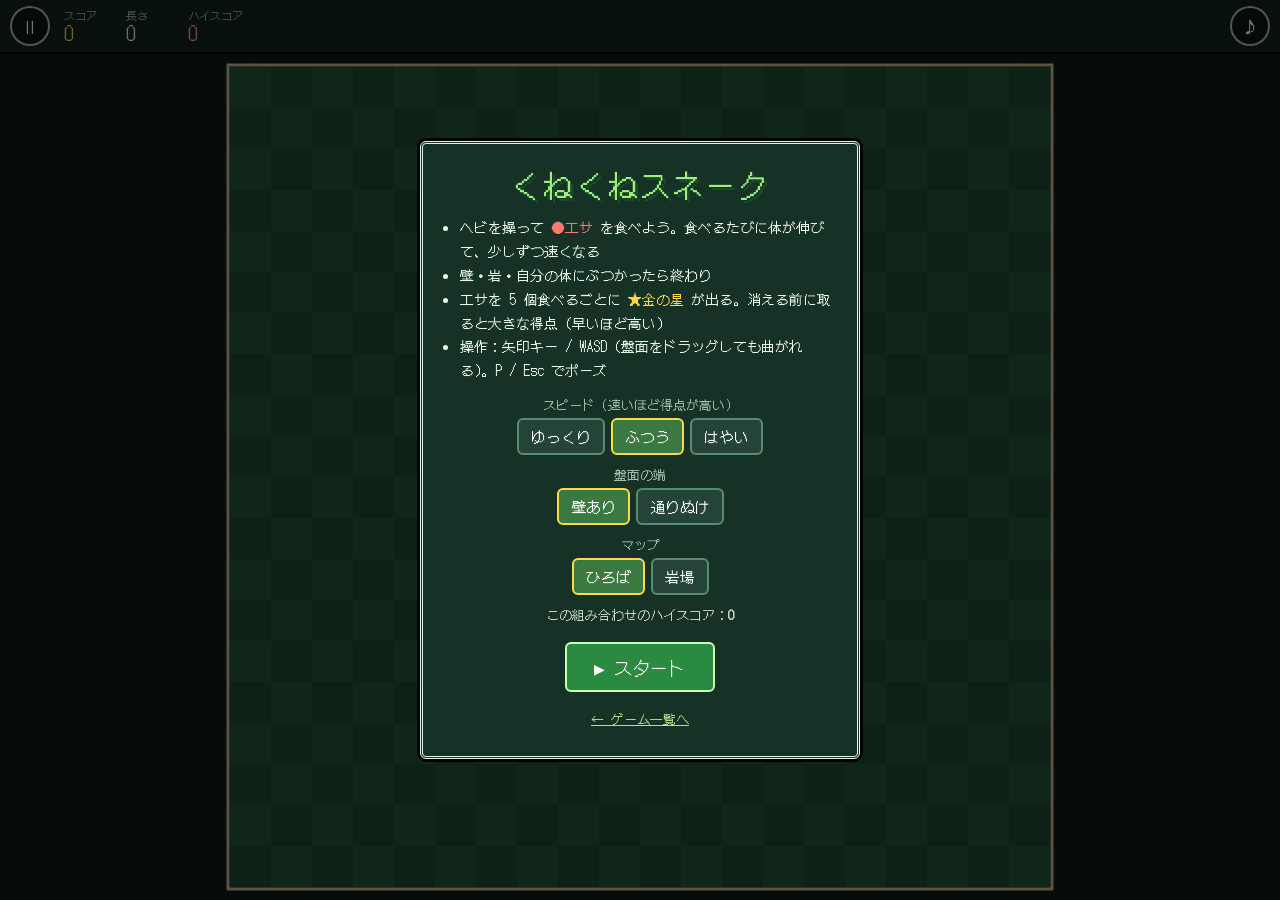
<file: snake/index.html>
<!DOCTYPE html>
<html lang="ja">
<head>
<meta charset="utf-8">
<meta name="viewport" content="width=device-width, initial-scale=1, maximum-scale=1, user-scalable=no, viewport-fit=cover">
<meta name="apple-mobile-web-app-capable" content="yes">
<meta name="mobile-web-app-capable" content="yes">
<meta name="theme-color" content="#10241c">
<title>くねくねスネーク</title>
<link rel="preconnect" href="https://fonts.googleapis.com">
<link href="https://fonts.googleapis.com/css2?family=DotGothic16&display=swap" rel="stylesheet">
<link rel="stylesheet" href="style.css?v=1.1">
</head>
<body>
<div id="top">
  <button id="pause" title="ポーズ（P / Esc）">Ⅱ</button>
  <div class="stat"><span class="lbl">スコア</span><b id="score">0</b></div>
  <div class="stat"><span class="lbl">長さ</span><b id="len">0</b></div>
  <div class="stat"><span class="lbl">ハイスコア</span><b id="best">0</b></div>
  <span class="grow"></span>
  <button id="sound" title="音のオン・オフ">♪</button>
</div>
<div id="field"><canvas id="screen"></canvas></div>
<div id="pad">
  <button class="dp" data-dir="up" aria-label="上">▲</button>
  <button class="dp" data-dir="left" aria-label="左">◀</button>
  <button class="dp" data-dir="down" aria-label="下">▼</button>
  <button class="dp" data-dir="right" aria-label="右">▶</button>
  <button class="rt" data-rot="left" aria-label="左に曲がる"><b>↰</b>左へ</button>
  <button class="rt" data-rot="right" aria-label="右に曲がる"><b>↱</b>右へ</button>
</div>
<div id="overlay"></div>
<script src="game.js?v=1.1"></script>
</body>
</html>
</file>
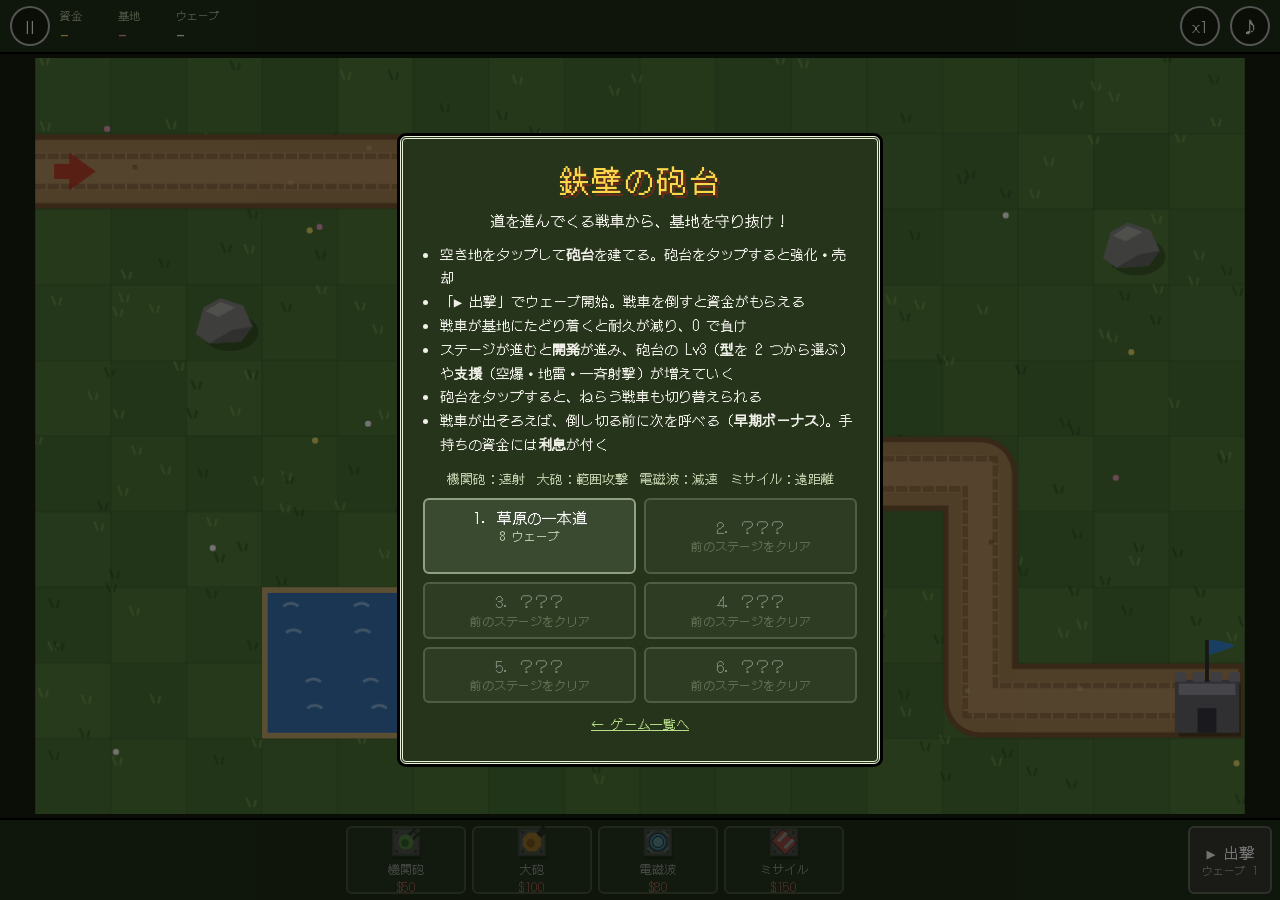
<file: tank-defense/index.html>
<!DOCTYPE html>
<html lang="ja">
<head>
<meta charset="utf-8">
<meta name="viewport" content="width=device-width, initial-scale=1, maximum-scale=1, user-scalable=no, viewport-fit=cover">
<meta name="apple-mobile-web-app-capable" content="yes">
<meta name="mobile-web-app-capable" content="yes">
<meta name="theme-color" content="#22301a">
<title>鉄壁の砲台</title>
<link rel="preconnect" href="https://fonts.googleapis.com">
<link href="https://fonts.googleapis.com/css2?family=DotGothic16&display=swap" rel="stylesheet">
<link rel="stylesheet" href="style.css?v=1.2">
</head>
<body>
<div id="top">
  <button id="pause" title="ポーズ（P / Esc）">Ⅱ</button>
  <div class="stat"><span class="lbl">資金</span><b id="money">0</b></div>
  <div class="stat"><span class="lbl">基地</span><b id="lives">0</b></div>
  <div class="stat"><span class="lbl">ウェーブ</span><b id="wave">0</b></div>
  <span class="grow"></span>
  <button id="speed" title="スピード（+ / -）">×1</button>
  <button id="sound" title="音のオン・オフ">♪</button>
</div>
<div id="field"><canvas id="screen"></canvas><div id="skills" class="hidden"></div></div>
<div id="tray">
  <div id="tools"></div>
  <button id="next" title="次のウェーブ（Space）">▶ 出撃</button>
</div>
<div id="overlay"></div>
<script src="game.js?v=1.4"></script>
</body>
</html>
</file>
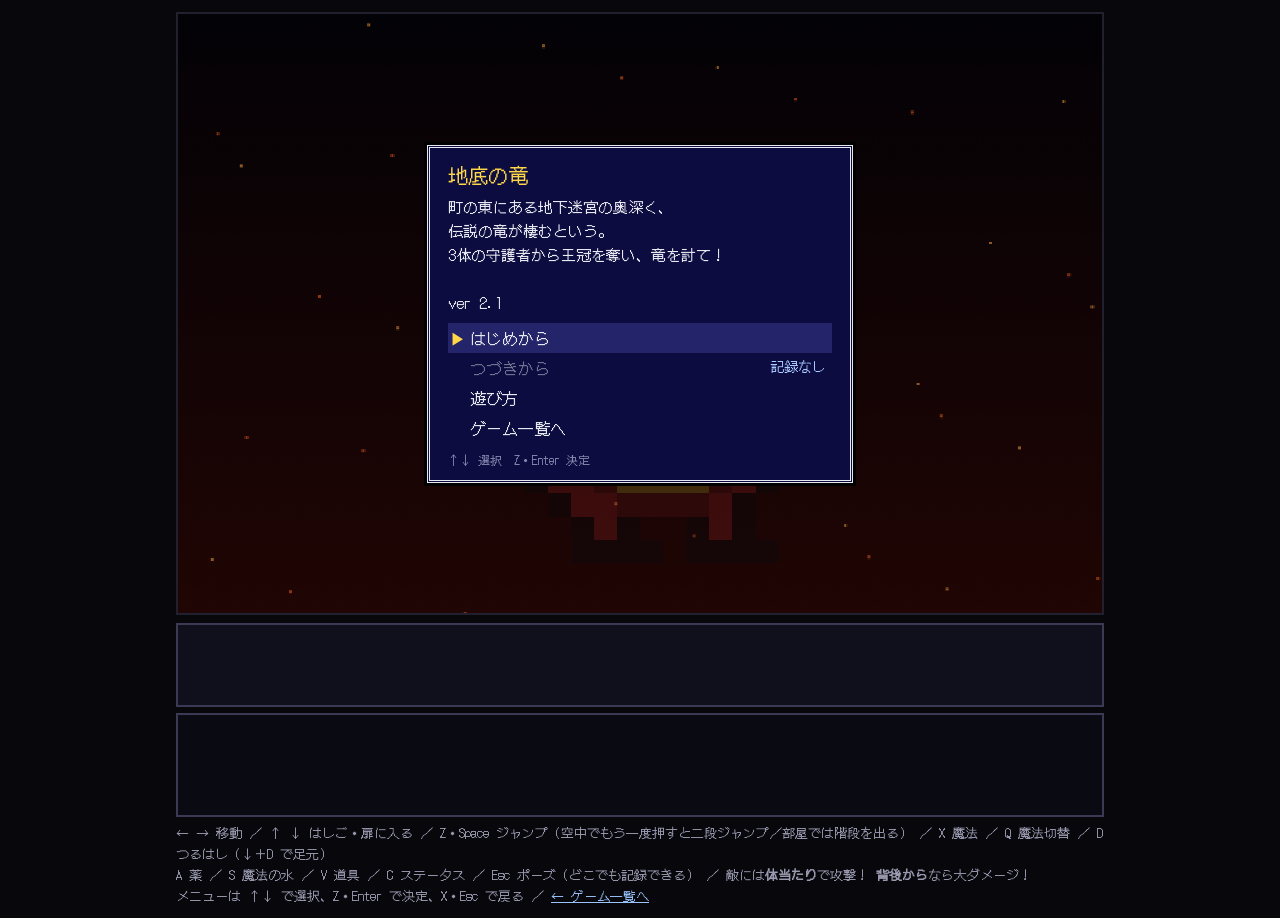
<file: underground-dragon/index.html>
<!DOCTYPE html>
<html lang="ja">
<head>
<meta charset="utf-8">
<meta name="viewport" content="width=device-width, initial-scale=1, maximum-scale=1, user-scalable=no, viewport-fit=cover">
<meta name="apple-mobile-web-app-capable" content="yes">
<meta name="mobile-web-app-capable" content="yes">
<meta name="theme-color" content="#07070c">
<title>地底の竜</title>
<link rel="preconnect" href="https://fonts.googleapis.com">
<link href="https://fonts.googleapis.com/css2?family=DotGothic16&display=swap" rel="stylesheet">
<link rel="stylesheet" href="style.css?v=2.1">
</head>
<body>
<div id="wrap">
  <div id="play">
    <div id="tl" class="tpad">
      <div id="dpad">
        <span data-dir="up">▲</span><span data-dir="left">◀</span><span data-dir="right">▶</span><span data-dir="down">▼</span>
      </div>
    </div>
    <div id="stage">
      <canvas id="screen" width="640" height="416"></canvas>
      <div id="menu" class="hidden"></div>
    </div>
    <div id="tr" class="tpad">
      <div class="trow small">
        <button class="tbtn s" data-key="potion">薬</button>
        <button class="tbtn s" data-key="elixir">水</button>
        <button class="tbtn s" data-key="items">道具</button>
        <button class="tbtn s" data-key="status">状態</button>
        <button class="tbtn s" data-key="cancel">≡</button>
      </div>
      <div class="trow big">
        <div class="tcol">
          <button class="tbtn m" data-key="spell">切替</button>
          <button class="tbtn m" data-key="dig">掘る</button>
        </div>
        <button class="tbtn l x" data-key="magic">魔法<small>X</small></button>
        <button class="tbtn l z" data-key="jump">跳ぶ<small>Z</small></button>
      </div>
    </div>
  </div>
  <div id="hud"></div>
  <div id="log"></div>
  <div id="help">
    ← → 移動 ／ ↑ ↓ はしご・扉に入る ／ Z・Space ジャンプ（空中でもう一度押すと二段ジャンプ／部屋では階段を出る） ／ X 魔法 ／ Q 魔法切替 ／ D つるはし（↓＋D で足元）<br>
    A 薬 ／ S 魔法の水 ／ V 道具 ／ C ステータス ／ Esc ポーズ（どこでも記録できる） ／ 敵には<b>体当たり</b>で攻撃！ <b>背後から</b>なら大ダメージ！<br>
    メニューは ↑↓ で選択、Z・Enter で決定、X・Esc で戻る ／ <a href="../index.html">← ゲーム一覧へ</a>
  </div>
  <div id="thelp">
    十字キーで移動（▲で扉・はしご）、敵には体当たり！背後からなら大ダメージ！ 跳ぶ＝ジャンプ（空中でもう一度で二段ジャンプ）・決定・部屋から出る、魔法＝戻る。▼＋掘るで足元を掘る。≡ でポーズ・どこでも記録。メニューは項目をタップしても選べます。 <a href="../index.html">← ゲーム一覧へ</a>
  </div>
</div>
<script src="js/sprites.js?v=2.1"></script>
<script src="js/data.js?v=2.1"></script>
<script src="js/maps.js?v=2.1"></script>
<script src="js/game.js?v=2.1"></script>
<script src="js/touch.js?v=2.1"></script>
</body>
</html>
</file>
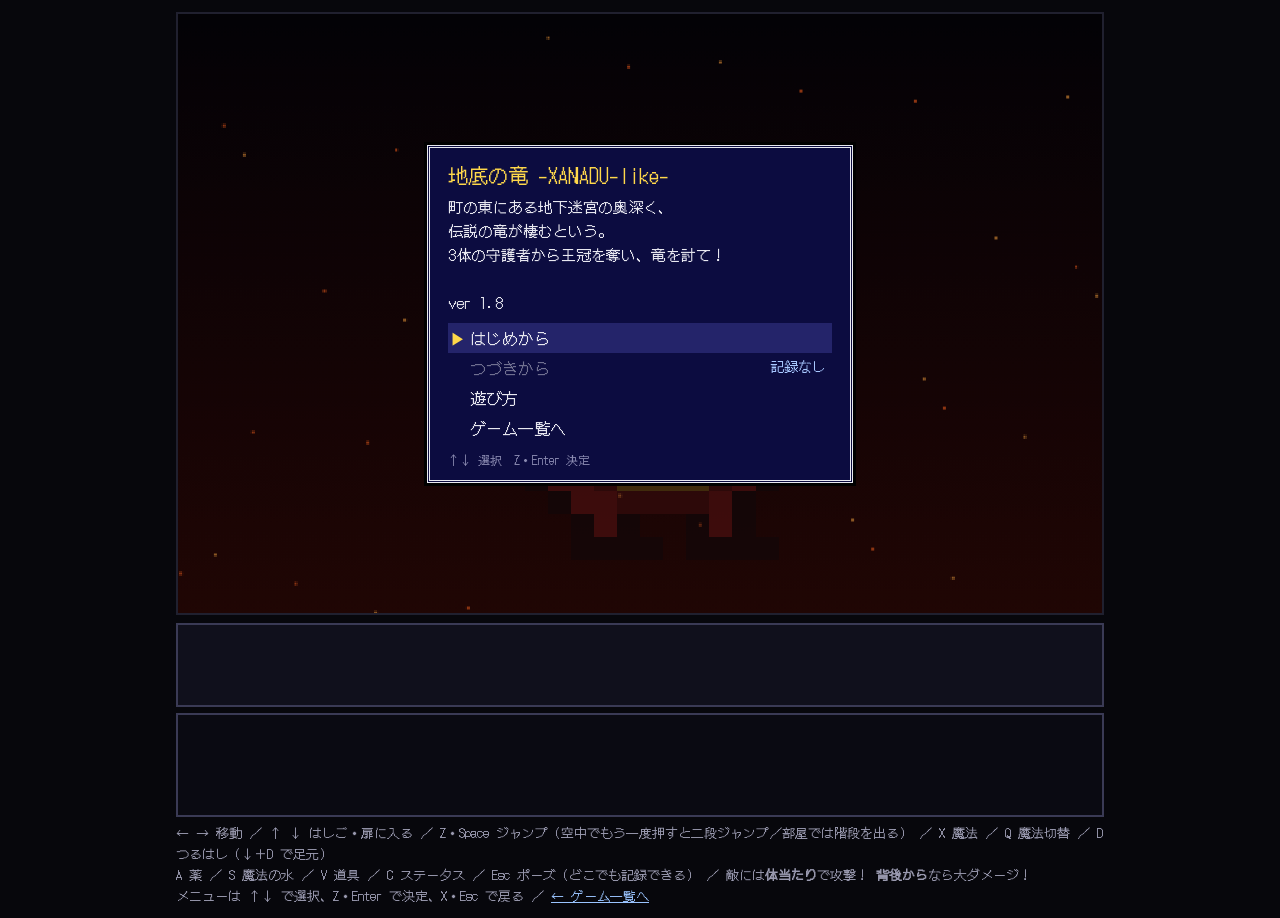
<file: xanadu/index.html>
<!DOCTYPE html>
<html lang="ja">
<head>
<meta charset="utf-8">
<meta name="viewport" content="width=device-width, initial-scale=1, maximum-scale=1, user-scalable=no, viewport-fit=cover">
<meta name="apple-mobile-web-app-capable" content="yes">
<meta name="mobile-web-app-capable" content="yes">
<meta name="theme-color" content="#07070c">
<title>地底の竜 -XANADU-like-</title>
<link rel="preconnect" href="https://fonts.googleapis.com">
<link href="https://fonts.googleapis.com/css2?family=DotGothic16&display=swap" rel="stylesheet">
<link rel="stylesheet" href="style.css?v=1.8">
</head>
<body>
<div id="wrap">
  <div id="play">
    <div id="tl" class="tpad">
      <div id="dpad">
        <span data-dir="up">▲</span><span data-dir="left">◀</span><span data-dir="right">▶</span><span data-dir="down">▼</span>
      </div>
    </div>
    <div id="stage">
      <canvas id="screen" width="640" height="416"></canvas>
      <div id="menu" class="hidden"></div>
    </div>
    <div id="tr" class="tpad">
      <div class="trow small">
        <button class="tbtn s" data-key="potion">薬</button>
        <button class="tbtn s" data-key="elixir">水</button>
        <button class="tbtn s" data-key="items">道具</button>
        <button class="tbtn s" data-key="status">状態</button>
        <button class="tbtn s" data-key="cancel">≡</button>
      </div>
      <div class="trow big">
        <div class="tcol">
          <button class="tbtn m" data-key="spell">切替</button>
          <button class="tbtn m" data-key="dig">掘る</button>
        </div>
        <button class="tbtn l x" data-key="magic">魔法<small>X</small></button>
        <button class="tbtn l z" data-key="jump">跳ぶ<small>Z</small></button>
      </div>
    </div>
  </div>
  <div id="hud"></div>
  <div id="log"></div>
  <div id="help">
    ← → 移動 ／ ↑ ↓ はしご・扉に入る ／ Z・Space ジャンプ（空中でもう一度押すと二段ジャンプ／部屋では階段を出る） ／ X 魔法 ／ Q 魔法切替 ／ D つるはし（↓＋D で足元）<br>
    A 薬 ／ S 魔法の水 ／ V 道具 ／ C ステータス ／ Esc ポーズ（どこでも記録できる） ／ 敵には<b>体当たり</b>で攻撃！ <b>背後から</b>なら大ダメージ！<br>
    メニューは ↑↓ で選択、Z・Enter で決定、X・Esc で戻る ／ <a href="../index.html">← ゲーム一覧へ</a>
  </div>
  <div id="thelp">
    十字キーで移動（▲で扉・はしご）、敵には体当たり！背後からなら大ダメージ！ 跳ぶ＝ジャンプ（空中でもう一度で二段ジャンプ）・決定・部屋から出る、魔法＝戻る。▼＋掘るで足元を掘る。≡ でポーズ・どこでも記録。メニューは項目をタップしても選べます。 <a href="../index.html">← ゲーム一覧へ</a>
  </div>
</div>
<script src="js/sprites.js?v=1.8"></script>
<script src="js/data.js?v=1.8"></script>
<script src="js/maps.js?v=1.8"></script>
<script src="js/game.js?v=1.8"></script>
<script src="js/touch.js?v=1.8"></script>
</body>
</html>
</file>
<file: portal.css>
* { box-sizing: border-box; }
body {
  margin: 0;
  background: #07070c;
  color: #e8e8f0;
  font-family: 'DotGothic16', 'MS Gothic', monospace;
  padding: 0 16px env(safe-area-inset-bottom);
}
header, main, footer { max-width: 960px; margin: 0 auto; }
header { padding: 28px 0 8px; text-align: center; }
header h1 { margin: 0; font-size: 34px; font-weight: normal; color: #ffd84a; letter-spacing: 0.1em; text-shadow: 3px 3px 0 #6a2a2a; }
header p { margin: 10px 0 0; color: #a8a8c0; font-size: 15px; line-height: 1.6; }

main {
  display: flex; flex-wrap: wrap; justify-content: center; gap: 18px; padding: 20px 0;
}
.card {
  flex: 1 1 280px; max-width: 360px;
  display: flex; flex-direction: column;
  background: #0c0c40; border: 3px double #e8e8f0; box-shadow: 0 0 0 3px #000;
  color: inherit; text-decoration: none;
  transition: transform 0.1s, border-color 0.1s;
}
.card:hover, .card:focus-visible { transform: translateY(-3px); border-color: #ffd84a; outline: none; }
.thumb { aspect-ratio: 640 / 416; background: #000; border-bottom: 2px solid #3a3a55; display: flex; align-items: center; justify-content: center; }
.thumb img { width: 100%; height: 100%; object-fit: cover; image-rendering: pixelated; display: block; }
.thumb span { color: #ffd84a; font-size: 20px; padding: 12px; text-align: center; }
.body { padding: 12px 14px 14px; display: flex; flex-direction: column; flex: 1; }
.body h2 { margin: 0; font-size: 20px; font-weight: normal; color: #ffd84a; }
.genre { margin: 4px 0 0; font-size: 13px; color: #a8c8ff; }
.genre span { color: #8a8ab0; }
.desc { margin: 8px 0; font-size: 14px; line-height: 1.6; flex: 1; }
.tags { margin: 0 0 10px; display: flex; flex-wrap: wrap; gap: 6px; }
.tags span { font-size: 12px; padding: 1px 8px; border: 1px solid #5a5a8a; border-radius: 10px; color: #c8c8e0; }
.play { align-self: flex-start; padding: 6px 16px; background: #6a2a2a; border: 2px solid #b05050; font-size: 15px; }
.card:hover .play { background: #8a3a3a; }

noscript a { color: #9ac4ff; }
footer { padding: 12px 0 28px; text-align: center; font-size: 13px; }
footer a { color: #9ac4ff; }
</file>
<file: airport-controller/style.css>
* { box-sizing: border-box; }
html, body {
  margin: 0; height: 100%; overflow: hidden;
  background: #1d3a24;
  color: #f0f4f0;
  font-family: 'DotGothic16', 'MS Gothic', monospace;
  -webkit-user-select: none; user-select: none;
  -webkit-touch-callout: none; -webkit-tap-highlight-color: transparent;
}
#screen {
  position: fixed; inset: 0;
  width: 100vw; height: 100vh; height: 100dvh;
  display: block; touch-action: none;
}
#buttons {
  position: fixed; z-index: 2;
  /* 左上の「着陸 x / y」の表示の横に置く（上の端から入ってくる飛行機の邪魔をしないように）。
     game.js の HUD_W と合わせる */
  top: calc(8px + env(safe-area-inset-top)); left: calc(146px + env(safe-area-inset-left));
  display: flex; gap: 8px;
}
#buttons.playing #speed { display: none; } /* 遊んでいる間は押し間違えないように隠す（ポーズ画面で変えられる） */
#buttons button, #overlay { touch-action: manipulation; }
#buttons button {
  width: 44px; height: 44px; border-radius: 50%;
  border: 2px solid rgba(255,255,255,0.7); background: rgba(0,0,0,0.35);
  color: #fff; font: inherit; font-size: 18px; cursor: pointer; padding: 0;
}
#buttons #speed { width: auto; min-width: 44px; padding: 0 8px; border-radius: 22px; font-size: 16px; }
#buttons button.off { opacity: 0.45; text-decoration: line-through; }
#overlay {
  position: fixed; inset: 0; z-index: 3;
  display: flex; align-items: center; justify-content: center;
  background: rgba(0, 0, 0, 0.5);
  padding: calc(16px + env(safe-area-inset-top)) calc(16px + env(safe-area-inset-right))
    calc(16px + env(safe-area-inset-bottom)) calc(16px + env(safe-area-inset-left));
}
#overlay.hidden { display: none; }
.panel {
  width: 100%; max-width: 460px; max-height: 100%; overflow: auto;
  background: #0f2a44; border: 3px double #e8eef8; border-radius: 6px;
  padding: 18px 20px; box-shadow: 0 0 0 3px #000;
  text-align: center;
}
.panel h1 { margin: 0 0 4px; font-size: 28px; font-weight: normal; color: #ffd84a; }
.panel h2 { margin: 0 0 8px; font-size: 22px; font-weight: normal; color: #ff7a6a; }
.panel p { margin: 8px 0; font-size: 15px; line-height: 1.6; }
.panel .rules { text-align: left; font-size: 14px; line-height: 1.7; margin: 10px 0 14px; padding-left: 1.2em; }
.panel .score { font-size: 22px; color: #ffd84a; }
.jet { color: #6db8ff; }
.prop { color: #ffb43c; }
.panel button {
  margin: 6px; min-width: 140px; padding: 10px 18px;
  font: inherit; font-size: 18px; color: #fff; cursor: pointer;
  background: #2a6ad0; border: 2px solid #cfe0ff; border-radius: 6px;
}
.panel button.sub { background: #34405a; border-color: #8090b0; font-size: 15px; }
.panel a { color: #9ac4ff; font-size: 13px; }
.panel .goal { font-size: 18px; }
.panel .note { color: #ffe9a0; }
.panel .stages { margin-top: 10px; font-size: 14px; color: #c8d4e8; }
.panel .stages div { display: flex; flex-wrap: wrap; justify-content: center; gap: 6px; margin-top: 6px; }
.panel button.st {
  margin: 0; min-width: 40px; padding: 6px 0; font-size: 16px;
  background: #22304a; border-color: #607090;
}
.panel button.st.on { background: #2a6ad0; border-color: #cfe0ff; }
.panel button.st:disabled { opacity: 0.35; cursor: default; }
.panel button.st.endless { background: #4a3a10; border-color: #ffd84a; color: #ffd84a; }
.panel button.st.rw { min-width: 76px; padding: 6px 8px; line-height: 1.2; }
.panel button.st.rw small { display: block; font-size: 12px; color: #c8d4e8; }
.panel .best { margin: 8px 0 0; font-size: 14px; color: #c8d4e8; }
.panel .record { color: #7dff9a; font-size: 18px; }
.panel .speeds { margin-top: 12px; font-size: 14px; color: #c8d4e8; }
.panel .speeds div { display: flex; flex-wrap: wrap; justify-content: center; gap: 6px; margin-top: 6px; }
.panel button.sp {
  margin: 0; min-width: 0; padding: 6px 10px; font-size: 15px;
  background: #22304a; border-color: #607090;
}
.panel button.sp.on { background: #ffd84a; border-color: #fff4c0; color: #10203a; }
.panel .optnote { display: block; margin-top: 6px; font-size: 12px; line-height: 1.5; color: #a8b8d0; }
.panel .mayday { color: #ff6a60; font-weight: normal; }
</file>
<file: brain-calc/style.css>
* { box-sizing: border-box; }
html, body {
  margin: 0; height: 100%; overflow: hidden;
  background: #121a2e;
  color: #eef2ff;
  font-family: 'DotGothic16', 'MS Gothic', monospace;
  -webkit-user-select: none; user-select: none;
  -webkit-touch-callout: none; -webkit-tap-highlight-color: transparent;
}
/* 上の帯／時間バー／問題／テンキー */
body {
  display: grid; height: 100vh; height: 100dvh;
  grid-template-rows: auto auto minmax(0, 1fr) auto; grid-template-columns: minmax(0, 1fr);
  grid-template-areas: "top" "bar" "stage" "pad";
  padding: env(safe-area-inset-top) env(safe-area-inset-right) env(safe-area-inset-bottom) env(safe-area-inset-left);
}
button { font: inherit; color: #fff; cursor: pointer; touch-action: manipulation; }

#top {
  grid-area: top;
  display: flex; align-items: center; gap: 16px;
  padding: 6px 10px; background: #18213a; border-bottom: 2px solid #000;
}
#top button {
  flex: none; width: 40px; height: 40px; border-radius: 50%; padding: 0;
  border: 2px solid rgba(255,255,255,0.7); background: rgba(0,0,0,0.35); font-size: 17px;
}
#top button.off { opacity: 0.45; text-decoration: line-through; }
#top button.hide { visibility: hidden; }
.stat { display: flex; flex-direction: column; line-height: 1.15; min-width: 52px; }
.stat .lbl { font-size: 11px; color: #9fb0d8; }
.stat b { font-weight: normal; font-size: 20px; white-space: nowrap; }
#st0 b { color: #7ae0ff; }
#st1 b { color: #ffd84a; }
#st2 b { color: #ff8fb8; }
#st0 b.low { color: #ff6a5a; }
.grow { flex: 1; }

#bar { grid-area: bar; height: 6px; background: #0a0f1d; }
#bar i { display: block; height: 100%; width: 100%; background: #7ae0ff; transform-origin: left; }
#bar.low i { background: #ff6a5a; }
#bar.hide { visibility: hidden; }

/* ---- 問題エリア（黒板） ---- */
#stage {
  grid-area: stage; position: relative; overflow: hidden;
  display: flex; align-items: center; justify-content: center;
  background: #1f3a34; border: 0 solid #5a3a22;
  background-image: radial-gradient(ellipse at 50% 40%, rgba(255,255,255,0.06), transparent 70%);
}
#stage.paused > * { visibility: hidden; }
.q { width: 100%; padding: 12px; text-align: center; }
.qno { font-size: 15px; color: #b8d8c8; margin-bottom: 10px; }
.expr { font-size: clamp(28px, 10vw, 64px); white-space: nowrap; line-height: 1.3; }
.expr.long { font-size: clamp(22px, 7.6vw, 52px); }
.expr .op { color: #ffd84a; margin: 0 0.18em; }
.expr .eq { color: #b8d8c8; margin: 0 0.18em; }
.slot {
  display: inline-block; min-width: 1.6em; padding: 0 0.15em; text-align: center;
  border-bottom: 4px solid #ff8fb8; color: #ff8fb8;
}
.slot.empty { color: rgba(255,143,184,0.45); }
.slot.box { border: 3px solid #ff8fb8; border-radius: 4px; }
.fb { min-height: 1.6em; margin-top: 14px; font-size: 18px; color: #ffe9a0; }
.fb .ans { color: #ff8fb8; font-size: 1.3em; }

/* ○ × のしるし */
.mark {
  position: absolute; left: 50%; top: 50%; pointer-events: none;
  font-size: min(48vw, 46vh); line-height: 1; transform: translate(-50%, -50%) scale(0.6);
  opacity: 0; color: #ff5a4a; text-shadow: 0 0 12px rgba(0,0,0,0.4);
}
.mark.ng { color: #6ab0ff; }
.mark.show { animation: mark 0.45s ease-out; }
@keyframes mark {
  0% { opacity: 0.85; transform: translate(-50%, -50%) scale(0.6); }
  100% { opacity: 0; transform: translate(-50%, -50%) scale(1.15); }
}
.shake { animation: shake 0.3s; }
@keyframes shake { 20%, 60% { transform: translateX(-8px); } 40%, 80% { transform: translateX(8px); } }
.combo-pop {
  position: absolute; top: 12%; left: 0; right: 0; text-align: center; font-size: 22px; color: #ffd84a;
  pointer-events: none; animation: pop 0.8s ease-out forwards;
}
@keyframes pop { 0% { opacity: 1; transform: translateY(10px); } 100% { opacity: 0; transform: translateY(-20px); } }

/* カウントダウン */
.count { font-size: min(36vw, 34vh); color: #ffd84a; animation: count 0.6s ease-out; }
.count.go { font-size: min(18vw, 20vh); }
@keyframes count { 0% { transform: scale(1.6); opacity: 0; } 40% { opacity: 1; } 100% { transform: scale(1); } }

/* どっちが大きい？ */
.cmp { display: flex; align-items: stretch; gap: 8px; width: 100%; padding: 10px; max-width: 760px; }
.cmp .side {
  flex: 1 1 0; min-width: 0; padding: 22px 6px; border: 3px solid #8ab8a8; border-radius: 10px;
  background: rgba(0,0,0,0.18); display: flex; flex-direction: column; align-items: center; justify-content: center; gap: 8px;
}
.cmp .side .e { font-size: clamp(20px, 6.4vw, 44px); white-space: nowrap; }
.cmp .side .e .op { color: #ffd84a; margin: 0 0.12em; }
.cmp .side .v { font-size: 18px; color: #ff8fb8; min-height: 1.3em; }
.cmp .side.win { border-color: #ffd84a; background: rgba(255,216,74,0.15); }
.cmp .vs { align-self: center; color: #b8d8c8; font-size: 18px; }
.cmp-wrap { width: 100%; text-align: center; }

/* 暗算リレー */
.chain { width: 100%; text-align: center; padding: 10px; }
.chain .lbl { font-size: 17px; color: #b8d8c8; min-height: 1.4em; }
.chain .big { font-size: clamp(48px, 18vw, 110px); line-height: 1.25; min-height: 1.25em; color: #fff; }
.chain .big.opstep { color: #ffd84a; }
.chain .big .slot { font-size: 0.8em; }
.chain .dots { margin-top: 6px; letter-spacing: 6px; color: #5a8a78; font-size: 14px; }
.chain .dots .on { color: #ffd84a; }
.trail { margin-top: 12px; font-size: 16px; line-height: 1.9; color: #e0eee8; }
.trail span { display: inline-block; padding: 0 6px; margin: 2px; background: rgba(0,0,0,0.25); border-radius: 4px; }
.trail span.res { color: #ff8fb8; }

/* 100マス計算 */
.grid {
  display: grid; grid-template-columns: repeat(var(--n), var(--cs)); grid-auto-rows: var(--cs);
  font-size: calc(var(--cs) * 0.5); line-height: 1; background: #0e1d1a; gap: 1px; border: 2px solid #0e1d1a;
}
.grid > div { display: flex; align-items: center; justify-content: center; background: #f4f1e4; color: #222; }
.grid .h { background: #2c5a4c; color: #fff; }
.grid .h.hl { background: #c89a2a; }
.grid .corner { background: #183a32; color: #ffd84a; }
.grid .cur { background: #ffe9a0; box-shadow: inset 0 0 0 2px #ff5a7a; color: #c02050; }
.grid .ok { color: #1a4aa0; }
.grid .ng { background: #ffd0d0; color: #c02020; }
.grid .fix { background: #ffd0d0; color: #c02020; text-decoration: underline; }

/* ---- テンキー ---- */
#pad {
  grid-area: pad; padding: 8px 10px 10px; background: #18213a; border-top: 2px solid #000;
  touch-action: none;
}
#pad button {
  border: 2px solid #4a5a8a; border-radius: 10px; background: #26325a; padding: 0;
  touch-action: none; -webkit-user-select: none; user-select: none; -webkit-touch-callout: none;
}
#pad button.hit { background: #4a5a9a; border-color: #c8d4ff; transform: scale(0.96); }
#pad.off button { opacity: 0.4; }
.keys {
  display: grid; grid-template-columns: repeat(3, 1fr); grid-auto-rows: clamp(46px, 7.5vh, 62px);
  gap: 7px; max-width: 420px; margin: 0 auto;
}
.keys button { font-size: 28px; }
.keys button.fn { font-size: 22px; background: #33284a; border-color: #6a4a7a; }
.cmpkeys { display: none; grid-template-columns: 1fr 0.8fr 1fr; gap: 8px; max-width: 520px; margin: 0 auto; }
.cmpkeys button { height: 84px; font-size: 15px; }
.cmpkeys button b { display: block; font-weight: normal; font-size: 30px; line-height: 1.2; color: #ffd84a; }
#pad.cmp .keys { display: none; }
#pad.cmp .cmpkeys { display: grid; }
#pad.hide { display: none; }

/* 横持ちのスマホではテンキーを右に置く */
@media (orientation: landscape) and (max-height: 520px) {
  body {
    grid-template-rows: auto auto minmax(0, 1fr); grid-template-columns: minmax(0, 1fr) auto;
    grid-template-areas: "top top" "bar bar" "stage pad";
  }
  #top { padding: 3px 10px; }
  #top button { width: 34px; height: 34px; }
  #pad { border-top: none; border-left: 2px solid #000; display: flex; align-items: center; padding: 6px 10px; }
  .keys { grid-template-columns: repeat(3, 58px); grid-auto-rows: minmax(0, 1fr); height: 100%; max-height: 300px; }
  .keys button { font-size: 22px; }
  .cmpkeys { grid-template-columns: 130px; grid-template-rows: repeat(3, minmax(0, 1fr)); height: 100%; }
  .cmpkeys button { height: auto; }
}

/* ---- タイトル・結果などの画面 ---- */
#overlay {
  position: fixed; inset: 0; z-index: 3;
  display: flex; align-items: center; justify-content: center;
  background: rgba(5, 8, 18, 0.7);
  padding: calc(14px + env(safe-area-inset-top)) calc(14px + env(safe-area-inset-right))
    calc(14px + env(safe-area-inset-bottom)) calc(14px + env(safe-area-inset-left));
  touch-action: manipulation;
}
#overlay.hidden { display: none; }
.panel {
  width: 100%; max-width: 480px; max-height: 100%; overflow: auto;
  background: #1e2846; border: 3px double #e8ecff; border-radius: 6px;
  padding: 16px 18px; box-shadow: 0 0 0 3px #000; text-align: center;
  -webkit-user-select: none; user-select: none;
}
.panel h1 { margin: 0; font-size: 34px; font-weight: normal; color: #ffd84a; letter-spacing: 0.12em; text-shadow: 3px 3px 0 #6a2a2a; }
.panel h2 { margin: 0 0 6px; font-size: 24px; font-weight: normal; color: #ffd84a; }
.panel .sub { margin: 2px 0 8px; color: #a8b8e0; font-size: 14px; }
.panel p { margin: 8px 0; font-size: 15px; line-height: 1.6; }
.today { display: flex; justify-content: center; gap: 14px; font-size: 13px; color: #c8d0f0; margin: 4px 0 10px; flex-wrap: wrap; }
.today b { font-weight: normal; color: #ffd84a; font-size: 17px; }
.modes { display: flex; flex-direction: column; gap: 6px; text-align: left; }
.modes button {
  display: grid; grid-template-columns: 42px 1fr; grid-template-rows: auto auto; column-gap: 10px; align-items: center;
  padding: 7px 10px; background: #26325a; border: 2px solid #4a5a8a; border-radius: 8px; text-align: left;
}
.modes button.on { background: #3a3a70; border-color: #ffd84a; }
.modes .badge {
  grid-row: 1 / 3; width: 42px; height: 42px; display: flex; align-items: center; justify-content: center;
  font-size: 24px; background: #1f3a34; color: #ffd84a; border: 2px solid #8ab8a8; border-radius: 6px;
}
.modes .nm { font-size: 17px; display: flex; justify-content: space-between; gap: 8px; }
.modes .nm small { font-size: 12px; color: #ff8fb8; white-space: nowrap; align-self: center; }
.modes .ds { font-size: 12px; color: #a8b8e0; line-height: 1.4; }
.opt { margin: 10px 0 0; }
.opt .lbl { display: block; font-size: 13px; color: #a8b8e0; margin-bottom: 4px; }
.opt .row { display: flex; gap: 6px; justify-content: center; flex-wrap: wrap; }
.opt button { padding: 6px 12px; font-size: 15px; background: #26325a; border: 2px solid #4a5a8a; border-radius: 6px; }
.opt button.on { background: #3a6a50; border-color: #ffd84a; }
.panel button.go {
  margin: 12px 6px 4px; min-width: 160px; padding: 10px 18px; font-size: 19px;
  background: #b83a4a; border: 2px solid #ffc8c8; border-radius: 6px;
}
.panel button.sub2 { margin: 6px; padding: 8px 14px; font-size: 15px; background: #26325a; border: 2px solid #4a5a8a; border-radius: 6px; }
.panel .keys-help { font-size: 12px; color: #8898c0; margin: 6px 0; }
.panel a { color: #a8c8ff; font-size: 13px; }
.panel .big { font-size: 46px; color: #ffd84a; margin: 2px 0; line-height: 1.2; }
.panel .big small { font-size: 20px; }
.panel .rank { display: inline-block; margin: 4px 0 6px; padding: 4px 14px; border: 2px solid #ff8fb8; border-radius: 20px; color: #ff8fb8; font-size: 18px; }
.panel .newrec { color: #ff6a5a; font-size: 18px; animation: blink 0.8s steps(2) infinite; }
@keyframes blink { 50% { opacity: 0.3; } }
.panel table { margin: 8px auto; border-collapse: collapse; font-size: 15px; }
.panel td { padding: 3px 10px; }
.panel td:first-child { color: #a8b8e0; text-align: right; }
.panel td:last-child { text-align: left; }
.panel .comment { color: #ffe9a0; font-size: 14px; }
.panel .miss-list { font-size: 14px; color: #ffd0d0; margin: 6px 0; line-height: 1.7; }

@media (max-height: 760px), (max-width: 480px) {
  .panel { padding: 12px 12px; }
  .panel h1 { font-size: 28px; }
  .modes button { padding: 5px 8px; }
  .modes .badge { width: 36px; height: 36px; font-size: 20px; }
  .modes button { grid-template-columns: 36px 1fr; }
  .modes .nm { font-size: 16px; }
  .modes .ds { font-size: 11.5px; }
  .opt { margin-top: 7px; }
  .opt button { padding: 5px 10px; font-size: 14px; }
  .panel button.go { margin-top: 8px; }
}

/* ---- 手書き入力 ---- */
.hand { display: none; grid-template-columns: minmax(0, 1fr) 68px; gap: 8px; max-width: 520px; margin: 0 auto; height: calc(clamp(46px, 7.5vh, 62px) * 4 + 21px); }
#pad.hw .keys { display: none; }
#pad.hw .hand { display: grid; }
#pad.hw.cmp .hand { display: none; }
.hwbox { position: relative; border: 2px dashed #6a8ab8; border-radius: 10px; background: #1f3a34; overflow: hidden; touch-action: none; }
#hwc { position: absolute; inset: 0; width: 100%; height: 100%; display: block; touch-action: none; cursor: crosshair; }
#hwguide { position: absolute; inset: 0; display: flex; align-items: center; justify-content: center; text-align: center; color: rgba(255,255,255,0.28); font-size: 18px; line-height: 1.6; pointer-events: none; }
#hwguide.hide { display: none; }
#hwread { position: absolute; right: 8px; top: 4px; font-size: 30px; color: #ffd84a; opacity: 0; pointer-events: none; }
#hwread.show { animation: hwread 0.7s ease-out; }
@keyframes hwread { 0% { opacity: 1; transform: scale(1.3); } 60% { opacity: 1; } 100% { opacity: 0; transform: scale(1); } }
.hwkeys { display: grid; grid-template-rows: 1fr 1fr; gap: 8px; }
.hwkeys button { font-size: 24px; background: #33284a !important; border-color: #6a4a7a !important; }
#pad.off .hwbox { opacity: 0.5; }

/* ためし書き */
.practice { width: 100%; text-align: center; padding: 10px; }
.practice .lbl { font-size: 16px; color: #b8d8c8; }
.practice .pbig { font-size: clamp(72px, 24vw, 140px); line-height: 1.2; color: #fff; }
.practice .cands { display: flex; gap: 14px; justify-content: center; font-size: 22px; color: #b8d8c8; min-height: 1.6em; }
.practice .cands span.top { color: #ffd84a; }
.practice .cands small { font-size: 13px; margin-left: 3px; }
.practice .phist { margin-top: 12px; font-size: 15px; color: #c8dcc8; letter-spacing: 0.1em; }

@media (orientation: landscape) and (max-height: 520px) {
  .hand { width: 300px; height: 100%; max-height: 320px; grid-template-columns: minmax(0, 1fr) 54px; }
}
</file>
<file: brain-memory/style.css>
* { box-sizing: border-box; }
html, body {
  margin: 0; height: 100%; overflow: hidden;
  background: #121a2e;
  color: #eef2ff;
  font-family: 'DotGothic16', 'MS Gothic', monospace;
  -webkit-user-select: none; user-select: none;
  -webkit-touch-callout: none; -webkit-tap-highlight-color: transparent;
}
/* 上の帯／時間バー／問題 */
body {
  display: grid; height: 100vh; height: 100dvh;
  grid-template-rows: auto auto minmax(0, 1fr); grid-template-columns: minmax(0, 1fr);
  grid-template-areas: "top" "bar" "stage";
  padding: env(safe-area-inset-top) env(safe-area-inset-right) env(safe-area-inset-bottom) env(safe-area-inset-left);
}
button { font: inherit; color: #fff; cursor: pointer; touch-action: manipulation; }

#top {
  grid-area: top;
  display: flex; align-items: center; gap: 16px;
  padding: 6px 10px; background: #18213a; border-bottom: 2px solid #000;
}
#top button {
  flex: none; width: 40px; height: 40px; border-radius: 50%; padding: 0;
  border: 2px solid rgba(255,255,255,0.7); background: rgba(0,0,0,0.35); font-size: 17px;
}
#top button.off { opacity: 0.45; text-decoration: line-through; }
#top button.hide { visibility: hidden; }
.stat { display: flex; flex-direction: column; line-height: 1.15; min-width: 52px; }
.stat .lbl { font-size: 11px; color: #9fb0d8; }
.stat b { font-weight: normal; font-size: 20px; white-space: nowrap; }
#st0 b { color: #7ae0ff; }
#st1 b { color: #ffd84a; }
#st2 b { color: #ff8fb8; }
#st0 b.low { color: #ff6a5a; }
.grow { flex: 1; }

#bar { grid-area: bar; height: 6px; background: #0a0f1d; }
#bar i { display: block; height: 100%; width: 100%; background: #7ae0ff; transform-origin: left; }
#bar.low i { background: #ff6a5a; }
#bar.hide { visibility: hidden; }

/* ---- 問題エリア（黒板） ---- */
#stage {
  grid-area: stage; position: relative; overflow-x: hidden; overflow-y: auto;
  display: flex; flex-direction: column;
  background: #1f3a34;
  background-image: radial-gradient(ellipse at 50% 40%, rgba(255,255,255,0.06), transparent 70%);
  -webkit-overflow-scrolling: touch;
}
#stage.paused > * { visibility: hidden; }
/* 中身が小さいときは真ん中、大きいときはスクロール */
.wrap { margin: auto; width: 100%; max-width: 760px; padding: 14px 16px 20px; text-align: center; }
.guide { margin: 0 0 12px; font-size: 16px; color: #b8d8c8; line-height: 1.5; }
.note { margin: 6px 0 10px; font-size: 12px; color: #9fc0b0; line-height: 1.5; }
button.act {
  margin-top: 16px; padding: 10px 22px; font-size: 17px;
  background: #b83a4a; border: 2px solid #ffc8c8; border-radius: 8px;
}

/* カウントダウン・間 */
.count { font-size: min(36vw, 34vh); color: #ffd84a; animation: count 0.6s ease-out; }
.count.go { font-size: min(14vw, 16vh); }
@keyframes count { 0% { transform: scale(1.6); opacity: 0; } 40% { opacity: 1; } 100% { transform: scale(1); } }
.breakmsg { font-size: clamp(22px, 7vw, 40px); color: #ffd84a; animation: count 0.6s ease-out; }

/* ○ × のしるし */
.mark {
  position: absolute; left: 50%; top: 50%; pointer-events: none;
  font-size: min(48vw, 46vh); line-height: 1; transform: translate(-50%, -50%) scale(0.6);
  opacity: 0; color: #ff5a4a; text-shadow: 0 0 12px rgba(0,0,0,0.4);
}
.mark.ng { color: #6ab0ff; }
.mark.show { animation: mark 0.45s ease-out; }
@keyframes mark {
  0% { opacity: 0.85; transform: translate(-50%, -50%) scale(0.6); }
  100% { opacity: 0; transform: translate(-50%, -50%) scale(1.15); }
}
.shake { animation: shake 0.3s; }
@keyframes shake { 20%, 60% { transform: translateX(-8px); } 40%, 80% { transform: translateX(8px); } }

/* ---- 単語おぼえ書き ---- */
.words { display: grid; grid-template-columns: repeat(auto-fill, minmax(132px, 1fr)); gap: 8px; }
.words span {
  padding: 10px 4px; font-size: 19px; background: rgba(0,0,0,0.22);
  border: 2px solid #5a8a78; border-radius: 8px; white-space: nowrap; overflow: hidden;
}
.words span.long { font-size: 15.5px; padding-top: 12px; padding-bottom: 12px; letter-spacing: -0.04em; }
.recall { max-width: 560px; margin: 0 auto; }
.inrow { display: flex; gap: 8px; }
.inrow input {
  flex: 1; min-width: 0; padding: 10px 12px; font: inherit; font-size: 18px;
  color: #222; background: #f4f1e4; border: 3px solid #8ab8a8; border-radius: 8px; outline: none;
  -webkit-user-select: text; user-select: text;
}
.inrow input:focus { border-color: #ffd84a; }
.inrow button { flex: none; padding: 0 16px; font-size: 16px; background: #26325a; border: 2px solid #8ab8a8; border-radius: 8px; }
.chips { display: flex; flex-wrap: wrap; gap: 6px; justify-content: center; min-height: 40px; }
.chips button {
  padding: 6px 10px; font-size: 16px; background: rgba(0,0,0,0.25); border: 2px solid #8ab8a8; border-radius: 16px;
}
.chips button::after { content: ' ×'; color: #9fc0b0; font-size: 12px; }

/* ---- 数字マス記憶 ---- */
.mgrid {
  --cs: 60px;
  display: inline-grid; grid-template-columns: repeat(var(--n), var(--cs)); grid-auto-rows: var(--cs);
  font-size: calc(var(--cs) * 0.55); line-height: 1; background: #0e1d1a; gap: 2px; border: 3px solid #0e1d1a;
  vertical-align: top;
}
.mgrid > * {
  display: flex; align-items: center; justify-content: center; position: relative;
  background: #f4f1e4; color: #222; border: 0; padding: 0; border-radius: 0; font: inherit;
}
.mgrid.input > button { color: #1a4aa0; }
.mgrid > .cur { background: #ffe9a0; box-shadow: inset 0 0 0 3px #ff5a7a; }
.mgrid.result > .ok { color: #1a4aa0; }
.mgrid.result > .blank { background: #c8c8c0; color: #666; }
.mgrid.result > .ng { background: #ffd0d0; color: #c02020; }
.mgrid.result > .ng s { font-size: 0.8em; }
.mgrid.result > .ng b { position: absolute; right: 3px; bottom: 2px; font-weight: normal; font-size: 0.45em; color: #1a4aa0; }
.numpad { display: grid; grid-template-columns: repeat(5, 1fr); gap: 6px; max-width: 360px; margin: 14px auto 0; }
.numpad button { height: 48px; font-size: 24px; background: #26325a; border: 2px solid #4a5a8a; border-radius: 8px; }
.numpad button.fn { font-size: 16px; background: #33284a; border-color: #6a4a7a; }
.numpad button:active { background: #4a5a9a; }

/* ---- ペア記憶 ---- */
.pairs { display: inline-flex; flex-direction: column; gap: 6px; text-align: left; }
.pairs div {
  display: grid; grid-template-columns: 6.6em 1.6em auto; align-items: center;
  padding: 7px 14px; font-size: clamp(16px, 4.6vw, 22px); background: rgba(0,0,0,0.22); border-radius: 8px;
}
.pairs .dash { color: #5a8a78; text-align: center; }
.pairs .r { color: #ffd84a; }
.pq { max-width: 520px; margin: 0 auto; }
.pq .qno { margin: 0; font-size: 15px; color: #b8d8c8; }
.pq .rev { margin-left: 8px; padding: 1px 8px; font-size: 12px; color: #ff8fb8; border: 1px solid #ff8fb8; border-radius: 10px; }
.pq .ask { margin: 10px 0 18px; font-size: clamp(20px, 6vw, 30px); line-height: 1.5; }
.pq .ask b { font-weight: normal; color: #ffd84a; }
.choices { display: grid; grid-template-columns: 1fr 1fr; gap: 10px; }
.choices button {
  position: relative; min-height: 64px; padding: 8px 6px; font-size: clamp(16px, 4.6vw, 21px);
  background: #26325a; border: 2px solid #4a5a8a; border-radius: 10px;
}
.choices button small { position: absolute; left: 6px; top: 3px; font-size: 11px; color: #8898c0; }
.choices button.ans { background: #2a6a4a; border-color: #ffd84a; }
.choices button.ng { background: #7a2a3a; border-color: #ff8fb8; }

/* ---- タイトル・結果などの画面 ---- */
#overlay {
  position: fixed; inset: 0; z-index: 3;
  display: flex; align-items: center; justify-content: center;
  background: rgba(5, 8, 18, 0.7);
  padding: calc(14px + env(safe-area-inset-top)) calc(14px + env(safe-area-inset-right))
    calc(14px + env(safe-area-inset-bottom)) calc(14px + env(safe-area-inset-left));
  touch-action: manipulation;
}
#overlay.hidden { display: none; }
.panel {
  width: 100%; max-width: 480px; max-height: 100%; overflow: auto;
  background: #1e2846; border: 3px double #e8ecff; border-radius: 6px;
  padding: 16px 18px; box-shadow: 0 0 0 3px #000; text-align: center;
}
.panel h1 { margin: 0; font-size: 34px; font-weight: normal; color: #ffd84a; letter-spacing: 0.12em; text-shadow: 3px 3px 0 #6a2a2a; }
.panel h2 { margin: 0 0 6px; font-size: 24px; font-weight: normal; color: #ffd84a; }
.panel .sub { margin: 2px 0 8px; color: #a8b8e0; font-size: 14px; }
.panel p { margin: 8px 0; font-size: 15px; line-height: 1.6; }
.today { display: flex; justify-content: center; gap: 14px; font-size: 13px; color: #c8d0f0; margin: 4px 0 10px; flex-wrap: wrap; }
.today b { font-weight: normal; color: #ffd84a; font-size: 17px; }
.modes { display: flex; flex-direction: column; gap: 6px; text-align: left; }
.modes button {
  display: grid; grid-template-columns: 42px 1fr; grid-template-rows: auto auto; column-gap: 10px; align-items: center;
  padding: 7px 10px; background: #26325a; border: 2px solid #4a5a8a; border-radius: 8px; text-align: left;
}
.modes button.on { background: #3a3a70; border-color: #ffd84a; }
.modes .badge {
  grid-row: 1 / 3; width: 42px; height: 42px; display: flex; align-items: center; justify-content: center;
  font-size: 24px; background: #1f3a34; color: #ffd84a; border: 2px solid #8ab8a8; border-radius: 6px;
}
.modes .nm { font-size: 17px; display: flex; justify-content: space-between; gap: 8px; }
.modes .nm small { font-size: 12px; color: #ff8fb8; white-space: nowrap; align-self: center; }
.modes .ds { font-size: 12px; color: #a8b8e0; line-height: 1.4; }
.opt { margin: 10px 0 0; }
.opt .lbl { display: block; font-size: 13px; color: #a8b8e0; margin-bottom: 4px; }
.opt .row { display: flex; gap: 6px; justify-content: center; flex-wrap: wrap; }
.opt button { padding: 6px 12px; font-size: 15px; background: #26325a; border: 2px solid #4a5a8a; border-radius: 6px; }
.opt button.on { background: #3a6a50; border-color: #ffd84a; }
.opt .conf { display: block; margin-top: 6px; font-size: 12px; color: #ffe9a0; }
.panel button.go {
  margin: 12px 6px 4px; min-width: 160px; padding: 10px 18px; font-size: 19px;
  background: #b83a4a; border: 2px solid #ffc8c8; border-radius: 6px;
}
.panel button.sub2 { margin: 6px; padding: 8px 14px; font-size: 15px; background: #26325a; border: 2px solid #4a5a8a; border-radius: 6px; }
.panel .keys-help { font-size: 12px; color: #8898c0; margin: 6px 0; }
.panel a { color: #a8c8ff; font-size: 13px; }
.panel .big { font-size: 46px; color: #ffd84a; margin: 2px 0; line-height: 1.2; }
.panel .big small { font-size: 22px; }
.panel .rank { display: inline-block; margin: 4px 0 6px; padding: 4px 14px; border: 2px solid #ff8fb8; border-radius: 20px; color: #ff8fb8; font-size: 18px; }
.panel .newrec { color: #ff6a5a; font-size: 18px; animation: blink 0.8s steps(2) infinite; }
@keyframes blink { 50% { opacity: 0.3; } }
.panel table { margin: 8px auto; border-collapse: collapse; font-size: 15px; }
.panel td { padding: 3px 10px; }
.panel td:first-child { color: #a8b8e0; text-align: right; }
.panel td:last-child { text-align: left; }
.panel .comment { color: #ffe9a0; font-size: 14px; }
.panel .miss-list { font-size: 14px; color: #ffd0d0; margin: 6px 0; line-height: 1.7; }
/* 結果の答え合わせ */
.wlist { display: flex; flex-wrap: wrap; gap: 5px; justify-content: center; margin: 8px 0 2px; }
.wlist span, .legend span { padding: 2px 8px; font-size: 14px; border-radius: 10px; }
.legend { margin: 4px 0 !important; font-size: 12px !important; }
.legend span { font-size: 12px; }
.wlist .hit, .legend .hit { background: #2a6a4a; color: #fff; }
.wlist .miss, .legend .miss { background: #3a3f55; color: #a8b0c8; }
.legend .ok { background: #f4f1e4; color: #1a4aa0; }
.legend .ng { background: #ffd0d0; color: #c02020; }
.legend .blank { background: #c8c8c0; color: #555; }
.panel .mgrid { margin: 8px 0 2px; }
.plist { display: inline-flex; flex-direction: column; gap: 3px; text-align: left; margin: 8px 0; font-size: 15px; }
.plist span { display: inline-block; width: 1.4em; }
.plist .hit span { color: #ff6a5a; }
.plist .miss { color: #c8b0c0; }
.plist .miss span { color: #6ab0ff; }
.plist small { margin-left: 4px; font-size: 12px; color: #ff8fb8; }

@media (max-height: 760px), (max-width: 480px) {
  .panel { padding: 12px 12px; }
  .panel h1 { font-size: 28px; }
  .modes button { padding: 5px 8px; grid-template-columns: 36px 1fr; }
  .modes .badge { width: 36px; height: 36px; font-size: 20px; }
  .modes .nm { font-size: 16px; }
  .modes .ds { font-size: 11.5px; }
  .opt { margin-top: 7px; }
  .opt button { padding: 5px 10px; font-size: 14px; }
  .panel button.go { margin-top: 8px; }
}
@media (max-width: 440px) {
  .words { grid-template-columns: repeat(3, 1fr); gap: 6px; }
  .words span { padding: 8px 2px; font-size: 15px; }
  .words span.long { font-size: 12.5px; padding-top: 10px; padding-bottom: 10px; }
}

/* ---- 順番記憶 ---- */
.spad {
  --cs: 100px;
  display: inline-grid; grid-template-columns: repeat(var(--n), var(--cs)); grid-auto-rows: var(--cs); gap: 10px;
  margin: 4px 0; touch-action: manipulation;
}
.spad button {
  border: 3px solid rgba(0,0,0,0.5); border-radius: 14px; padding: 0;
  background: var(--c); opacity: 0.42; filter: saturate(0.7);
  transition: opacity 0.08s, transform 0.08s, filter 0.08s;
}
.spad button.lit { opacity: 1; filter: saturate(1.2) brightness(1.35); transform: scale(1.05); box-shadow: 0 0 22px var(--c); border-color: #fff; }
.spad button.hint { opacity: 1; border-color: #fff; animation: blink 0.4s steps(2) infinite; }
.spad.watch button { cursor: default; }
.spad .c0 { --c: #e8453c; } .spad .c1 { --c: #3c8ce8; } .spad .c2 { --c: #f2c230; }
.spad .c3 { --c: #3cbf5a; } .spad .c4 { --c: #b05ce0; } .spad .c5 { --c: #f08a2a; }
.spad .c6 { --c: #3cd0d0; } .spad .c7 { --c: #f06aa8; } .spad .c8 { --c: #a8d040; }
.note b { color: #ff8fb8; font-weight: normal; }

/* ---- なにが変わった？ ---- */
.sboard {
  --cs: 72px;
  display: inline-grid; grid-template-columns: repeat(var(--cols), var(--cs)); grid-auto-rows: var(--cs); gap: 6px;
  font-size: calc(var(--cs) * 0.58); line-height: 1;
}
.sboard > * {
  display: flex; align-items: center; justify-content: center; padding: 0; font: inherit;
  font-family: 'Noto Color Emoji', 'Apple Color Emoji', 'Segoe UI Emoji', sans-serif;
  background: rgba(0,0,0,0.22); border: 2px solid #5a8a78; border-radius: 10px;
}
.sboard.masked > * { background: #3a4a46; border-color: #3a4a46; }
.sboard.input > button:active { background: rgba(255,255,255,0.15); }
.sboard > .ans { border-color: #ffd84a; background: rgba(255,216,74,0.28); box-shadow: 0 0 0 3px #ffd84a; }
.sboard > .ng { border-color: #ff6a5a; background: rgba(255,90,90,0.25); }
.okmsg { color: #ff8f7a; }
.ngmsg { color: #7ab8ff; }
</file>
<file: linedraw/style.css>
* { box-sizing: border-box; }
html, body {
  margin: 0; height: 100%; overflow: hidden;
  background: #1d3a24;
  color: #f0f4f0;
  font-family: 'DotGothic16', 'MS Gothic', monospace;
  -webkit-user-select: none; user-select: none;
  -webkit-touch-callout: none; -webkit-tap-highlight-color: transparent;
}
#screen {
  position: fixed; inset: 0;
  width: 100vw; height: 100vh; height: 100dvh;
  display: block; touch-action: none;
}
#buttons {
  position: fixed; z-index: 2;
  top: calc(8px + env(safe-area-inset-top)); right: calc(8px + env(safe-area-inset-right));
  display: flex; gap: 8px;
}
#buttons button {
  width: 44px; height: 44px; border-radius: 50%;
  border: 2px solid rgba(255,255,255,0.7); background: rgba(0,0,0,0.35);
  color: #fff; font: inherit; font-size: 18px; cursor: pointer; padding: 0;
}
#buttons #speed { width: auto; min-width: 44px; padding: 0 8px; border-radius: 22px; font-size: 16px; }
#buttons button.off { opacity: 0.45; text-decoration: line-through; }
#overlay {
  position: fixed; inset: 0; z-index: 3;
  display: flex; align-items: center; justify-content: center;
  background: rgba(0, 0, 0, 0.5); padding: 16px;
}
#overlay.hidden { display: none; }
.panel {
  width: 100%; max-width: 460px; max-height: 100%; overflow: auto;
  background: #0f2a44; border: 3px double #e8eef8; border-radius: 6px;
  padding: 18px 20px; box-shadow: 0 0 0 3px #000;
  text-align: center;
}
.panel h1 { margin: 0 0 4px; font-size: 28px; font-weight: normal; color: #ffd84a; }
.panel h2 { margin: 0 0 8px; font-size: 22px; font-weight: normal; color: #ff7a6a; }
.panel p { margin: 8px 0; font-size: 15px; line-height: 1.6; }
.panel .rules { text-align: left; font-size: 14px; line-height: 1.7; margin: 10px 0 14px; padding-left: 1.2em; }
.panel .score { font-size: 22px; color: #ffd84a; }
.jet { color: #6db8ff; }
.prop { color: #ffb43c; }
.panel button {
  margin: 6px; min-width: 140px; padding: 10px 18px;
  font: inherit; font-size: 18px; color: #fff; cursor: pointer;
  background: #2a6ad0; border: 2px solid #cfe0ff; border-radius: 6px;
}
.panel button.sub { background: #34405a; border-color: #8090b0; font-size: 15px; }
.panel a { color: #9ac4ff; font-size: 13px; }
.panel .goal { font-size: 18px; }
.panel .note { color: #ffe9a0; }
.panel .stages { margin-top: 10px; font-size: 14px; color: #c8d4e8; }
.panel .stages div { display: flex; flex-wrap: wrap; justify-content: center; gap: 6px; margin-top: 6px; }
.panel button.st {
  margin: 0; min-width: 40px; padding: 6px 0; font-size: 16px;
  background: #22304a; border-color: #607090;
}
.panel button.st.on { background: #2a6ad0; border-color: #cfe0ff; }
.panel button.st:disabled { opacity: 0.35; cursor: default; }
.panel .speeds { margin-top: 12px; font-size: 14px; color: #c8d4e8; }
.panel .speeds div { display: flex; flex-wrap: wrap; justify-content: center; gap: 6px; margin-top: 6px; }
.panel button.sp {
  margin: 0; min-width: 0; padding: 6px 10px; font-size: 15px;
  background: #22304a; border-color: #607090;
}
.panel button.sp.on { background: #ffd84a; border-color: #fff4c0; color: #10203a; }
</file>
<file: mahjong/style.css>
* { box-sizing: border-box; }
html, body {
  margin: 0; height: 100%; overflow: hidden;
  background: #0b281d; color: #eaf5e8;
  font-family: 'DotGothic16', 'MS Gothic', monospace;
  -webkit-user-select: none; user-select: none;
  -webkit-touch-callout: none; -webkit-tap-highlight-color: transparent;
}
button { font: inherit; color: #fff; cursor: pointer; touch-action: manipulation; }
#screen { position: fixed; left: 0; top: 0; display: block; touch-action: none; }

/* 右上のボタン */
#hud {
  position: fixed; top: calc(8px + env(safe-area-inset-top)); right: calc(8px + env(safe-area-inset-right));
  display: flex; gap: 8px; z-index: 5;
}
#hud button {
  width: 40px; height: 40px; border-radius: 50%; padding: 0;
  border: 2px solid rgba(255,255,255,0.7); background: rgba(0,0,0,0.4); font-size: 18px;
}
body:has(#overlay.show) #hud { visibility: hidden; }
#hud button.off { opacity: 0.45; text-decoration: line-through; }

/* 和了・鳴きのボタン */
#actions {
  position: fixed; left: 0; right: 0; z-index: 6;
  display: none; justify-content: center; flex-wrap: wrap; gap: 8px; padding: 0 8px;
  pointer-events: none;
}
#actions.show { display: flex; }
#actions .act {
  pointer-events: auto;
  min-width: 84px; height: 48px; padding: 0 14px; border-radius: 12px;
  border: 2px solid #9fd4b8; background: #1c4a36; font-size: 20px;
  display: inline-flex; align-items: center; justify-content: center; gap: 2px;
  box-shadow: 0 3px 0 #000, 0 0 14px rgba(0,0,0,0.6);
}
#actions .act:active { transform: translateY(2px); box-shadow: 0 1px 0 #000; }
#actions .act.win { background: #b8242c; border-color: #ffd0a0; font-size: 22px; }
#actions .act.riichi { background: #a06010; border-color: #ffe08a; }
#actions .act.call { background: #1f4ea8; border-color: #b8d0ff; }
#actions .act.skip { background: #333c38; border-color: #aaa; font-size: 17px; }
#actions .act canvas { vertical-align: middle; }

/* タイトル・結果など */
#overlay {
  position: fixed; inset: 0; z-index: 10; display: none;
  background: rgba(4,14,10,0.78); overflow-y: auto; -webkit-overflow-scrolling: touch;
  padding: calc(16px + env(safe-area-inset-top)) 12px calc(16px + env(safe-area-inset-bottom));
}
#overlay.show { display: block; }
.panel {
  max-width: 560px; margin: 0 auto; padding: 18px 18px 20px;
  background: #102e22; border: 2px solid #3d8a68; border-radius: 14px;
  box-shadow: 0 8px 30px rgba(0,0,0,0.6);
}
#overlay.title .panel { margin-top: 4vh; text-align: center; }
h1 { margin: 6px 0 4px; font-size: 38px; font-weight: normal; color: #ffe36a; letter-spacing: 4px; text-shadow: 3px 3px 0 #000; }
h2 { margin: 0 0 12px; font-size: 22px; font-weight: normal; color: #ffe36a; text-align: center; }
h2 small { font-size: 14px; color: #cfe8da; }
h3 { margin: 16px 0 8px; font-size: 17px; font-weight: normal; color: #ffe36a; }
.sub { margin: 0 0 16px; color: #9fd4b8; }
.small { font-size: 13px; color: #9fc4b0; text-align: center; }
.back { margin: 14px 0 0; }
.back a { color: #9fd4b8; }
.opt { display: flex; align-items: center; justify-content: space-between; gap: 10px; margin: 8px 0; text-align: left; }
.opt > span { color: #cfe8da; white-space: nowrap; }
.seg { display: flex; border: 2px solid #3d8a68; border-radius: 10px; overflow: hidden; }
.seg button { border: 0; background: #0b2018; padding: 7px 10px; font-size: 15px; color: #9fc4b0; }
.seg button + button { border-left: 1px solid #3d8a68; }
.seg button.on { background: #2f7a58; color: #fff; }
.btns { display: flex; gap: 10px; justify-content: center; flex-wrap: wrap; margin-top: 14px; }
.btns button, button.big {
  border: 2px solid #9fd4b8; background: #1c4a36; border-radius: 12px; padding: 9px 18px; font-size: 16px;
}
button.big { font-size: 20px; padding: 10px 28px; background: #2a6e4e; display: block; margin: 16px auto 0; }
.btns button.big { margin: 0; }

.result .tiles { display: flex; flex-wrap: wrap; align-items: flex-end; justify-content: center; gap: 1px; margin: 6px 0; }
.result .tiles .gap { width: 8px; }
.tile { display: block; }
.dora { display: flex; align-items: center; justify-content: center; gap: 6px; flex-wrap: wrap; font-size: 13px; color: #9fc4b0; margin: 8px 0; }
.dora span { display: inline-flex; gap: 1px; align-items: flex-end; }
table { border-collapse: collapse; margin: 8px auto; }
.yaku td { padding: 3px 12px; font-size: 17px; }
.num { text-align: right; font-variant-numeric: tabular-nums; }
.total { text-align: center; font-size: 18px; margin: 10px 0 4px; }
.total b { display: block; font-weight: normal; font-size: 28px; color: #ffe36a; margin-top: 2px; }
.scores { width: 100%; max-width: 420px; }
.scores td { padding: 4px 8px; border-top: 1px solid #24553f; }
.scores .plus, b.plus { color: #7fe0a0; }
.scores .minus { color: #ff8a8a; }
.scores.final td { font-size: 20px; padding: 6px 10px; }
.scores tr.me td { color: #ffe36a; }
.msg { text-align: center; font-size: 18px; }
.tp p { margin: 8px 0 2px; }
.howto { padding-left: 20px; line-height: 1.6; font-size: 15px; }
.howto li { margin-bottom: 6px; }
.ylist th { padding: 6px 10px 6px 0; font-weight: normal; color: #ffe36a; white-space: nowrap; vertical-align: top; }
.ylist td { padding: 6px 0; font-size: 14px; line-height: 1.6; border-top: 1px solid #24553f; }
.ylist th { border-top: 1px solid #24553f; }
.modes button.big { display: flex; flex-direction: column; align-items: center; min-width: 170px; }
.modes button small { font-size: 12px; color: #cfe8da; margin-top: 2px; }
button:disabled { opacity: 0.5; cursor: default; }
i.dot { display: inline-block; width: 10px; height: 10px; border-radius: 50%; margin-right: 6px; vertical-align: 1px; }

/* キャラクターのカード */
.chars { display: grid; grid-template-columns: repeat(auto-fill, minmax(150px, 1fr)); gap: 8px; margin: 8px 0 12px; }
.char {
  display: grid; grid-template-columns: 40px 1fr; grid-template-rows: auto auto auto; column-gap: 8px;
  text-align: left; padding: 8px; border: 2px solid #2d6a50; border-radius: 10px; background: #0b2018; color: #eaf5e8;
}
.char.on { border-color: #ffe36a; background: #24452f; box-shadow: 0 0 0 2px rgba(255,227,106,0.25); }
.char .face {
  grid-row: 1 / 3; width: 40px; height: 40px; border-radius: 50%; display: flex; align-items: center; justify-content: center;
  font-style: normal; font-size: 20px; color: #10241c; border: 2px solid rgba(0,0,0,0.4);
}
.char .nm { display: flex; align-items: baseline; justify-content: space-between; gap: 4px; }
.char .nm b { font-weight: normal; font-size: 17px; color: #fff; }
.char .nm em { font-style: normal; font-size: 10px; color: #ffd84a; white-space: nowrap; }
.char .lb { font-size: 13px; color: #9fd4b8; }
.char small { grid-column: 1 / 3; font-size: 11px; color: #9fc4b0; line-height: 1.45; margin-top: 4px; }
.chars.mini { grid-template-columns: repeat(3, minmax(0, 1fr)); gap: 6px; margin: 4px 0 0; }
.chars.mini .char { grid-template-columns: 30px 1fr; padding: 6px; }
.chars.mini .face { width: 30px; height: 30px; font-size: 15px; }
.chars.mini small { display: none; }
.chars.mini .nm { flex-direction: column; gap: 0; }

/* トーナメント */
.stage { border: 1px solid #24553f; border-radius: 10px; padding: 8px 10px 10px; margin: 8px 0; opacity: 0.75; }
.stage.cur { opacity: 1; border-color: #ffe36a; background: rgba(255,227,106,0.06); }
.stage.done { opacity: 0.9; }
.stage .sh { margin: 0 0 4px; display: flex; align-items: baseline; gap: 10px; flex-wrap: wrap; }
.stage .sh span { font-size: 17px; color: #fff; }
.stage .sh small { font-size: 12px; color: #9fc4b0; }
.stage .sh b { font-weight: normal; font-size: 14px; margin-left: auto; }
b.now { color: #ffe36a; }
.chars.mini .nm b { font-size: 15px; white-space: nowrap; }
.chars.mini .lb { font-size: 11px; line-height: 1.3; }
</file>
<file: snake/style.css>
* { box-sizing: border-box; }
html, body {
  margin: 0; height: 100%; overflow: hidden;
  background: #0b1a14;
  color: #eaf5e8;
  font-family: 'DotGothic16', 'MS Gothic', monospace;
  -webkit-user-select: none; user-select: none;
  -webkit-touch-callout: none; -webkit-tap-highlight-color: transparent;
}
/* 上の帯（スコア）／盤面／下の十字ボタン */
body {
  display: grid; height: 100vh; height: 100dvh;
  grid-template-rows: auto minmax(0, 1fr) auto; grid-template-columns: minmax(0, 1fr);
  grid-template-areas: "top" "field" "pad";
  padding: env(safe-area-inset-top) env(safe-area-inset-right) env(safe-area-inset-bottom) env(safe-area-inset-left);
}
button { font: inherit; color: #fff; cursor: pointer; touch-action: manipulation; }

#top {
  grid-area: top;
  display: flex; align-items: center; gap: 14px;
  padding: 6px 10px; background: #10241c; border-bottom: 2px solid #000;
}
#top button {
  flex: none; width: 40px; height: 40px; border-radius: 50%; padding: 0;
  border: 2px solid rgba(255,255,255,0.7); background: rgba(0,0,0,0.35); font-size: 17px;
}
#top button.off { opacity: 0.45; text-decoration: line-through; }
.stat { display: flex; flex-direction: column; line-height: 1.15; min-width: 48px; }
.stat .lbl { font-size: 11px; color: #9fc4b0; }
.stat b { font-weight: normal; font-size: 19px; white-space: nowrap; }
#score { color: #ffd84a; }
#best { color: #ff9ac8; }
.grow { flex: 1; }

#field { grid-area: field; position: relative; }
#screen { position: absolute; inset: 0; width: 100%; height: 100%; display: block; touch-action: none; }

/* スマホのボタン（タッチできる画面だけ）。押しやすいよう大きめにする */
#pad {
  grid-area: pad; display: none;
  grid-template-columns: repeat(3, minmax(0, 104px)); grid-template-rows: 62px 62px;
  grid-template-areas: ". up ." "left down right";
  gap: 8px; justify-content: center; padding: 10px 12px 12px;
  background: #10241c; border-top: 2px solid #000;
  touch-action: none;
}
#pad button {
  border: 2px solid #5a8a70; border-radius: 12px; background: #1c3a2c; font-size: 24px; padding: 0;
  touch-action: none; -webkit-user-select: none; user-select: none; -webkit-touch-callout: none;
}
#pad button.hit { background: #3a6a50; border-color: #b8f0c8; transform: scale(0.96); }
#pad [data-dir=up] { grid-area: up; }
#pad [data-dir=left] { grid-area: left; }
#pad [data-dir=down] { grid-area: down; }
#pad [data-dir=right] { grid-area: right; }
#pad .rt { display: none; font-size: 20px; }
#pad .rt b { display: block; font-weight: normal; font-size: 36px; line-height: 1; }
body.touch #pad { display: grid; }
/* 左右ボタン：画面の下半分を左右に 2 つ */
body.ctrl-turn #pad { grid-template-columns: 1fr 1fr; grid-template-rows: 112px; grid-template-areas: none; }
body.ctrl-turn #pad .dp { display: none; }
body.ctrl-turn #pad .rt { display: block; }
#field, body.touch { touch-action: none; }

/* 横持ちのスマホではボタンを右に置く */
@media (orientation: landscape) and (max-height: 520px) {
  body.touch {
    grid-template-rows: auto minmax(0, 1fr); grid-template-columns: minmax(0, 1fr) auto;
    grid-template-areas: "top top" "field pad";
  }
  body.touch #top { padding: 3px 10px; }
  body.touch #top button { width: 36px; height: 36px; }
  body.touch #pad {
    grid-template-columns: repeat(3, 60px); grid-template-rows: repeat(3, 60px);
    grid-template-areas: ". up ." "left . right" ". down .";
    align-content: center; padding: 0 12px; border-top: none; border-left: 2px solid #000;
  }
  body.touch.ctrl-turn #pad { grid-template-columns: 120px; grid-template-rows: 1fr 1fr; grid-template-areas: none; align-content: stretch; padding: 10px 12px; }
}

#overlay {
  position: fixed; inset: 0; z-index: 3;
  display: flex; align-items: center; justify-content: center;
  background: rgba(0, 0, 0, 0.55);
  padding: calc(16px + env(safe-area-inset-top)) calc(16px + env(safe-area-inset-right))
    calc(16px + env(safe-area-inset-bottom)) calc(16px + env(safe-area-inset-left));
  touch-action: manipulation;
}
#overlay.hidden { display: none; }
.panel {
  width: 100%; max-width: 440px; max-height: 100%; overflow: auto;
  background: #163226; border: 3px double #e0f5e8; border-radius: 6px;
  padding: 18px 20px; box-shadow: 0 0 0 3px #000;
  text-align: center;
}
.panel h1 { margin: 0 0 4px; font-size: 30px; font-weight: normal; color: #9af07a; letter-spacing: 0.08em; text-shadow: 3px 3px 0 #1a4a2a; }
.panel h2 { margin: 0 0 8px; font-size: 24px; font-weight: normal; color: #ffd84a; }
.panel h2.bad { color: #ff7a6a; }
.panel p { margin: 8px 0; font-size: 15px; line-height: 1.6; }
.panel .rules { text-align: left; font-size: 14px; line-height: 1.7; margin: 10px 0 12px; padding-left: 1.2em; }
.panel .note { color: #ffe9a0; font-size: 14px; }
.panel .big { font-size: 34px; color: #ffd84a; margin: 4px 0; }
.panel .opt { margin: 10px 0; }
.panel .opt .lbl { display: block; font-size: 13px; color: #9fc4b0; margin-bottom: 4px; }
.panel .opt .row { display: flex; gap: 6px; justify-content: center; flex-wrap: wrap; }
.panel .opt button {
  margin: 0; min-width: 0; padding: 6px 12px; font-size: 15px;
  background: #24443a; border: 2px solid #5a8a70; border-radius: 6px;
}
.panel .opt button.on { background: #3a7a40; border-color: #ffd84a; }
.panel button.go {
  margin: 10px 6px 6px; min-width: 150px; padding: 10px 18px; font-size: 18px;
  background: #2a8a40; border: 2px solid #c8ffb0; border-radius: 6px;
}
.panel button.sub { margin: 6px; padding: 8px 14px; font-size: 15px; background: #24443a; border: 2px solid #5a8a70; border-radius: 6px; }
.panel a { color: #b8e08a; font-size: 13px; }
.panel .bests { font-size: 13px; color: #c8dcc8; margin: 6px 0; }

/* 背の低い画面（スマホなど）ではタイトル画面を詰めて、スタートボタンまで見えるようにする */
@media (max-height: 760px), (max-width: 480px) {
  .panel { padding: 12px 14px; }
  .panel h1 { font-size: 24px; }
  .panel .rules { font-size: 12.5px; line-height: 1.5; margin: 6px 0 8px; }
  .panel .opt { margin: 6px 0; }
  .panel .opt .lbl { font-size: 12px; margin-bottom: 3px; }
  .panel .opt button { padding: 5px 10px; font-size: 14px; }
  .panel .bests { margin: 4px 0; }
  .panel button.go { margin-top: 6px; }
  .panel p { margin: 6px 0; }
}
</file>
<file: tank-defense/style.css>
* { box-sizing: border-box; }
html, body {
  margin: 0; height: 100%; overflow: hidden;
  background: #16200f;
  color: #f0f0e8;
  font-family: 'DotGothic16', 'MS Gothic', monospace;
  -webkit-user-select: none; user-select: none;
  -webkit-touch-callout: none; -webkit-tap-highlight-color: transparent;
}
/* 上の帯（資金・基地・ウェーブとボタン）／戦場／下の帯（砲台の一覧と出撃ボタン） */
body {
  display: grid; height: 100vh; height: 100dvh;
  grid-template-rows: auto minmax(0, 1fr) auto; grid-template-columns: minmax(0, 1fr);
  grid-template-areas: "top" "field" "tray";
  padding: env(safe-area-inset-top) env(safe-area-inset-right) env(safe-area-inset-bottom) env(safe-area-inset-left);
}
button { font: inherit; color: #fff; cursor: pointer; touch-action: manipulation; }

#top {
  grid-area: top;
  display: flex; align-items: center; gap: 10px;
  padding: 6px 10px; background: #22301a; border-bottom: 2px solid #000;
}
#top button {
  flex: none; width: 40px; height: 40px; border-radius: 50%; padding: 0;
  border: 2px solid rgba(255,255,255,0.7); background: rgba(0,0,0,0.35); font-size: 17px;
}
#top #speed { width: auto; min-width: 40px; padding: 0 8px; border-radius: 20px; font-size: 15px; }
#top button.off { opacity: 0.45; text-decoration: line-through; }
.stat { display: flex; flex-direction: column; line-height: 1.15; min-width: 48px; }
.stat .lbl { font-size: 11px; color: #b8c4a0; }
.stat b { font-weight: normal; font-size: 19px; white-space: nowrap; }
#money { color: #ffd84a; }
#lives { color: #ff9a8a; }
.grow { flex: 1; }

#field { grid-area: field; position: relative; }
#screen { position: absolute; inset: 0; width: 100%; height: 100%; display: block; touch-action: none; }

#tray {
  grid-area: tray;
  display: flex; gap: 6px; height: 82px;
  padding: 6px 8px; background: #22301a; border-top: 2px solid #000;
}
#tools { flex: 1; display: flex; gap: 6px; min-width: 0; justify-content: center; }
#tray button {
  border: 2px solid #6a7a5a; border-radius: 6px; background: #30402a; padding: 2px;
}
.card {
  flex: 1 1 0; min-width: 0; max-width: 120px;
  display: flex; flex-direction: column; align-items: center; justify-content: center; gap: 1px;
}
.card canvas { width: 34px; height: 34px; }
.card .tx { display: flex; flex-direction: column; align-items: center; }
.card .nm { font-size: 12px; white-space: nowrap; }
.card .cost { font-size: 13px; color: #ffd84a; }
#tray .card.on { border-color: #ffd84a; background: #5a6a2a; }
#tray .card.poor { opacity: 0.55; }
.card.poor .cost { color: #ff8a7a; }
#tray .card.pick { animation: pick 0.8s ease-in-out infinite alternate; }
@keyframes pick { from { border-color: #6a7a5a; } to { border-color: #ffd84a; } }

.info { flex: 2.4 1 0; min-width: 0; max-width: 260px; display: flex; align-items: center; gap: 6px; }
.info canvas { flex: none; width: 40px; height: 40px; }
.info b { display: block; font-weight: normal; font-size: 15px; color: #ffd84a; white-space: nowrap; }
.info small { display: block; font-size: 11px; color: #c8d4b0; line-height: 1.35; }
.act { flex: 1 1 0; min-width: 0; max-width: 100px; font-size: 13px; line-height: 1.3; }
.act .key { display: none; }
@media (hover: hover) { .act .key { display: inline; } } /* キーの案内はマウスのある画面だけ */
#tray .act.up { background: #2a5aa0; border-color: #a8c8ff; }
#tray .act.sell { background: #6a4a20; border-color: #e0b070; }
#tray .act:disabled { opacity: 0.45; cursor: default; }
#tray .act.poor { opacity: 0.55; }
#tray .act.br { background: #5a3a8a; border-color: #d0b0ff; }
#tray .act.br.pend { background: #8a5ac8; border-color: #ffd84a; animation: pick 0.6s ease-in-out infinite alternate; }
#tray .act.aim { background: #3a4a30; border-color: #a0b090; }
.info small.note { color: #ffe9a0; overflow: hidden; display: -webkit-box; -webkit-line-clamp: 2; -webkit-box-orient: vertical; }
#tray .act.close { flex: 0 0 40px; }
@media (max-width: 480px) { /* 狭い画面では、戦場のどこかをタップして閉じる */
  #tray .act.close { display: none; }
  .info canvas { display: none; }
  .info { flex-basis: 0; flex-grow: 1.6; }
  .info b { font-size: 13px; }
  .act { font-size: 12px; }
}

/* 支援のボタン（戦場の右下） */
#skills { position: absolute; right: 6px; bottom: 6px; display: flex; gap: 6px; z-index: 1; }
#skills.hidden { display: none; }
#skills button {
  position: relative; width: 50px; height: 50px; border-radius: 50%; padding: 0; overflow: hidden;
  border: 2px solid #ffcf9a; background: rgba(120,40,24,0.85); font-size: 14px; line-height: 1;
  box-shadow: 0 2px 0 #000;
}
#skills button::before { /* 待ち時間：残りの割合だけ暗く塗る */
  content: ''; position: absolute; inset: 0;
  background: conic-gradient(rgba(0,0,0,0.62) calc(var(--p, 0) * 1turn), transparent 0);
}
#skills button span, #skills button .cd { position: relative; }
#skills button .cd { position: absolute; inset: 0; display: flex; align-items: center; justify-content: center; font-style: normal; font-size: 18px; color: #fff; text-shadow: 0 0 3px #000; }
#skills button.wait span { opacity: 0.35; }
#skills button.on { border-color: #ffd84a; background: rgba(200,150,30,0.9); animation: pick 0.6s ease-in-out infinite alternate; }
#skills button .key { display: none; }
@media (hover: hover) { #skills button .key { display: block; position: absolute; left: 0; right: 0; bottom: 5px; font-size: 9px; color: #ffe0c8; } }

#tray #next {
  flex: none; width: 84px; font-size: 15px; line-height: 1.3;
  background: #b0402a; border-color: #ffcf9a;
}
#tray #next small { display: block; font-size: 11px; color: #ffe0c8; }
#tray #next.early { background: #c8781a; }
#tray #next:disabled { background: #3a3a34; border-color: #6a6a60; cursor: default; }
#tray #next:disabled small { color: #b0b0a0; }

/* 横持ちのスマホ（背が低い画面）では、砲台の一覧を右に縦に並べて戦場を広くする */
@media (orientation: landscape) and (max-height: 520px) {
  body {
    grid-template-rows: auto minmax(0, 1fr); grid-template-columns: minmax(0, 1fr) auto;
    grid-template-areas: "top top" "field tray";
  }
  #top { padding: 3px 10px; }
  #top button { width: 36px; height: 36px; }
  #tray { flex-direction: column; width: 112px; height: auto; border-top: none; border-left: 2px solid #000; overflow: auto; }
  #tools { flex-direction: column; justify-content: flex-start; }
  .card { flex-direction: row; max-width: none; gap: 6px; }
  .card canvas { flex: none; width: 28px; height: 28px; }
  .info { flex: none; max-width: none; }
  .info canvas { display: none; }
  .act { flex: none; max-width: none; padding: 4px 2px; }
  #tray .act.close { flex: none; }
  #tray #next { width: auto; height: 54px; }
}

#overlay {
  position: fixed; inset: 0; z-index: 3;
  display: flex; align-items: center; justify-content: center;
  background: rgba(0, 0, 0, 0.55);
  padding: calc(16px + env(safe-area-inset-top)) calc(16px + env(safe-area-inset-right))
    calc(16px + env(safe-area-inset-bottom)) calc(16px + env(safe-area-inset-left));
  touch-action: manipulation;
}
#overlay.hidden { display: none; }
.panel {
  width: 100%; max-width: 480px; max-height: 100%; overflow: auto;
  background: #26341c; border: 3px double #e8f0d8; border-radius: 6px;
  padding: 18px 20px; box-shadow: 0 0 0 3px #000;
  text-align: center;
}
.panel h1 { margin: 0 0 4px; font-size: 30px; font-weight: normal; color: #ffd84a; letter-spacing: 0.08em; text-shadow: 3px 3px 0 #6a2a1a; }
.panel h2 { margin: 0 0 8px; font-size: 24px; font-weight: normal; color: #ffd84a; }
.panel h2.bad { color: #ff7a6a; }
.panel p { margin: 8px 0; font-size: 15px; line-height: 1.6; }
.panel .rules { text-align: left; font-size: 14px; line-height: 1.7; margin: 10px 0 12px; padding-left: 1.2em; }
.panel .note { color: #ffe9a0; font-size: 14px; }
.panel .story { text-align: left; font-size: 14px; line-height: 1.7; }
.panel .dev { text-align: left; margin: 8px 0; padding: 8px 12px; background: rgba(0,0,0,0.3); border: 1px solid #7a9a6a; border-radius: 4px; font-size: 14px; }
.panel .dev b { font-weight: normal; color: #9ae07a; }
.panel .dev ul { margin: 4px 0; padding-left: 1.2em; line-height: 1.6; }
.panel .dev small { display: block; color: #b8c4a0; font-size: 12px; line-height: 1.5; }
.panel .trait { color: #ff9a8a; font-size: 14px; }
.panel .stars { font-size: 30px; color: #ffd84a; letter-spacing: 0.15em; }
.panel .stars i { font-style: normal; color: #4a5440; }
.panel button {
  margin: 6px; min-width: 140px; padding: 10px 18px; font-size: 18px;
  background: #b0402a; border: 2px solid #ffcf9a; border-radius: 6px;
}
.panel button.sub { background: #3a4a30; border-color: #90a080; font-size: 15px; }
.panel a { color: #b8e08a; font-size: 13px; }
.panel .stages { display: grid; grid-template-columns: 1fr 1fr; gap: 8px; margin: 10px 0 6px; }
.panel .stages button {
  margin: 0; min-width: 0; padding: 8px 6px; font-size: 15px; line-height: 1.35;
  background: #3a4a30; border-color: #90a080;
}
.panel .stages button small { display: block; font-size: 12px; color: #c8d4b0; }
.panel .stages button .st { color: #ffd84a; font-size: 13px; }
.panel .stages button:disabled { opacity: 0.4; cursor: default; }
.panel .legend { display: flex; flex-wrap: wrap; justify-content: center; gap: 4px 12px; font-size: 13px; color: #c8d4b0; margin: 4px 0 10px; }
</file>
<file: underground-dragon/style.css>
* { box-sizing: border-box; }
body {
  margin: 0;
  background: #07070c;
  color: #e8e8f0;
  font-family: 'DotGothic16', 'MS Gothic', monospace;
}
#wrap { max-width: 960px; margin: 0 auto; padding: 12px 16px; }
#stage { position: relative; width: 100%; aspect-ratio: 640 / 416; }
#screen {
  width: 100%; height: 100%;
  image-rendering: pixelated;
  background: #000;
  border: 2px solid #3a3a55;
  display: block;
}
#hud {
  margin-top: 8px; padding: 6px 10px;
  border: 2px solid #3a3a55; background: #10101c;
  font-size: 15px; line-height: 1.7;
  min-height: 84px;
}
.hud-row { display: flex; flex-wrap: wrap; gap: 4px 16px; align-items: center; }
.bar { position: relative; display: inline-block; width: 150px; height: 16px; background: #301018; border: 1px solid #000; vertical-align: middle; }
.bar i { position: absolute; left: 0; top: 0; bottom: 0; background: #e04050; }
.bar.mp { background: #101838; }
.bar.mp i { background: #4080f0; }
.bar em { position: absolute; left: 4px; top: 0; line-height: 16px; font-style: normal; font-size: 12px; text-shadow: 1px 1px 0 #000; }
.ready { color: #ffd84a; }
.warn { color: #ff6060; }
#log {
  margin-top: 6px; padding: 6px 10px; min-height: 104px;
  border: 2px solid #3a3a55; background: #0a0a12;
  font-size: 14px; line-height: 1.45;
}
#log .good { color: #8cf08c; }
#log .bad { color: #ff7a7a; }
#log .info { color: #ffd84a; }
#help { margin-top: 6px; font-size: 13px; color: #9a9ab0; line-height: 1.6; }
#help a, #thelp a { color: #9ac4ff; }

#menu {
  position: absolute; inset: 0;
  display: flex; align-items: center; justify-content: center;
  background: rgba(0, 0, 0, 0.45);
}
#menu.hidden { display: none; }
.mbox {
  min-width: 46%; max-width: 86%; max-height: 92%; overflow: auto;
  background: #0c0c40; border: 3px double #e8e8f0;
  padding: 12px 18px; box-shadow: 0 0 0 3px #000;
}
.mbox h2 { margin: 0 0 6px; font-size: 20px; font-weight: normal; color: #ffd84a; }
.mbox .mtext { white-space: pre-wrap; font-size: 15px; line-height: 1.6; margin-bottom: 8px; }
.mbox ul { list-style: none; margin: 0; padding: 0; }
.mbox li {
  display: flex; justify-content: space-between; gap: 24px;
  padding: 3px 6px 3px 22px; cursor: pointer; position: relative; font-size: 16px;
}
.mbox li.sel::before { content: '▶'; position: absolute; left: 2px; color: #ffd84a; }
.mbox li.sel { background: #24246a; }
.mbox li.dis { color: #707090; }
.mbox li small { color: #a8c8ff; font-size: 14px; }
.mbox .mfoot { margin-top: 8px; font-size: 12px; color: #8a8ab0; }

/* ---------------------------------------------------------------- タッチ操作 */
#play { display: flex; flex-wrap: wrap; align-items: center; justify-content: space-between; }
#stage { order: 0; }
.tpad, #thelp, .mclose { display: none; }

body.touch { touch-action: manipulation; -webkit-user-select: none; user-select: none; -webkit-touch-callout: none; -webkit-tap-highlight-color: transparent; }
body.touch #wrap { padding: 6px 8px calc(6px + env(safe-area-inset-bottom)); }
body.touch #help { display: none; }
body.touch #thelp { display: block; margin-top: 6px; font-size: 12px; color: #9a9ab0; line-height: 1.5; }
body.touch .tpad { display: flex; touch-action: none; }
body.touch #play { flex-wrap: wrap; }
body.touch #tl { order: 1; padding: 8px 0 0 0; flex: 0 0 auto; }
body.touch #tr { order: 2; flex-direction: column; align-items: flex-end; gap: 8px; padding: 8px 0 0 0; flex: 0 0 auto; }

#dpad {
  position: relative; width: 128px; height: 128px; border-radius: 50%;
  background: #24243c; border: 3px solid #8080b8; touch-action: none;
  box-sizing: border-box;
}
#dpad span {
  position: absolute; width: 40px; height: 40px; line-height: 38px; text-align: center;
  color: #fff; font-size: 18px; border-radius: 8px; pointer-events: none;
  background: #3c3c64; border: 1px solid #9a9ad0; box-sizing: border-box;
}
#dpad::after { /* 十字の中心 */
  content: ''; position: absolute; left: 50%; top: 50%; width: 40px; height: 40px;
  margin: -20px 0 0 -20px; background: #3c3c64; pointer-events: none;
}
#dpad span.on { background: #7070e0; border-color: #fff; }
#dpad [data-dir="up"] { left: 41px; top: 2px; }
#dpad [data-dir="down"] { left: 41px; bottom: 2px; }
#dpad [data-dir="left"] { left: 2px; top: 41px; }
#dpad [data-dir="right"] { right: 2px; top: 41px; }

.trow { display: flex; gap: 6px; align-items: center; }
.tcol { display: flex; flex-direction: column; gap: 6px; }
.tbtn {
  -webkit-appearance: none; appearance: none; margin: 0; box-sizing: border-box;
  font-family: inherit; color: #fff; border: 2px solid #4a4a6a; background: #22223a;
  border-radius: 50%; touch-action: none; padding: 0; line-height: 1.1;
  display: flex; flex-direction: column; align-items: center; justify-content: center;
}
.tbtn small { font-size: 10px; color: #a0a0c0; }
.tbtn.on { background: #5050b0; border-color: #9090ff; }
.tbtn.s { width: 38px; height: 32px; border-radius: 8px; font-size: 13px; }
.tbtn.m { width: 46px; height: 40px; border-radius: 10px; font-size: 13px; }
.tbtn.l { width: 64px; height: 64px; font-size: 16px; }
.tbtn.z { background: #6a2a2a; border-color: #b05050; }
.tbtn.x { background: #2a3a6a; border-color: #5070c0; }

/* タッチ端末のメニューは画面全体に大きく出す */
body.touch #menu { position: fixed; z-index: 10; background: rgba(0, 0, 0, 0.6); }
body.touch .mbox { position: relative; width: 94%; max-width: 560px; max-height: 88vh; max-height: 88dvh; }
body.touch .mbox li { padding: 8px 6px 8px 22px; }
body.touch .mbox .mfoot { display: none; }
body.touch .mclose {
  display: block; position: absolute; top: 6px; right: 8px; width: 36px; height: 36px;
  -webkit-appearance: none; appearance: none; padding: 0;
  font-size: 22px; color: #fff; background: #24246a; border: 2px solid #e8e8f0; border-radius: 6px;
  font-family: inherit;
}

@media (max-width: 600px) {
  #hud { font-size: 12px; min-height: 0; }
  .bar { width: 96px; }
  #log { font-size: 12px; min-height: 0; }
}

/* 横向きのスマホ：ゲーム画面を高さいっぱいに出し、操作部は左右の下に半透明で重ねる */
@media (orientation: landscape) and (max-height: 600px) {
  body.touch #wrap { max-width: none; padding: 4px calc(4px + env(safe-area-inset-right)) 4px calc(4px + env(safe-area-inset-left)); }
  body.touch #play { flex-wrap: nowrap; justify-content: center; }
  body.touch #stage {
    order: 1; flex: 0 0 auto; width: auto; max-width: 100%;
    height: calc(100vh - 8px);
    height: calc(100dvh - 8px);
  }
  body.touch #tl, body.touch #tr { position: fixed; bottom: calc(6px + env(safe-area-inset-bottom)); z-index: 5; padding: 0; opacity: 0.75; }
  body.touch #tl { left: calc(6px + env(safe-area-inset-left)); }
  body.touch #tr { right: calc(6px + env(safe-area-inset-right)); }
  body.touch .trow.small { flex-wrap: wrap; justify-content: flex-end; width: 130px; }
  body.touch #dpad { background: rgba(36,36,60,0.6); }
}

/* 幅の狭いスマホ（iPhone SE など）でもボタンが十字キーの横に収まるよう縮める */
@media (max-width: 380px) {
  body.touch #wrap { padding-left: 4px; padding-right: 4px; }
  body.touch #dpad { width: 112px; height: 112px; }
  body.touch #dpad span { width: 36px; height: 36px; line-height: 34px; font-size: 16px; }
  body.touch #dpad::after { width: 36px; height: 36px; margin: -18px 0 0 -18px; }
  body.touch #dpad [data-dir="up"], body.touch #dpad [data-dir="down"] { left: 35px; }
  body.touch #dpad [data-dir="left"], body.touch #dpad [data-dir="right"] { top: 35px; }
  body.touch .trow { gap: 5px; }
  body.touch .tcol { gap: 5px; }
  body.touch .tbtn.s { width: 34px; height: 30px; font-size: 12px; }
  body.touch .tbtn.m { width: 42px; height: 38px; font-size: 12px; }
  body.touch .tbtn.l { width: 56px; height: 56px; font-size: 14px; }
}
</file>
<file: xanadu/style.css>
* { box-sizing: border-box; }
body {
  margin: 0;
  background: #07070c;
  color: #e8e8f0;
  font-family: 'DotGothic16', 'MS Gothic', monospace;
}
#wrap { max-width: 960px; margin: 0 auto; padding: 12px 16px; }
#stage { position: relative; width: 100%; aspect-ratio: 640 / 416; }
#screen {
  width: 100%; height: 100%;
  image-rendering: pixelated;
  background: #000;
  border: 2px solid #3a3a55;
  display: block;
}
#hud {
  margin-top: 8px; padding: 6px 10px;
  border: 2px solid #3a3a55; background: #10101c;
  font-size: 15px; line-height: 1.7;
  min-height: 84px;
}
.hud-row { display: flex; flex-wrap: wrap; gap: 4px 16px; align-items: center; }
.bar { position: relative; display: inline-block; width: 150px; height: 16px; background: #301018; border: 1px solid #000; vertical-align: middle; }
.bar i { position: absolute; left: 0; top: 0; bottom: 0; background: #e04050; }
.bar.mp { background: #101838; }
.bar.mp i { background: #4080f0; }
.bar em { position: absolute; left: 4px; top: 0; line-height: 16px; font-style: normal; font-size: 12px; text-shadow: 1px 1px 0 #000; }
.ready { color: #ffd84a; }
.warn { color: #ff6060; }
#log {
  margin-top: 6px; padding: 6px 10px; min-height: 104px;
  border: 2px solid #3a3a55; background: #0a0a12;
  font-size: 14px; line-height: 1.45;
}
#log .good { color: #8cf08c; }
#log .bad { color: #ff7a7a; }
#log .info { color: #ffd84a; }
#help { margin-top: 6px; font-size: 13px; color: #9a9ab0; line-height: 1.6; }
#help a, #thelp a { color: #9ac4ff; }

#menu {
  position: absolute; inset: 0;
  display: flex; align-items: center; justify-content: center;
  background: rgba(0, 0, 0, 0.45);
}
#menu.hidden { display: none; }
.mbox {
  min-width: 46%; max-width: 86%; max-height: 92%; overflow: auto;
  background: #0c0c40; border: 3px double #e8e8f0;
  padding: 12px 18px; box-shadow: 0 0 0 3px #000;
}
.mbox h2 { margin: 0 0 6px; font-size: 20px; font-weight: normal; color: #ffd84a; }
.mbox .mtext { white-space: pre-wrap; font-size: 15px; line-height: 1.6; margin-bottom: 8px; }
.mbox ul { list-style: none; margin: 0; padding: 0; }
.mbox li {
  display: flex; justify-content: space-between; gap: 24px;
  padding: 3px 6px 3px 22px; cursor: pointer; position: relative; font-size: 16px;
}
.mbox li.sel::before { content: '▶'; position: absolute; left: 2px; color: #ffd84a; }
.mbox li.sel { background: #24246a; }
.mbox li.dis { color: #707090; }
.mbox li small { color: #a8c8ff; font-size: 14px; }
.mbox .mfoot { margin-top: 8px; font-size: 12px; color: #8a8ab0; }

/* ---------------------------------------------------------------- タッチ操作 */
#play { display: flex; flex-wrap: wrap; align-items: center; justify-content: space-between; }
#stage { order: 0; }
.tpad, #thelp, .mclose { display: none; }

body.touch { touch-action: manipulation; -webkit-user-select: none; user-select: none; -webkit-touch-callout: none; -webkit-tap-highlight-color: transparent; }
body.touch #wrap { padding: 6px 8px calc(6px + env(safe-area-inset-bottom)); }
body.touch #help { display: none; }
body.touch #thelp { display: block; margin-top: 6px; font-size: 12px; color: #9a9ab0; line-height: 1.5; }
body.touch .tpad { display: flex; touch-action: none; }
body.touch #play { flex-wrap: wrap; }
body.touch #tl { order: 1; padding: 8px 0 0 0; flex: 0 0 auto; }
body.touch #tr { order: 2; flex-direction: column; align-items: flex-end; gap: 8px; padding: 8px 0 0 0; flex: 0 0 auto; }

#dpad {
  position: relative; width: 128px; height: 128px; border-radius: 50%;
  background: #24243c; border: 3px solid #8080b8; touch-action: none;
  box-sizing: border-box;
}
#dpad span {
  position: absolute; width: 40px; height: 40px; line-height: 38px; text-align: center;
  color: #fff; font-size: 18px; border-radius: 8px; pointer-events: none;
  background: #3c3c64; border: 1px solid #9a9ad0; box-sizing: border-box;
}
#dpad::after { /* 十字の中心 */
  content: ''; position: absolute; left: 50%; top: 50%; width: 40px; height: 40px;
  margin: -20px 0 0 -20px; background: #3c3c64; pointer-events: none;
}
#dpad span.on { background: #7070e0; border-color: #fff; }
#dpad [data-dir="up"] { left: 41px; top: 2px; }
#dpad [data-dir="down"] { left: 41px; bottom: 2px; }
#dpad [data-dir="left"] { left: 2px; top: 41px; }
#dpad [data-dir="right"] { right: 2px; top: 41px; }

.trow { display: flex; gap: 6px; align-items: center; }
.tcol { display: flex; flex-direction: column; gap: 6px; }
.tbtn {
  -webkit-appearance: none; appearance: none; margin: 0; box-sizing: border-box;
  font-family: inherit; color: #fff; border: 2px solid #4a4a6a; background: #22223a;
  border-radius: 50%; touch-action: none; padding: 0; line-height: 1.1;
  display: flex; flex-direction: column; align-items: center; justify-content: center;
}
.tbtn small { font-size: 10px; color: #a0a0c0; }
.tbtn.on { background: #5050b0; border-color: #9090ff; }
.tbtn.s { width: 38px; height: 32px; border-radius: 8px; font-size: 13px; }
.tbtn.m { width: 46px; height: 40px; border-radius: 10px; font-size: 13px; }
.tbtn.l { width: 64px; height: 64px; font-size: 16px; }
.tbtn.z { background: #6a2a2a; border-color: #b05050; }
.tbtn.x { background: #2a3a6a; border-color: #5070c0; }

/* タッチ端末のメニューは画面全体に大きく出す */
body.touch #menu { position: fixed; z-index: 10; background: rgba(0, 0, 0, 0.6); }
body.touch .mbox { position: relative; width: 94%; max-width: 560px; max-height: 88vh; max-height: 88dvh; }
body.touch .mbox li { padding: 8px 6px 8px 22px; }
body.touch .mbox .mfoot { display: none; }
body.touch .mclose {
  display: block; position: absolute; top: 6px; right: 8px; width: 36px; height: 36px;
  -webkit-appearance: none; appearance: none; padding: 0;
  font-size: 22px; color: #fff; background: #24246a; border: 2px solid #e8e8f0; border-radius: 6px;
  font-family: inherit;
}

@media (max-width: 600px) {
  #hud { font-size: 12px; min-height: 0; }
  .bar { width: 96px; }
  #log { font-size: 12px; min-height: 0; }
}

/* 横向きのスマホ：ゲーム画面を高さいっぱいに出し、操作部は左右の下に半透明で重ねる */
@media (orientation: landscape) and (max-height: 600px) {
  body.touch #wrap { max-width: none; padding: 4px calc(4px + env(safe-area-inset-right)) 4px calc(4px + env(safe-area-inset-left)); }
  body.touch #play { flex-wrap: nowrap; justify-content: center; }
  body.touch #stage {
    order: 1; flex: 0 0 auto; width: auto; max-width: 100%;
    height: calc(100vh - 8px);
    height: calc(100dvh - 8px);
  }
  body.touch #tl, body.touch #tr { position: fixed; bottom: calc(6px + env(safe-area-inset-bottom)); z-index: 5; padding: 0; opacity: 0.75; }
  body.touch #tl { left: calc(6px + env(safe-area-inset-left)); }
  body.touch #tr { right: calc(6px + env(safe-area-inset-right)); }
  body.touch .trow.small { flex-wrap: wrap; justify-content: flex-end; width: 130px; }
  body.touch #dpad { background: rgba(36,36,60,0.6); }
}

/* 幅の狭いスマホ（iPhone SE など）でもボタンが十字キーの横に収まるよう縮める */
@media (max-width: 380px) {
  body.touch #wrap { padding-left: 4px; padding-right: 4px; }
  body.touch #dpad { width: 112px; height: 112px; }
  body.touch #dpad span { width: 36px; height: 36px; line-height: 34px; font-size: 16px; }
  body.touch #dpad::after { width: 36px; height: 36px; margin: -18px 0 0 -18px; }
  body.touch #dpad [data-dir="up"], body.touch #dpad [data-dir="down"] { left: 35px; }
  body.touch #dpad [data-dir="left"], body.touch #dpad [data-dir="right"] { top: 35px; }
  body.touch .trow { gap: 5px; }
  body.touch .tcol { gap: 5px; }
  body.touch .tbtn.s { width: 34px; height: 30px; font-size: 12px; }
  body.touch .tbtn.m { width: 42px; height: 38px; font-size: 12px; }
  body.touch .tbtn.l { width: 56px; height: 56px; font-size: 14px; }
}
</file>
